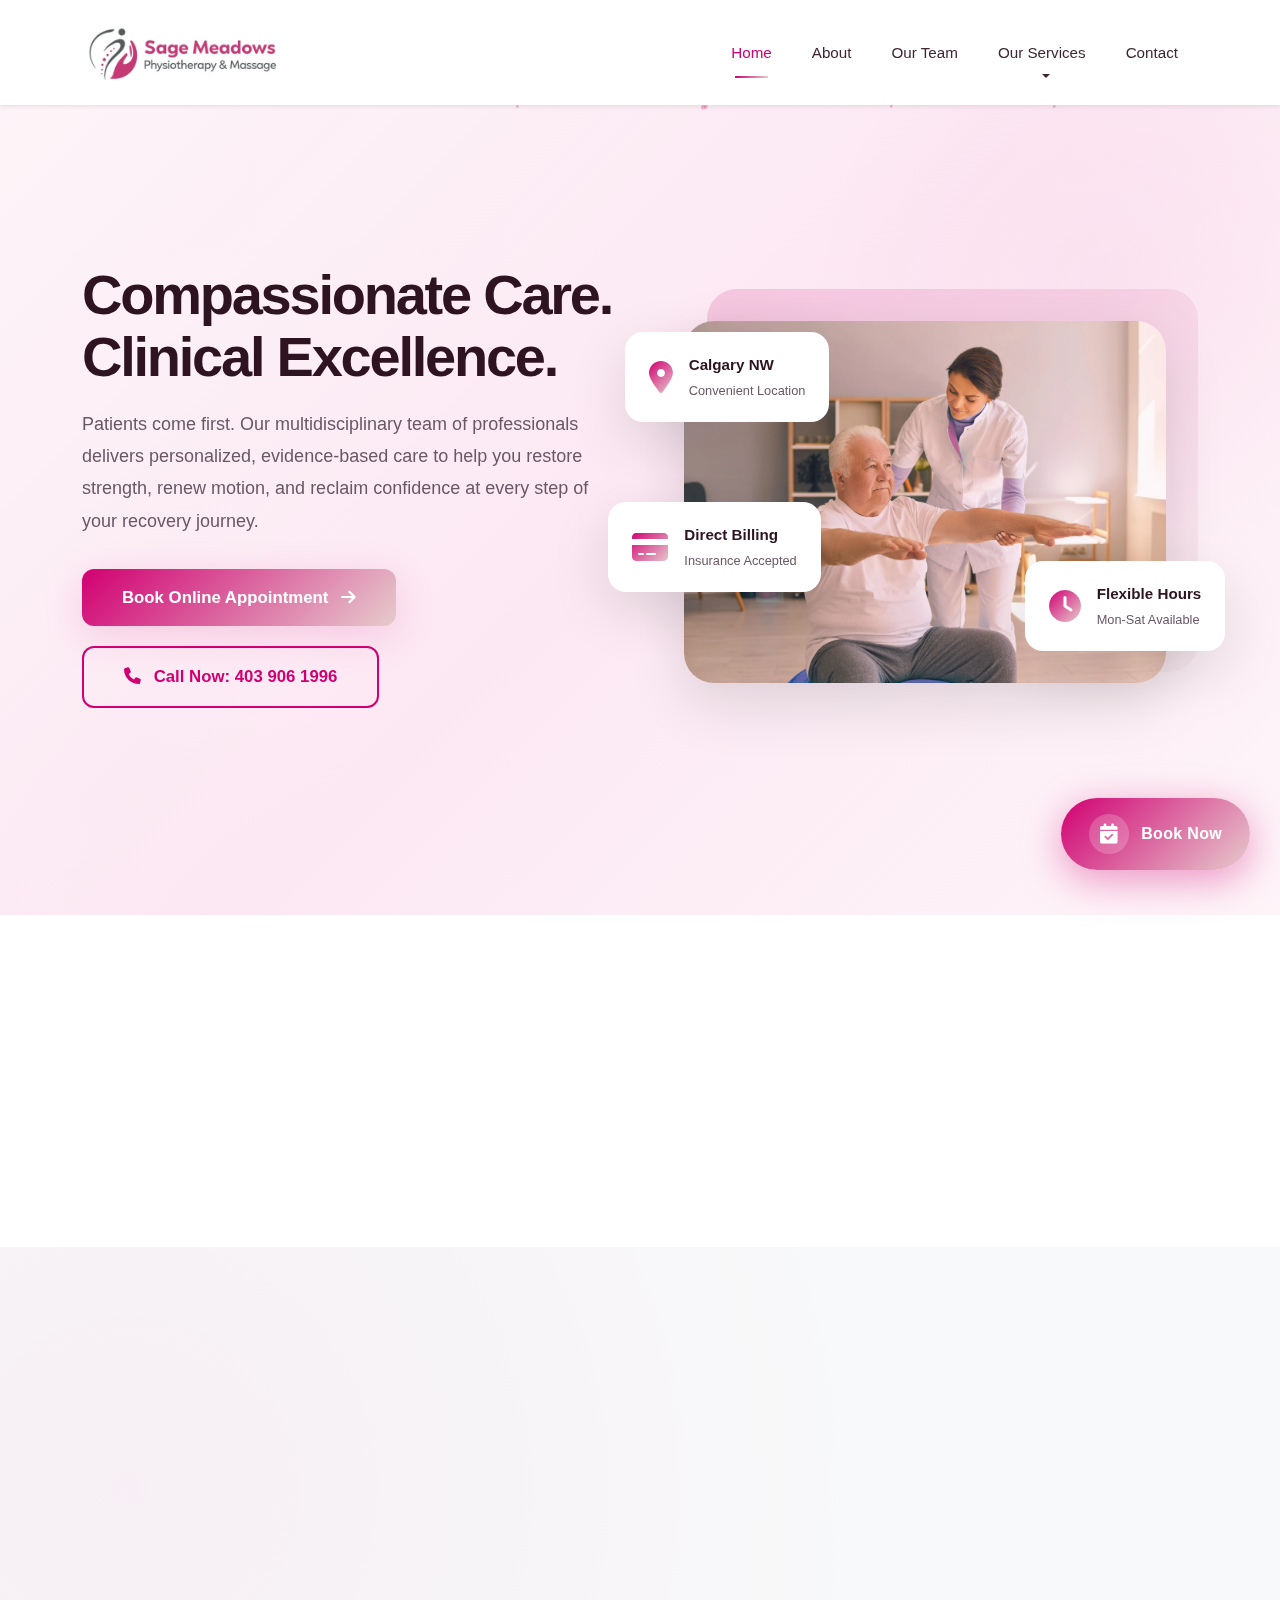
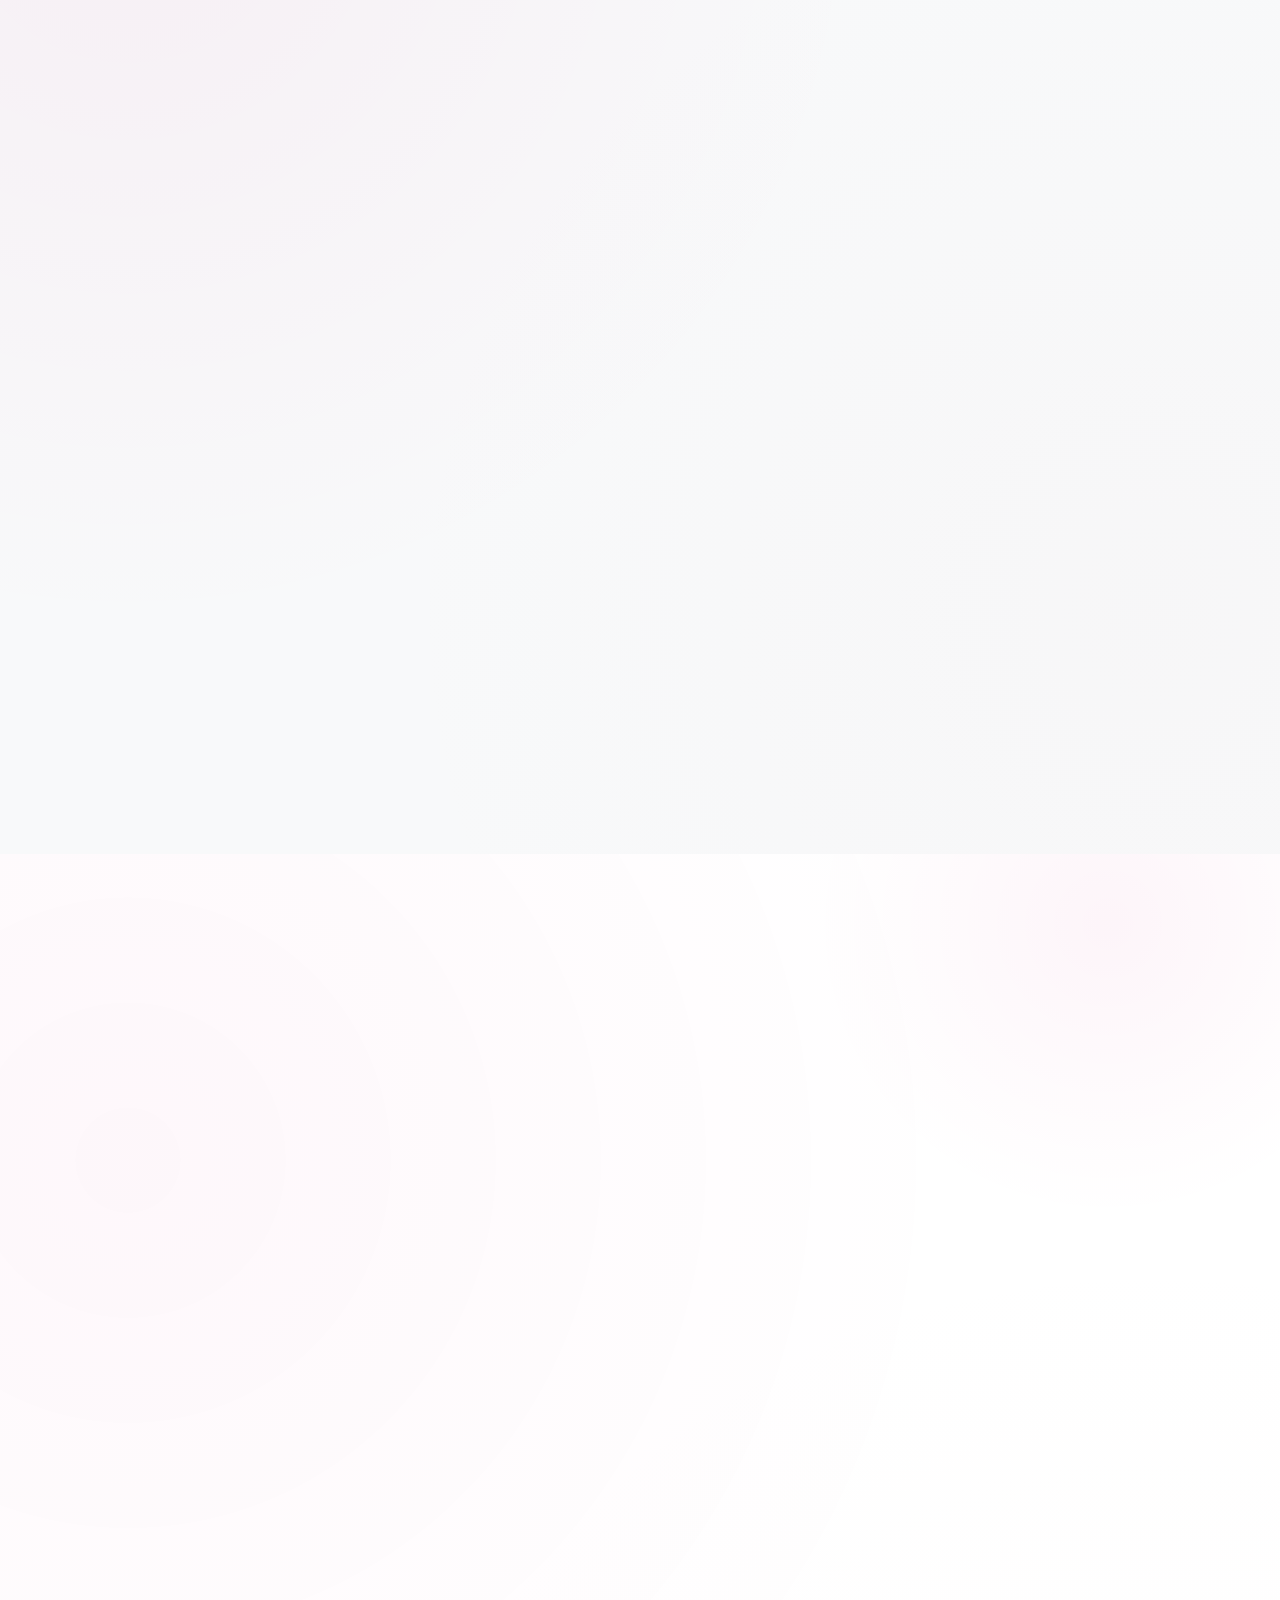
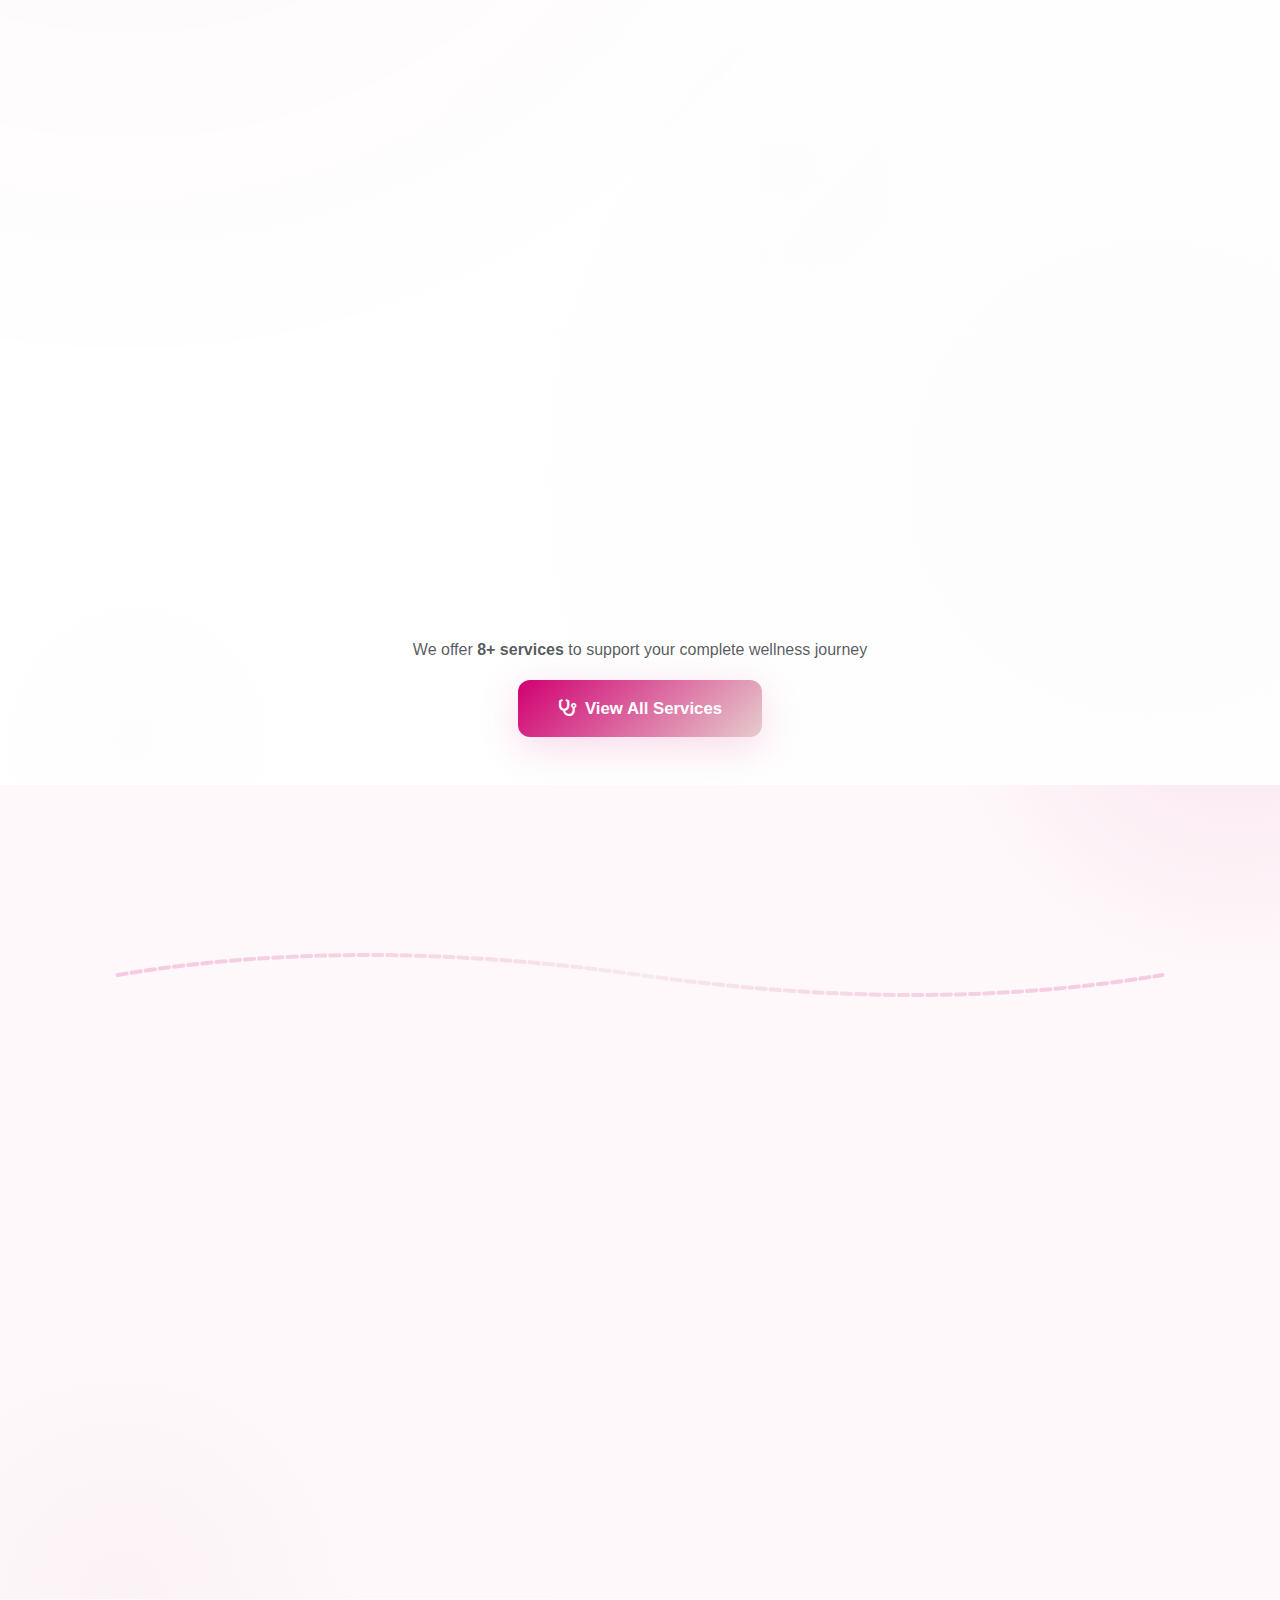
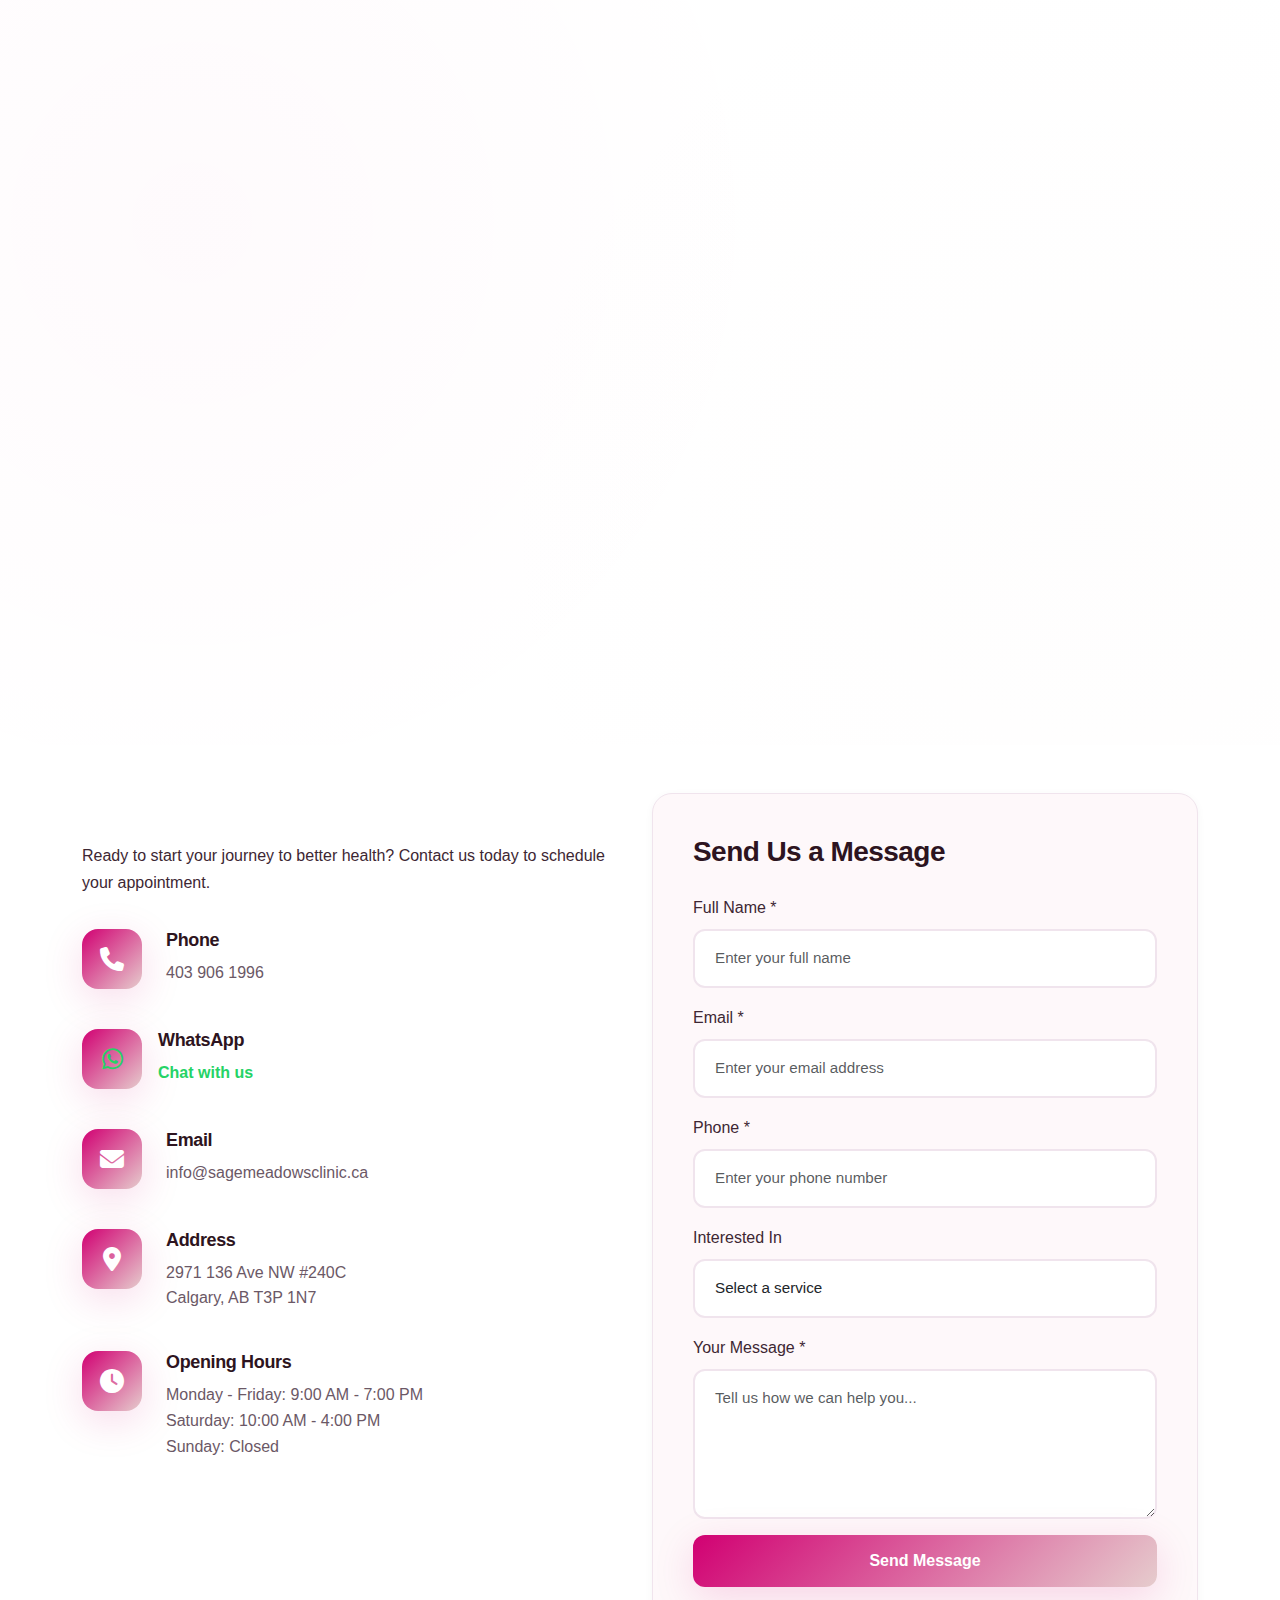
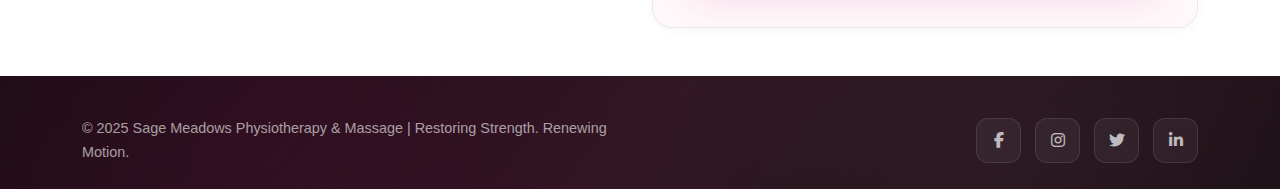
<file: index.html>
<!DOCTYPE html>
<html lang="en">
<head>
    <meta charset="UTF-8">
    <meta name="viewport" content="width=device-width, initial-scale=1.0">
    <title>Sage Meadows Physiotherapy & Massage - Calgary NW Physiotherapy</title>
    <link href="https://cdn.jsdelivr.net/npm/bootstrap@5.3.0/dist/css/bootstrap.min.css" rel="stylesheet">
    <link rel="stylesheet" href="https://cdnjs.cloudflare.com/ajax/libs/font-awesome/6.4.0/css/all.min.css">
    <link href="https://unpkg.com/aos@2.3.1/dist/aos.css" rel="stylesheet">
    <link rel="stylesheet" href="css/style.css">
    <link rel="stylesheet" href="css/appointment.css">
    <link rel="icon" href="favicon.ico" sizes="32x32" type="image/x-icon">

</head>
<body>
    <nav class="navbar navbar-expand-lg navbar-light bg-white sticky-top shadow-sm">
        <div class="container">
            <a class="navbar-brand" href="index.html">
                <img src="images/logo.png" alt="Sage Meadows Physiotherapy & Massage" class="logo-img">
            </a>
            <button class="navbar-toggler" type="button" data-bs-toggle="collapse" data-bs-target="#navbarNav">
                <span class="navbar-toggler-icon"></span>
            </button>
            <div class="collapse navbar-collapse" id="navbarNav">
                <ul class="navbar-nav ms-auto">
                    <li class="nav-item">
                        <a class="nav-link active" href="index.html">Home</a>
                    </li>
                    <li class="nav-item">
                        <a class="nav-link" href="about.html">About</a>
                    </li>
                    <li class="nav-item">
                        <a class="nav-link" href="team.html">Our Team</a>
                    </li>
                    <li class="nav-item dropdown">
                        <a class="nav-link dropdown-toggle" href="services.html" role="button" data-bs-toggle="dropdown">
                            Our Services
                        </a>
                        <ul class="dropdown-menu">
                            <li><a class="dropdown-item" href="physiotherapy.html">Physiotherapy</a></li>
                            <li><a class="dropdown-item" href="massage.html">Massage Therapy</a></li>
                            <li><a class="dropdown-item" href="chiropractic.html">Chiropractic</a></li>
                            <li><a class="dropdown-item" href="acupuncture.html">Acupuncture</a></li>
                            <li><a class="dropdown-item" href="osteopathy.html">Osteopathy</a></li>
                            <li><a class="dropdown-item" href="psychology.html">Psychology</a></li>
                            <li><a class="dropdown-item" href="dietitian.html">Dietitian</a></li>
                            <li><a class="dropdown-item" href="orthotics.html">Custom Orthotics</a></li>
                        </ul>
                    </li>
                    <li class="nav-item">
                        <a class="nav-link" href="contact.html">Contact</a>
                    </li>
                </ul>
            </div>
        </div>
    </nav>
    <section class="hero-section">
        <div class="hero-bg-shapes">
            <div class="shape shape-1"></div>
            <div class="shape shape-2"></div>
            <div class="shape shape-3"></div>
        </div>
        <div class="container">
            <div class="row align-items-center mb-5">
                <div class="col-lg-6" data-aos="fade-right">
                    <div class="hero-badge d-none">
                        <i class="fas fa-star"></i> Trusted by 5000+ Patients
                    </div>
                    <h1 class="hero-title">Compassionate Care. <span class="text-gradient">Clinical Excellence.</span></h1>
                    <p class="hero-description">Patients come first. Our multidisciplinary team of professionals delivers personalized, evidence-based care to help you restore strength, renew motion, and reclaim confidence at every step of your recovery journey.</p>
                    <div class="hero-buttons">
                        <a href="https://sagemeadowsphysiotherapy.janeapp.com/" target="_blank" rel="noopener noreferrer" class="btn btn-primary btn-lg">
                            <span>Book Online Appointment</span>
                            <i class="fas fa-arrow-right ms-2"></i>
                        </a>
                        <a href="tel:4039061996" class="btn btn-outline-primary btn-lg">
                            <i class="fas fa-phone me-2"></i>
                            <span>Call Now: 403 906 1996</span>
                        </a>
                    </div>
                    <div class="hero-stats mt-5" style="display: none;">
                        <div class="stat-item">
                            <div class="stat-icon">
                                <i class="fas fa-spa"></i>
                            </div>
                            <div>
                                <strong>Physiotherapy</strong>
                                <span>& Rehab</span>
                            </div>
                        </div>
                        <div class="stat-item">
                            <div class="stat-icon">
                                <i class="fas fa-hands"></i>
                            </div>
                            <div>
                                <strong>Massage</strong>
                                <span>& Cupping</span>
                            </div>
                        </div>
                        <div class="stat-item">
                            <div class="stat-icon">
                                <i class="fas fa-bone"></i>
                            </div>
                            <div>
                                <strong>Chiropractic</strong>
                                <span>& Joint Care</span>
                            </div>
                        </div>
                        <div class="stat-item">
                            <div class="stat-icon">
                                <i class="fas fa-syringe"></i>
                            </div>
                            <div>
                                <strong>Acupuncture</strong>
                                <span>& Dry Needling</span>
                            </div>
                        </div>
                    </div>
                </div>
                <div class="col-lg-6" data-aos="fade-left">
                    <div class="hero-image-wrapper">
                        <div class="hero-image-decoration"></div>
                        <img src="images/hero.webp" alt="Physiotherapy" class="img-fluid hero-main-image">
                        <div class="floating-card floating-card-1">
                            <i class="fas fa-map-marker-alt"></i>
                            <div>
                                <strong>Calgary NW</strong>
                                <span>Convenient Location</span>
                            </div>
                        </div>
                        <div class="floating-card floating-card-2">
                            <i class="fas fa-clock"></i>
                            <div>
                                <strong>Flexible Hours</strong>
                                <span>Mon-Sat Available</span>
                            </div>
                        </div>
                        <div class="floating-card floating-card-3">
                            <i class="fas fa-credit-card"></i>
                            <div>
                                <strong>Direct Billing</strong>
                                <span>Insurance Accepted</span>
                            </div>
                        </div>
                    </div>
                </div>
            </div>
        </div>
    </section>
    <section class="services-cards-section py-5">
        <div class="container">
            <div class="services-cards-header" data-aos="fade-up">
                <h3 class="services-cards-title">Our Complete Healthcare Services</h3>
                <p class="services-cards-subtitle">Comprehensive care across all healthcare disciplines</p>
            </div>
            <div class="row g-2 g-md-3">
                <div class="col-6 col-md-4 col-lg-3" data-aos="fade-up" data-aos-delay="50">
                    <a href="physiotherapy.html" class="hero-service-item">
                        <div class="hero-service-icon">
                            <i class="fas fa-spa"></i>
                        </div>
                        <h4 class="hero-service-name">Physiotherapy</h4>
                    </a>
                </div>
                <div class="col-6 col-md-4 col-lg-3" data-aos="fade-up" data-aos-delay="100">
                    <a href="massage.html" class="hero-service-item">
                        <div class="hero-service-icon">
                            <i class="fas fa-hands"></i>
                        </div>
                        <h4 class="hero-service-name">Massage Therapy</h4>
                    </a>
                </div>
                <div class="col-6 col-md-4 col-lg-3" data-aos="fade-up" data-aos-delay="150">
                    <a href="chiropractic.html" class="hero-service-item">
                        <div class="hero-service-icon">
                            <i class="fas fa-bone"></i>
                        </div>
                        <h4 class="hero-service-name">Chiropractic</h4>
                    </a>
                </div>
                <div class="col-6 col-md-4 col-lg-3" data-aos="fade-up" data-aos-delay="200">
                    <a href="acupuncture.html" class="hero-service-item">
                        <div class="hero-service-icon">
                            <i class="fas fa-syringe"></i>
                        </div>
                        <h4 class="hero-service-name">Acupuncture</h4>
                    </a>
                </div>
                <div class="col-6 col-md-4 col-lg-3" data-aos="fade-up" data-aos-delay="50">
                    <a href="osteopathy.html" class="hero-service-item">
                        <div class="hero-service-icon">
                            <i class="fas fa-hand-holding-medical"></i>
                        </div>
                        <h4 class="hero-service-name">Osteopathy</h4>
                    </a>
                </div>
                <div class="col-6 col-md-4 col-lg-3" data-aos="fade-up" data-aos-delay="100">
                    <a href="psychology.html" class="hero-service-item">
                        <div class="hero-service-icon">
                            <i class="fas fa-brain"></i>
                        </div>
                        <h4 class="hero-service-name">Psychology</h4>
                    </a>
                </div>
                <div class="col-6 col-md-4 col-lg-3" data-aos="fade-up" data-aos-delay="150">
                    <a href="dietitian.html" class="hero-service-item">
                        <div class="hero-service-icon">
                            <i class="fas fa-apple-alt"></i>
                        </div>
                        <h4 class="hero-service-name">Dietitian</h4>
                    </a>
                </div>
                <div class="col-6 col-md-4 col-lg-3" data-aos="fade-up" data-aos-delay="200">
                    <a href="orthotics.html" class="hero-service-item">
                        <div class="hero-service-icon">
                            <i class="fas fa-shoe-prints"></i>
                        </div>
                        <h4 class="hero-service-name">Custom Orthotics</h4>
                    </a>
                </div>
            </div>
        </div>
    </section>
    <section class="why-us-section py-5 bg-light">
        <div class="container">
            <div class="text-center mb-5" data-aos="fade-up">
                <h2 class="section-title">Why Sage Meadows Physiotherapy & Massage</h2>
                <p class="section-subtitle">Warm, heart focused care with plans that fit real life</p>
            </div>
            <div class="row g-4 mb-4">
                <div class="col-md-6 col-lg-4" data-aos="fade-up" data-aos-delay="100">
                    <div class="why-card h-100">
                        <div class="why-icon">
                            <i class="fas fa-hospital"></i>
                        </div>
                        <h4>Comprehensive Care Under One Roof</h4>
                        <p>From physiotherapy and chiropractic care to massage, acupuncture, and nutrition, our integrated team collaborates to create holistic treatment plans.</p>
                    </div>
                </div>
                <div class="col-md-6 col-lg-4" data-aos="fade-up" data-aos-delay="200">
                    <div class="why-card h-100">
                        <div class="why-icon">
                            <i class="fas fa-users"></i>
                        </div>
                        <h4>Community-Based and Family-Focused</h4>
                        <p>Proudly serving Sage Meadows and nearby communities, we provide accessible care for individuals, families, athletes, and seniors.</p>
                    </div>
                </div>
                <div class="col-md-6 col-lg-4" data-aos="fade-up" data-aos-delay="300">
                    <div class="why-card h-100">
                        <div class="why-icon">
                            <i class="fas fa-user-check"></i>
                        </div>
                        <h4>Personalized Treatment Approach</h4>
                        <p>Every patient is unique. We design individualized care plans that fit your lifestyle, history, and goals.</p>
                    </div>
                </div>
            </div>
            <div class="row g-4 justify-content-center">
                <div class="col-md-6 col-lg-4" data-aos="fade-up" data-aos-delay="400">
                    <div class="why-card h-100">
                        <div class="why-icon">
                            <i class="fas fa-globe"></i>
                        </div>
                        <h4>Multilingual Team</h4>
                        <p>Our practitioners speak English, Punjabi, Hindi, Urdu, Filipino, and Mandarin, ensuring every patient feels heard and understood.</p>
                    </div>
                </div>
                <div class="col-md-6 col-lg-4" data-aos="fade-up" data-aos-delay="500">
                    <div class="why-card h-100">
                        <div class="why-icon">
                            <i class="fas fa-heart"></i>
                        </div>
                        <h4>Caring and Experienced Professionals</h4>
                        <p>Our team is built on empathy, expertise, and trust. We listen, educate, and empower you to take charge of your well-being.</p>
                    </div>
                </div>
            </div>
            <div class="text-center mt-5" data-aos="fade-up" data-aos-delay="600">
                <p class="lead mb-0">Your path to healing begins here. Call us at <a href="tel:4039061996" class="text-primary fw-bold">403 906 1996</a> or <a href="https://sagemeadowsphysiotherapy.janeapp.com/" target="_blank" rel="noopener noreferrer" class="text-primary fw-bold">book online today</a>.</p>
            </div>
        </div>
    </section>
    <section class="services-highlight py-5" id="services">
        <div class="hero-bg-shapes">
            <div class="shape shape-1"></div>
            <div class="shape shape-2"></div>
            <div class="shape shape-3"></div>
        </div>
        <div class="container">
            <div class="text-center mb-5" data-aos="fade-up">
                <div class="services-badge">
                    <i class="fas fa-clinic-medical"></i>
                    <span>Our Expertise</span>
                </div>
                <h2 class="section-title">Comprehensive Services</h2>
                <p class="section-subtitle">Expert care across 8+ healthcare disciplines tailored to your unique needs</p>
            </div>
            <div class="row g-4">
                <div class="col-md-6 col-lg-4" data-aos="fade-up" data-aos-delay="100">
                    <div class="service-card">
                        <div class="service-img-wrapper">
                            <img src="images/services/Physiotherapy.svg" alt="Physiotherapy" class="service-img">
                            <div class="service-badge">Primary Service</div>
                            <div class="service-overlay">
                                <i class="fas fa-spa"></i>
                            </div>
                        </div>
                        <div class="service-content">
                            <h4>Physiotherapy</h4>
                            <p>Our physiotherapy services form the foundation of your rehabilitation journey. We focus on identifying root causes, restoring movement, and preventing recurrence.</p>
                            <a href="physiotherapy.html" class="service-link">Learn more <i class="fas fa-arrow-right"></i></a>
                        </div>
                    </div>
                </div>
                <div class="col-md-6 col-lg-4" data-aos="fade-up" data-aos-delay="150">
                    <div class="service-card">
                        <div class="service-img-wrapper">
                            <img src="images/services/Massage Therapy.svg" alt="Massage Therapy" class="service-img">
                            <div class="service-overlay">
                                <i class="fas fa-hands"></i>
                            </div>
                        </div>
                        <div class="service-content">
                            <h4>Massage Therapy</h4>
                            <p>Our Registered Massage Therapists (RMTs) deliver therapeutic and restorative treatments that target muscle tightness, improve circulation, and promote deep relaxation.</p>
                            <a href="massage.html" class="service-link">Learn more <i class="fas fa-arrow-right"></i></a>
                        </div>
                    </div>
                </div>
                <div class="col-md-6 col-lg-4" data-aos="fade-up" data-aos-delay="200">
                    <div class="service-card">
                        <div class="service-img-wrapper">
                            <img src="images/services/Chiropractic.svg" alt="Chiropractic" class="service-img">
                            <div class="service-overlay">
                                <i class="fas fa-bone"></i>
                            </div>
                        </div>
                        <div class="service-content">
                            <h4>Chiropractic</h4>
                            <p>Our chiropractic care focuses on restoring proper alignment, enhancing mobility, and improving the natural function of your spine and nervous system.</p>
                            <a href="chiropractic.html" class="service-link">Learn more <i class="fas fa-arrow-right"></i></a>
                        </div>
                    </div>
                </div>
                <div class="col-md-6 col-lg-4" data-aos="fade-up" data-aos-delay="100">
                    <div class="service-card">
                        <div class="service-img-wrapper">
                            <img src="images/services/Acupuncture.svg" alt="Acupuncture" class="service-img">
                            <div class="service-overlay">
                                <i class="fas fa-syringe"></i>
                            </div>
                        </div>
                        <div class="service-content">
                            <h4>Acupuncture</h4>
                            <p>Our acupuncture and needling services combine Traditional Chinese Medicine principles with modern musculoskeletal science.</p>
                            <a href="acupuncture.html" class="service-link">Learn more <i class="fas fa-arrow-right"></i></a>
                        </div>
                    </div>
                </div>
                <div class="col-md-6 col-lg-4" data-aos="fade-up" data-aos-delay="150">
                    <div class="service-card">
                        <div class="service-img-wrapper">
                            <img src="images/services/Osteopathy.svg" alt="Osteopathy" class="service-img">
                            <div class="service-overlay">
                                <i class="fas fa-hand-holding-medical"></i>
                            </div>
                        </div>
                        <div class="service-content">
                            <h4>Osteopathy</h4>
                            <p>Osteopathy is a gentle, hands-on therapy that emphasizes the interconnectedness of the body's structure and function.</p>
                            <a href="osteopathy.html" class="service-link">Learn more <i class="fas fa-arrow-right"></i></a>
                        </div>
                    </div>
                </div>
                <div class="col-md-6 col-lg-4" data-aos="fade-up" data-aos-delay="200">
                    <div class="service-card">
                        <div class="service-img-wrapper">
                            <img src="images/services/Psychology.svg" alt="Psychology" class="service-img">
                            <div class="service-overlay">
                                <i class="fas fa-brain"></i>
                            </div>
                        </div>
                        <div class="service-content">
                            <h4>Psychology</h4>
                            <p>Our Registered Psychologists offer compassionate, confidential care for individuals experiencing anxiety, depression, trauma, and adjustment challenges.</p>
                            <a href="psychology.html" class="service-link">Learn more <i class="fas fa-arrow-right"></i></a>
                        </div>
                    </div>
                </div>
            </div>
            <div class="services-highlight-footer">
                <p class="text-center text-muted mb-3">We offer <strong>8+ services</strong> to support your complete wellness journey</p>
                <div class="text-center">
                    <a href="services.html" class="btn btn-primary btn-lg btn-services-cta">
                        <i class="fas fa-stethoscope me-2"></i>View All Services
                    </a>
                </div>
            </div>
        </div>
    </section>
    <section class="steps-section py-5">
        <div class="container">
            <div class="text-center mb-5" data-aos="fade-up">
                <h2 class="section-title">Your Journey to Better Health Starts Here</h2>
                <p class="section-subtitle">We want your first visit to be seamless and comfortable</p>
            </div>
            <div class="steps-trail-wrapper">
                <svg class="steps-trail" viewBox="0 0 1200 100" preserveAspectRatio="none">
                    <path d="M 50 50 Q 300 10, 600 50 T 1150 50"
                          stroke="url(#trailGradient)"
                          stroke-width="4"
                          fill="none"
                          stroke-linecap="round"
                          stroke-dasharray="10,5"/>
                    <defs>
                        <linearGradient id="trailGradient" x1="0%" y1="0%" x2="100%" y2="0%">
                            <stop offset="0%" style="stop-color:#d10072;stop-opacity:0.3" />
                            <stop offset="50%" style="stop-color:#e6cccd;stop-opacity:0.5" />
                            <stop offset="100%" style="stop-color:#d10072;stop-opacity:0.3" />
                        </linearGradient>
                    </defs>
                </svg>
            </div>
            <div class="row g-4">
                <div class="col-lg-4" data-aos="fade-up" data-aos-delay="100">
                    <div class="step-card">
                        <div class="step-number-wrapper">
                            <div class="step-number">1</div>
                        </div>
                        <div class="step-icon">
                            <i class="fas fa-calendar-check"></i>
                        </div>
                        <h4>Book Your Appointment</h4>
                        <p>Arrive 5-10 minutes early for paperwork. We're wheelchair accessible with dedicated handicap parking directly in front.</p>
                    </div>
                </div>
                <div class="col-lg-4" data-aos="fade-up" data-aos-delay="200">
                    <div class="step-card">
                        <div class="step-number-wrapper">
                            <div class="step-number">2</div>
                        </div>
                        <div class="step-icon">
                            <i class="fas fa-user-doctor"></i>
                        </div>
                        <h4>Your First Visit</h4>
                        <p>Your clinician will take a detailed health history, perform a functional assessment, and explain findings before beginning treatment.</p>
                    </div>
                </div>
                <div class="col-lg-4" data-aos="fade-up" data-aos-delay="300">
                    <div class="step-card">
                        <div class="step-number-wrapper">
                            <div class="step-number">3</div>
                        </div>
                        <div class="step-icon">
                            <i class="fas fa-heart-pulse"></i>
                        </div>
                        <h4>Continue Your Recovery</h4>
                        <p>You'll receive a home plan with exercises and tips. Most patients notice improvement within a few sessions.</p>
                    </div>
                </div>
            </div>
            <div class="text-center mt-4" data-aos="fade-up">
                <button class="btn btn-outline-primary btn-lg" id="beforeVisitBtn">
                    <i class="fas fa-info-circle me-2"></i>
                    Learn More About Your First Visit
                </button>
            </div>
        </div>
    </section>
    <section class="testimonials-section py-5">
        <div class="container">
            <div class="text-center mb-5" data-aos="fade-up">
                <h2 class="section-title">What Our Patients Say</h2>
                <p class="section-subtitle">Real stories from real people</p>
            </div>
            <div class="row g-4">
                <div class="col-lg-4 col-md-6" data-aos="fade-up" data-aos-delay="100">
                    <div class="testimonial-card">
                        <div class="testimonial-rating">
                            <i class="fas fa-star"></i>
                            <i class="fas fa-star"></i>
                            <i class="fas fa-star"></i>
                            <i class="fas fa-star"></i>
                            <i class="fas fa-star"></i>
                        </div>
                        <p class="testimonial-text">"I had a great experience with Abiola, the physiotherapist and Nirali, the massage therapist. They are both very professional and addressed all my concerns, something I didn't get at other clinics I have been to. Great value for money spent. I highly recommend their services."</p>
                        <div class="testimonial-author">
                            <h5>Tomilola Ajayi</h5>
                            <span>Local Guide • 20 reviews</span>
                        </div>
                    </div>
                </div>
                <div class="col-lg-4 col-md-6" data-aos="fade-up" data-aos-delay="200">
                    <div class="testimonial-card">
                        <div class="testimonial-rating">
                            <i class="fas fa-star"></i>
                            <i class="fas fa-star"></i>
                            <i class="fas fa-star"></i>
                            <i class="fas fa-star"></i>
                            <i class="fas fa-star"></i>
                        </div>
                        <p class="testimonial-text">"Nirali is professional and we are comfortable with her massage service. We are also happy with Abiola for physio service, pleasant and professional! The receptionist is also very pleasant and friendly to work with. We enjoy the services provided by this clinic."</p>
                        <div class="testimonial-author">
                            <h5>Ronnie PR</h5>
                            <span>Calgary • 5 reviews</span>
                        </div>
                    </div>
                </div>
                <div class="col-lg-4 col-md-6" data-aos="fade-up" data-aos-delay="300">
                    <div class="testimonial-card">
                        <div class="testimonial-rating">
                            <i class="fas fa-star"></i>
                            <i class="fas fa-star"></i>
                            <i class="fas fa-star"></i>
                            <i class="fas fa-star"></i>
                            <i class="fas fa-star"></i>
                        </div>
                        <p class="testimonial-text">"Nirali is the best massage therapist! Always feeling relaxed after me and my wife did a series of sessions in this branch. Abiola is also great! This location is professional and easy to deal with. Highly recommended."</p>
                        <div class="testimonial-author">
                            <h5>Rhonnie Joaquin</h5>
                            <span>Local Guide • 16 reviews</span>
                        </div>
                    </div>
                </div>
            </div>
        </div>
    </section>
    <section class="contact-section py-5" id="contact">
        <div class="container">
            <div class="row g-4">
                <div class="col-lg-6">
                    <h2 class="section-title">Get In Touch</h2>
                    <p class="mb-4">Ready to start your journey to better health? Contact us today to schedule your appointment.</p>
                    <div class="contact-info">
                        <div class="contact-item">
                            <i class="fas fa-phone"></i>
                            <div>
                                <h5>Phone</h5>
                                <p>403 906 1996</p>
                            </div>
                        </div>
                        <div class="contact-item">
                            <a href="https://wa.me/14039061996" target="_blank" rel="noopener noreferrer" style="text-decoration: none; color: inherit; display: flex; align-items: flex-start; gap: 1rem;">
                                <i class="fab fa-whatsapp" style="font-size: 1.5rem; color: #25D366;"></i>
                                <div>
                                    <h5>WhatsApp</h5>
                                    <p style="color: #25D366; font-weight: 600;">Chat with us</p>
                                </div>
                            </a>
                        </div>
                        <div class="contact-item">
                            <i class="fas fa-envelope"></i>
                            <div>
                                <h5>Email</h5>
                                <p>info@sagemeadowsclinic.ca</p>
                            </div>
                        </div>
                        <div class="contact-item">
                            <i class="fas fa-map-marker-alt"></i>
                            <div>
                                <h5>Address</h5>
                                <p>2971 136 Ave NW #240C<br>Calgary, AB T3P 1N7</p>
                            </div>
                        </div>
                        <div class="contact-item">
                            <i class="fas fa-clock"></i>
                            <div>
                                <h5>Opening Hours</h5>
                                <p>Monday - Friday: 9:00 AM - 7:00 PM<br>
                                Saturday: 10:00 AM - 4:00 PM<br>
                                Sunday: Closed</p>
                            </div>
                        </div>
                    </div>
                </div>
                <div class="col-lg-6">
                    <div class="contact-form-wrapper">
                        <h3 class="mb-4">Send Us a Message</h3>
                        <form class="contact-form">
                            <div class="mb-3">
                                <label class="form-label">Full Name *</label>
                                <input type="text" class="form-control" placeholder="Enter your full name" required>
                            </div>
                            <div class="mb-3">
                                <label class="form-label">Email *</label>
                                <input type="email" class="form-control" placeholder="Enter your email address" required>
                            </div>
                            <div class="mb-3">
                                <label class="form-label">Phone *</label>
                                <input type="tel" class="form-control" placeholder="Enter your phone number" required>
                            </div>
                            <div class="mb-3">
                                <label class="form-label">Interested In</label>
                                <select class="form-control">
                                    <option value="">Select a service</option>
                                    <option value="physiotherapy">Physiotherapy</option>
                                    <option value="massage">Massage Therapy</option>
                                    <option value="chiropractic">Chiropractic</option>
                                    <option value="acupuncture">Acupuncture</option>
                                    <option value="osteopathy">Osteopathy</option>
                                    <option value="psychology">Psychology</option>
                                    <option value="dietitian">Dietitian</option>
                                <option value="orthotics">Custom Orthotics</option>
                                    <option value="general">General Inquiry</option>
                                </select>
                            </div>
                            <div class="mb-3">
                                <label class="form-label">Your Message *</label>
                                <textarea class="form-control" rows="5" placeholder="Tell us how we can help you..." required></textarea>
                            </div>
                            <button type="submit" class="btn btn-primary w-100">Send Message</button>
                        </form>
                    </div>
                </div>
            </div>
        </div>
    </section>
    <footer class="footer bg-dark text-white py-4">
        <div class="container">
            <div class="footer-bottom">
                <div class="row align-items-center g-3">
                    <div class="col-md-6 text-center text-md-start">
                        <p class="mb-0">&copy; 2025 Sage Meadows Physiotherapy & Massage | Restoring Strength. Renewing Motion.</p>
                    </div>
                    <div class="col-md-6 text-center text-md-end">
                        <div class="social-links justify-content-center justify-content-md-end">
                            <a href="#" class="social-link" aria-label="Facebook"><i class="fab fa-facebook-f"></i></a>
                            <a href="#" class="social-link" aria-label="Instagram"><i class="fab fa-instagram"></i></a>
                            <a href="#" class="social-link" aria-label="Twitter"><i class="fab fa-twitter"></i></a>
                            <a href="#" class="social-link" aria-label="LinkedIn"><i class="fab fa-linkedin-in"></i></a>
                        </div>
                    </div>
                </div>
            </div>
        </div>
    </footer>
    <a href="https://sagemeadowsphysiotherapy.janeapp.com/" target="_blank" rel="noopener noreferrer" class="floating-appointment-btn" aria-label="Schedule Appointment">
        <span class="btn-icon">
            <i class="fas fa-calendar-check"></i>
        </span>
        <span class="btn-text">Book Now</span>
    </a>
    <div class="appointment-modal" id="appointmentModal">
        <div class="appointment-modal-overlay"></div>
        <div class="appointment-modal-content">
            <button class="modal-close" id="closeModal">
                <i class="fas fa-times"></i>
            </button>
            <div class="modal-header-custom">
                <div class="modal-icon-wrapper">
                    <i class="fas fa-calendar-alt"></i>
                </div>
                <h2>Schedule Your Appointment</h2>
                <p>Choose your preferred date and time for consultation</p>
            </div>
            <form class="appointment-form" id="appointmentForm">
                <div class="row g-3">
                    <div class="col-md-6">
                        <label class="form-label">Full Name *</label>
                        <div class="input-with-icon">
                            <i class="fas fa-user"></i>
                            <input type="text" class="form-control" placeholder="John Doe" required>
                        </div>
                    </div>
                    <div class="col-md-6">
                        <label class="form-label">Phone Number *</label>
                        <div class="input-with-icon">
                            <i class="fas fa-phone"></i>
                            <input type="tel" class="form-control" placeholder="+1 403 906 1996" required>
                        </div>
                    </div>
                    <div class="col-md-6">
                        <label class="form-label">Email Address *</label>
                        <div class="input-with-icon">
                            <i class="fas fa-envelope"></i>
                            <input type="email" class="form-control" placeholder="john@example.com" required>
                        </div>
                    </div>
                    <div class="col-md-6">
                        <label class="form-label">Service Type *</label>
                        <div class="input-with-icon">
                            <i class="fas fa-briefcase-medical"></i>
                            <select class="form-control" required>
                                <option value="">Select Service</option>
                                <option value="sports">Sports Injuries</option>
                                <option value="back">Back Pain</option>
                                <option value="neck">Neck Pain</option>
                                <option value="joint">Joint Pain</option>
                                <option value="surgery">Post-Surgery Rehab</option>
                                <option value="massage">Massage Therapy</option>
                                <option value="exercise">Exercise Therapy</option>
                                <option value="womens">Women's Health</option>
                                <option value="other">Other</option>
                            </select>
                        </div>
                    </div>
                    <div class="col-md-6">
                        <label class="form-label">Preferred Date *</label>
                        <div class="input-with-icon">
                            <i class="fas fa-calendar"></i>
                            <input type="date" class="form-control" required>
                        </div>
                    </div>
                    <div class="col-md-6">
                        <label class="form-label">Preferred Time *</label>
                        <div class="input-with-icon">
                            <i class="fas fa-clock"></i>
                            <select class="form-control" required>
                                <option value="">Select Time</option>
                                <option value="08:00">08:00 AM</option>
                                <option value="09:00">09:00 AM</option>
                                <option value="10:00">10:00 AM</option>
                                <option value="11:00">11:00 AM</option>
                                <option value="12:00">12:00 PM</option>
                                <option value="13:00">01:00 PM</option>
                                <option value="14:00">02:00 PM</option>
                                <option value="15:00">03:00 PM</option>
                                <option value="16:00">04:00 PM</option>
                                <option value="17:00">05:00 PM</option>
                            </select>
                        </div>
                    </div>
                    <div class="col-12">
                        <label class="form-label">Additional Notes</label>
                        <div class="input-with-icon">
                            <i class="fas fa-comment-alt"></i>
                            <textarea class="form-control" rows="3" placeholder="Tell us about your condition or any specific concerns..."></textarea>
                        </div>
                    </div>
                </div>
                <div class="modal-actions">
                    <button type="button" class="btn btn-outline-secondary" id="cancelBtn">Cancel</button>
                    <button type="submit" class="btn btn-primary">
                        <i class="fas fa-check-circle me-2"></i>
                        Confirm Appointment
                    </button>
                </div>
            </form>
        </div>
    </div>
    <div class="appointment-modal" id="beforeVisitModal">
        <div class="appointment-modal-overlay"></div>
        <div class="appointment-modal-content" style="max-width: 900px;">
            <button class="modal-close" id="closeBeforeVisitModal">
                <i class="fas fa-times"></i>
            </button>
            <div class="modal-header-custom">
                <div class="modal-icon-wrapper">
                    <i class="fas fa-info-circle"></i>
                </div>
                <h2>Before Your Visit</h2>
                <p>What to Expect and How to Prepare</p>
            </div>
            <div class="before-visit-content" style="padding: 2rem; max-height: 60vh; overflow-y: auto;">
                <p class="lead mb-4">We want your first visit to be seamless and comfortable. Please arrive 5–10 minutes early for paperwork and enjoy a calm start to your session.</p>
                <div class="info-section mb-4">
                    <h4><i class="fas fa-map-marker-alt me-2 text-primary"></i>Parking & Directions</h4>
                    <p>We're located at <strong>2971 136 Ave NW #240C, Calgary, AB T3P 1N7</strong> in the Sage Meadows Plaza. The clinic is ground-level with two dedicated handicap-accessible parking spots directly in front of our entrance. Additional general parking is available nearby, and public transit routes serve the area.</p>
                </div>
                <div class="info-section mb-4">
                    <h4><i class="fas fa-wheelchair me-2 text-primary"></i>Accessibility</h4>
                    <p>Our clinic is wheelchair accessible with barrier-free entry, wide corridors, and supportive facilities. If you need assistance, our team will gladly help you from the car to the treatment area.</p>
                </div>
                <div class="info-section mb-4">
                    <h4><i class="fas fa-clipboard-list me-2 text-primary"></i>What to Bring</h4>
                    <ul class="ps-4">
                        <li>Loose, comfortable clothing (shorts or a t-shirt recommended)</li>
                        <li>Your Alberta Health Card and insurance information</li>
                        <li>Referral notes or medical reports if applicable</li>
                    </ul>
                </div>
                <div class="info-section mb-4">
                    <h4><i class="fas fa-user-doctor me-2 text-primary"></i>During Your First Visit</h4>
                    <p>Your clinician will take a detailed health history, perform a functional assessment, and explain findings before beginning gentle, personalized treatment. You'll receive a home plan with exercises and tips to continue your progress.</p>
                </div>
                <div class="info-section">
                    <h4><i class="fas fa-heart-pulse me-2 text-primary"></i>Aftercare</h4>
                    <p>Minor soreness is normal — like after a good workout. Stay hydrated, move gently, and follow your clinician's instructions. Most patients notice improvement within a few sessions.</p>
                </div>
            </div>
            <div class="modal-actions" style="padding: 1.5rem 2rem;">
                <button type="button" class="btn btn-primary w-100" id="closeBeforeVisitBtn">
                    <i class="fas fa-check me-2"></i>
                    Got It
                </button>
            </div>
        </div>
    </div>
    <script src="https://cdn.jsdelivr.net/npm/bootstrap@5.3.0/dist/js/bootstrap.bundle.min.js"></script>
    <script src="https://unpkg.com/aos@2.3.1/dist/aos.js"></script>
    <script>
    (function() {
        function fixMobileDropdown() {
            if (window.innerWidth < 992) {
                document.querySelectorAll('.dropdown-toggle').forEach(function(el) {
                    el.removeAttribute('data-bs-toggle');
                });
            }
        }
        if (document.readyState === 'loading') {
            document.addEventListener('DOMContentLoaded', fixMobileDropdown);
        } else {
            fixMobileDropdown();
        }
    })();
    </script>
    <script src="js/script.js"></script>
</body>
</html>
</file>
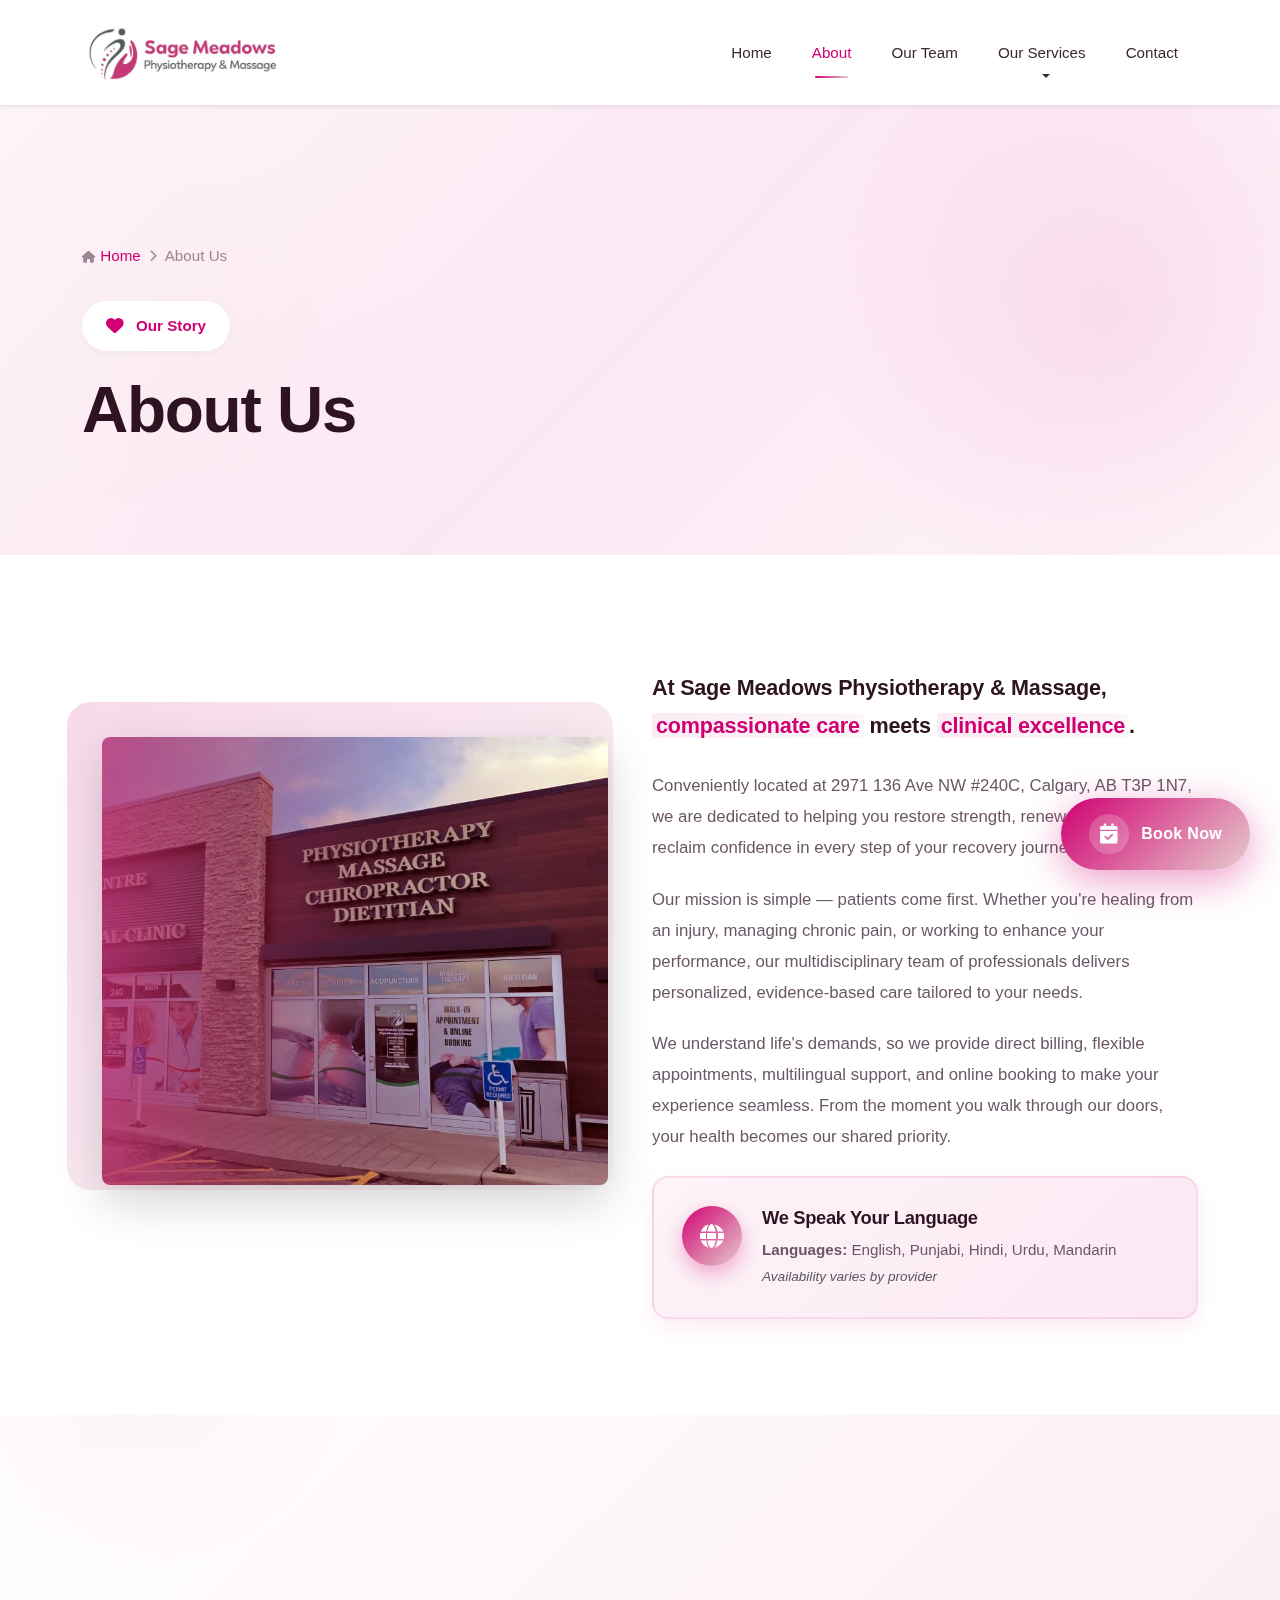
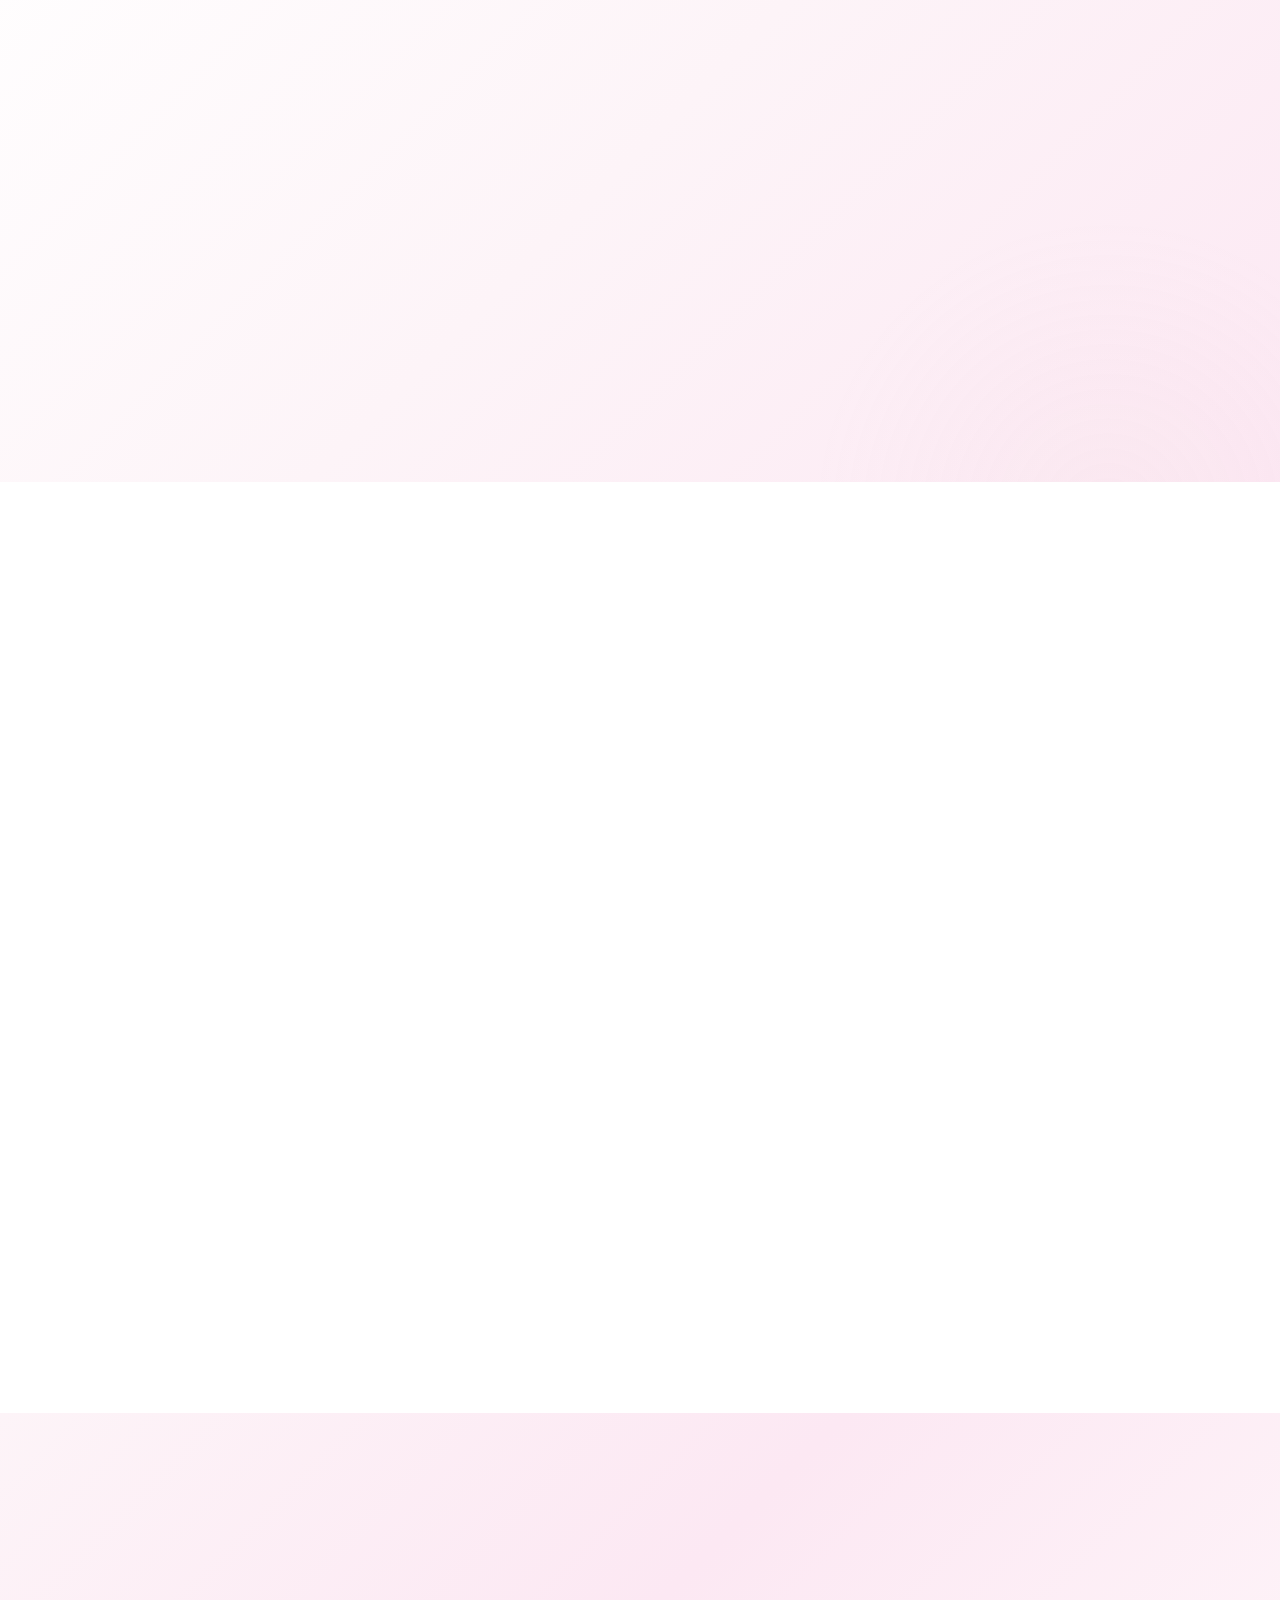
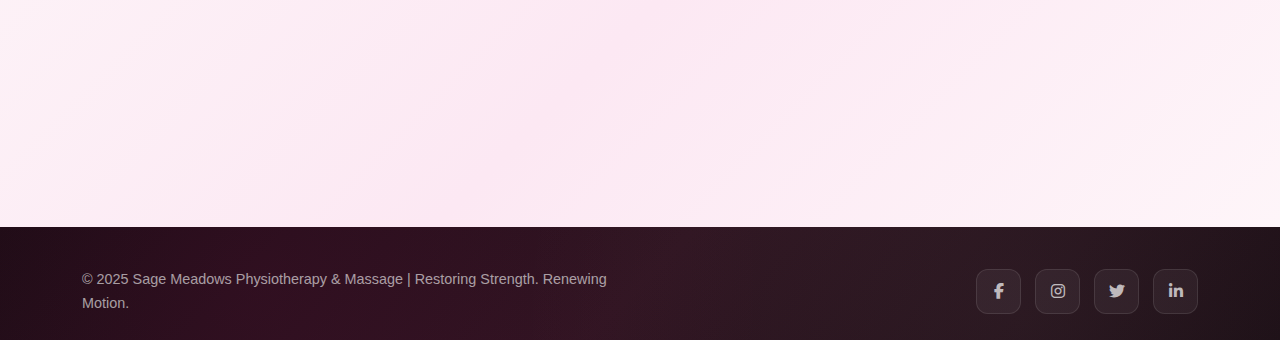
<file: about.html>
<!DOCTYPE html>
<html lang="en">
<head>
    <meta charset="UTF-8">
    <meta name="viewport" content="width=device-width, initial-scale=1.0">
    <title>About Us - Sage Meadows Physiotherapy & Massage</title>
    <link href="https://cdn.jsdelivr.net/npm/bootstrap@5.3.0/dist/css/bootstrap.min.css" rel="stylesheet">
    <link rel="stylesheet" href="https://cdnjs.cloudflare.com/ajax/libs/font-awesome/6.4.0/css/all.min.css">
    <link href="https://fonts.googleapis.com/css2?family=Montserrat:wght@300;400;500;600;700&display=swap" rel="stylesheet">
    <link href="https://unpkg.com/aos@2.3.1/dist/aos.css" rel="stylesheet">
    <link rel="stylesheet" href="css/style.css">
    <link rel="stylesheet" href="css/appointment.css">
    <link rel="icon" href="favicon.ico" sizes="32x32" type="image/x-icon">

</head>
<body>
<nav class="navbar navbar-expand-lg navbar-light bg-white sticky-top shadow-sm">
        <div class="container">
            <a class="navbar-brand" href="index.html">
                <img src="images/logo.png" alt="Sage Meadows Physiotherapy & Massage" class="logo-img">
            </a>
            <button class="navbar-toggler" type="button" data-bs-toggle="collapse" data-bs-target="#navbarNav">
                <span class="navbar-toggler-icon"></span>
            </button>
            <div class="collapse navbar-collapse" id="navbarNav">
                <ul class="navbar-nav ms-auto">
                    <li class="nav-item">
                        <a class="nav-link" href="index.html">Home</a>
                    </li>
                    <li class="nav-item">
                        <a class="nav-link active" href="about.html">About</a>
                    </li>
                    <li class="nav-item">
                        <a class="nav-link" href="team.html">Our Team</a>
                    </li>
                    <li class="nav-item dropdown">
                        <a class="nav-link dropdown-toggle" href="services.html" role="button" data-bs-toggle="dropdown">
                            Our Services
                        </a>
                        <ul class="dropdown-menu">
                            <li><a class="dropdown-item" href="physiotherapy.html">Physiotherapy</a></li>
                            <li><a class="dropdown-item" href="massage.html">Massage Therapy</a></li>
                            <li><a class="dropdown-item" href="chiropractic.html">Chiropractic</a></li>
                            <li><a class="dropdown-item" href="acupuncture.html">Acupuncture</a></li>
                            <li><a class="dropdown-item" href="osteopathy.html">Osteopathy</a></li>
                            <li><a class="dropdown-item" href="psychology.html">Psychology</a></li>
                            <li><a class="dropdown-item" href="dietitian.html">Dietitian</a></li>
                            <li><a class="dropdown-item" href="orthotics.html">Custom Orthotics</a></li>
                        </ul>
                    </li>
                    <li class="nav-item">
                        <a class="nav-link" href="contact.html">Contact</a>
                    </li>
                </ul>
            </div>
        </div>
    </nav>
    <section class="modern-page-header">
        <div class="container">
            <div class="row align-items-center">
                <div class="col-lg-8" data-aos="fade-up">
                    <nav class="breadcrumb-nav">
                        <a href="index.html"><i class="fas fa-home"></i> Home</a>
                        <i class="fas fa-chevron-right"></i>
                        <span>About Us</span>
                    </nav>
                    <div class="page-header-badge">
                        <i class="fas fa-heart"></i>
                        <span>Our Story</span>
                    </div>
                    <h1 class="page-header-title">About <span class="text-gradient">Us</span></h1>
                </div>
            </div>
        </div>
    </section>
    <section class="about-content py-5">
        <div class="container"> 
            <div class="row align-items-center mb-5">
                <div class="col-lg-6" data-aos="fade-right">
                    <div class="about-image-wrapper">
                        <img src="images/about.jpg" alt="About Sage Meadows Physiotherapy & Massage" class="img-fluid rounded-3 shadow-lg">
                        <div class="about-image-decoration"></div>
                    </div>
                </div>
                <div class="col-lg-6" data-aos="fade-left">
                    <h2 class="section-title mb-4">Our Story</h2>
                    <p class="about-lead">At Sage Meadows Physiotherapy & Massage, <span class="highlight-text">compassionate care</span> meets <span class="highlight-text">clinical excellence</span>.</p>
                    <p class="about-paragraph">Conveniently located at 2971 136 Ave NW #240C, Calgary, AB T3P 1N7, we are dedicated to helping you restore strength, renew motion, and reclaim confidence in every step of your recovery journey.</p>
                    <p class="about-paragraph">Our mission is simple — patients come first. Whether you're healing from an injury, managing chronic pain, or working to enhance your performance, our multidisciplinary team of professionals delivers personalized, evidence-based care tailored to your needs.</p>
                    <p class="about-paragraph">We understand life's demands, so we provide direct billing, flexible appointments, multilingual support, and online booking to make your experience seamless. From the moment you walk through our doors, your health becomes our shared priority.</p>
                    <div class="languages-box mt-4">
                        <div class="languages-icon">
                            <i class="fas fa-globe"></i>
                        </div>
                        <div>
                            <h5>We Speak Your Language</h5>
                            <p class="mb-0"><strong>Languages:</strong> English, Punjabi, Hindi, Urdu, Mandarin</p>
                            <small class="text-muted">Availability varies by provider</small>
                        </div>
                    </div>
                </div>
            </div>
        </div>
    </section>
    <section class="mission-vision py-5">
        <div class="container">
            <div class="text-center mb-5" data-aos="fade-up">
                <h2 class="section-title">Our Purpose</h2>
                <p class="section-subtitle">What drives us every day</p>
            </div>
            <div class="row g-5">
                <div class="col-lg-6" data-aos="fade-up" data-aos-delay="100">
                    <div class="mission-vision-card">
                        <div class="mission-vision-header">
                            <div class="mission-vision-icon mission-icon">
                                <i class="fas fa-bullseye"></i>
                            </div>
                            <h3>Our Mission</h3>
                        </div>
                        <div class="mission-vision-content">
                            <p class="mission-vision-lead">We put our patients first</p>
                            <p>Whether you're recovering from an injury, managing chronic pain, or simply striving for better health, our multidisciplinary team is here to guide you every step of the way. We believe in personalized care that respects your unique journey and empowers you with knowledge and support.</p>
                        </div>
                        <div class="mission-vision-decoration"></div>
                    </div>
                </div>
                <div class="col-lg-6" data-aos="fade-up" data-aos-delay="200">
                    <div class="mission-vision-card">
                        <div class="mission-vision-header">
                            <div class="mission-vision-icon vision-icon">
                                <i class="fas fa-eye"></i>
                            </div>
                            <h3>Our Vision</h3>
                        </div>
                        <div class="mission-vision-content">
                            <p class="mission-vision-lead">Building a healthier community</p>
                            <p>To be Calgary's most trusted allied health clinic, recognized for compassionate care, clinical excellence, and collaborative treatment. We envision a community where everyone has access to comprehensive, integrated healthcare that enhances quality of life and promotes lasting wellness.</p>
                        </div>
                        <div class="mission-vision-decoration"></div>
                    </div>
                </div>
            </div>
        </div>
    </section>
    <section class="contact-section py-5" id="contact">
        <div class="container">
            <div class="row g-4">
                <div class="col-lg-6" data-aos="fade-right">
                    <h2 class="section-title">Contact Information</h2>
                    <p class="mb-4">Ready to start your journey to better health? Contact us today to schedule your appointment.</p>
                    <div class="contact-info">
                        <div class="contact-item">
                            <i class="fas fa-phone"></i>
                            <div>
                                <h5>Phone</h5>
                                <p>403 906 1996</p>
                            </div>
                        </div>
                        <div class="contact-item">
                            <a href="https://wa.me/14039061996" target="_blank" rel="noopener noreferrer" style="text-decoration: none; color: inherit; display: flex; align-items: flex-start; gap: 1rem;">
                                <i class="fab fa-whatsapp" style="font-size: 1.5rem; color: #25D366;"></i>
                                <div>
                                    <h5>WhatsApp</h5>
                                    <p style="color: #25D366; font-weight: 600;">Chat with us</p>
                                </div>
                            </a>
                        </div>
                        <div class="contact-item">
                            <i class="fas fa-envelope"></i>
                            <div>
                                <h5>Email</h5>
                                <p>info@sagemeadowsclinic.ca</p>
                            </div>
                        </div>
                        <div class="contact-item">
                            <i class="fas fa-map-marker-alt"></i>
                            <div>
                                <h5>Address</h5>
                                <p>2971 136 Ave NW #240C<br>Calgary, AB T3P 1N7</p>
                            </div>
                        </div>
                        <div class="contact-item">
                            <i class="fas fa-clock"></i>
                            <div>
                                <h5>Opening Hours</h5>
                                <p>Monday - Friday: 8:00 AM - 6:00 PM<br>
                                Saturday: 9:00 AM - 2:00 PM<br>
                                Sunday: Closed</p>
                            </div>
                        </div>
                    </div>
                </div>
                <div class="col-lg-6" data-aos="fade-left">
                    <div class="contact-form-wrapper">
                        <h3 class="mb-4">Send Us a Message</h3>
                        <form class="contact-form">
                            <div class="mb-3">
                                <label class="form-label">Full Name *</label>
                                <input type="text" class="form-control" placeholder="Enter your full name" required>
                            </div>
                            <div class="mb-3">
                                <label class="form-label">Email *</label>
                                <input type="email" class="form-control" placeholder="Enter your email address" required>
                            </div>
                            <div class="mb-3">
                                <label class="form-label">Phone *</label>
                                <input type="tel" class="form-control" placeholder="Enter your phone number" required>
                            </div>
                            <div class="mb-3">
                                <label class="form-label">Interested In</label>
                                <select class="form-control">
                                    <option value="">Select a service</option>
                                    <option value="physiotherapy">Physiotherapy</option>
                                    <option value="massage">Massage Therapy</option>
                                    <option value="chiropractic">Chiropractic</option>
                                    <option value="acupuncture">Acupuncture</option>
                                    <option value="osteopathy">Osteopathy</option>
                                    <option value="psychology">Psychology</option>
                                    <option value="dietitian">Dietitian</option>
                                <option value="orthotics">Custom Orthotics</option>
                                    <option value="general">General Inquiry</option>
                                </select>
                            </div>
                            <div class="mb-3">
                                <label class="form-label">Your Message *</label>
                                <textarea class="form-control" rows="5" placeholder="Tell us how we can help you..." required></textarea>
                            </div>
                            <button type="submit" class="btn btn-primary w-100">Send Message</button>
                        </form>
                    </div>
                </div>
            </div>
        </div>
    </section>
    <section class="service-cta py-5">
        <div class="container">
            <div class="cta-card text-center" data-aos="zoom-in">
                <h2 class="mb-4">Ready to Start Your Journey?</h2>
                <p class="lead mb-4">Let us help you achieve your health and wellness goals with personalized care.</p>
                <a href="https://sagemeadowsphysiotherapy.janeapp.com/" target="_blank" rel="noopener noreferrer" class="btn btn-primary btn-lg">Book Appointment</a>
            </div>
        </div>
    </section>
<footer class="footer bg-dark text-white py-4">
        <div class="container">
            <div class="footer-bottom">
                <div class="row align-items-center g-3">
                    <div class="col-md-6 text-center text-md-start">
                        <p class="mb-0">&copy; 2025 Sage Meadows Physiotherapy & Massage | Restoring Strength. Renewing Motion.</p>
                    </div>
                    <div class="col-md-6 text-center text-md-end">
                        <div class="social-links justify-content-center justify-content-md-end">
                            <a href="#" class="social-link" aria-label="Facebook"><i class="fab fa-facebook-f"></i></a>
                            <a href="#" class="social-link" aria-label="Instagram"><i class="fab fa-instagram"></i></a>
                            <a href="#" class="social-link" aria-label="Twitter"><i class="fab fa-twitter"></i></a>
                            <a href="#" class="social-link" aria-label="LinkedIn"><i class="fab fa-linkedin-in"></i></a>
                        </div>
                    </div>
                </div>
            </div>
        </div>
    </footer>
    <a href="https://sagemeadowsphysiotherapy.janeapp.com/" target="_blank" rel="noopener noreferrer" class="floating-appointment-btn" aria-label="Schedule Appointment">
        <span class="btn-icon">
            <i class="fas fa-calendar-check"></i>
        </span>
        <span class="btn-text">Book Now</span>
    </a>
    <div class="appointment-modal" id="appointmentModal">
        <div class="appointment-modal-overlay"></div>
        <div class="appointment-modal-content">
            <button class="modal-close" id="closeModal">
                <i class="fas fa-times"></i>
            </button>
            <div class="modal-header-custom">
                <div class="modal-icon-wrapper">
                    <i class="fas fa-calendar-alt"></i>
                </div>
                <h2>Schedule Your Appointment</h2>
                <p>Choose your preferred date and time for consultation</p>
            </div>
            <form class="appointment-form" id="appointmentForm">
                <div class="row g-3">
                    <div class="col-md-6">
                        <label class="form-label">Full Name *</label>
                        <div class="input-with-icon">
                            <i class="fas fa-user"></i>
                            <input type="text" class="form-control" placeholder="John Doe" required>
                        </div>
                    </div>
                    <div class="col-md-6">
                        <label class="form-label">Phone Number *</label>
                        <div class="input-with-icon">
                            <i class="fas fa-phone"></i>
                            <input type="tel" class="form-control" placeholder="+1 403 906 1996" required>
                        </div>
                    </div>
                    <div class="col-md-6">
                        <label class="form-label">Email Address *</label>
                        <div class="input-with-icon">
                            <i class="fas fa-envelope"></i>
                            <input type="email" class="form-control" placeholder="john@example.com" required>
                        </div>
                    </div>
                    <div class="col-md-6">
                        <label class="form-label">Service Type *</label>
                        <div class="input-with-icon">
                            <i class="fas fa-briefcase-medical"></i>
                            <select class="form-control" required>
                                <option value="">Select Service</option>
                                <option value="sports">Sports Injuries</option>
                                <option value="back">Back Pain</option>
                                <option value="neck">Neck Pain</option>
                                <option value="joint">Joint Pain</option>
                                <option value="surgery">Post-Surgery Rehab</option>
                                <option value="massage">Massage Therapy</option>
                                <option value="exercise">Exercise Therapy</option>
                                <option value="womens">Women's Health</option>
                                <option value="other">Other</option>
                            </select>
                        </div>
                    </div>
                    <div class="col-md-6">
                        <label class="form-label">Preferred Date *</label>
                        <div class="input-with-icon">
                            <i class="fas fa-calendar"></i>
                            <input type="date" class="form-control" required>
                        </div>
                    </div>
                    <div class="col-md-6">
                        <label class="form-label">Preferred Time *</label>
                        <div class="input-with-icon">
                            <i class="fas fa-clock"></i>
                            <select class="form-control" required>
                                <option value="">Select Time</option>
                                <option value="08:00">08:00 AM</option>
                                <option value="09:00">09:00 AM</option>
                                <option value="10:00">10:00 AM</option>
                                <option value="11:00">11:00 AM</option>
                                <option value="12:00">12:00 PM</option>
                                <option value="13:00">01:00 PM</option>
                                <option value="14:00">02:00 PM</option>
                                <option value="15:00">03:00 PM</option>
                                <option value="16:00">04:00 PM</option>
                                <option value="17:00">05:00 PM</option>
                            </select>
                        </div>
                    </div>
                    <div class="col-12">
                        <label class="form-label">Additional Notes</label>
                        <div class="input-with-icon">
                            <i class="fas fa-comment-alt"></i>
                            <textarea class="form-control" rows="3" placeholder="Tell us about your condition or any specific concerns..."></textarea>
                        </div>
                    </div>
                </div>
                <div class="modal-actions">
                    <button type="button" class="btn btn-outline-secondary" id="cancelBtn">Cancel</button>
                    <button type="submit" class="btn btn-primary">
                        <i class="fas fa-check-circle me-2"></i>
                        Confirm Appointment
                    </button>
                </div>
            </form>
        </div>
    </div>
    <script src="https://cdn.jsdelivr.net/npm/bootstrap@5.3.0/dist/js/bootstrap.bundle.min.js"></script>
    <script src="https://unpkg.com/aos@2.3.1/dist/aos.js"></script>
    <script>
    (function() {
        function fixMobileDropdown() {
            if (window.innerWidth < 992) {
                document.querySelectorAll('.dropdown-toggle').forEach(function(el) {
                    el.removeAttribute('data-bs-toggle');
                });
            }
        }
        if (document.readyState === 'loading') {
            document.addEventListener('DOMContentLoaded', fixMobileDropdown);
        } else {
            fixMobileDropdown();
        }
    })();
    </script>
    <script src="js/script.js"></script>
</body>
</html>
</file>
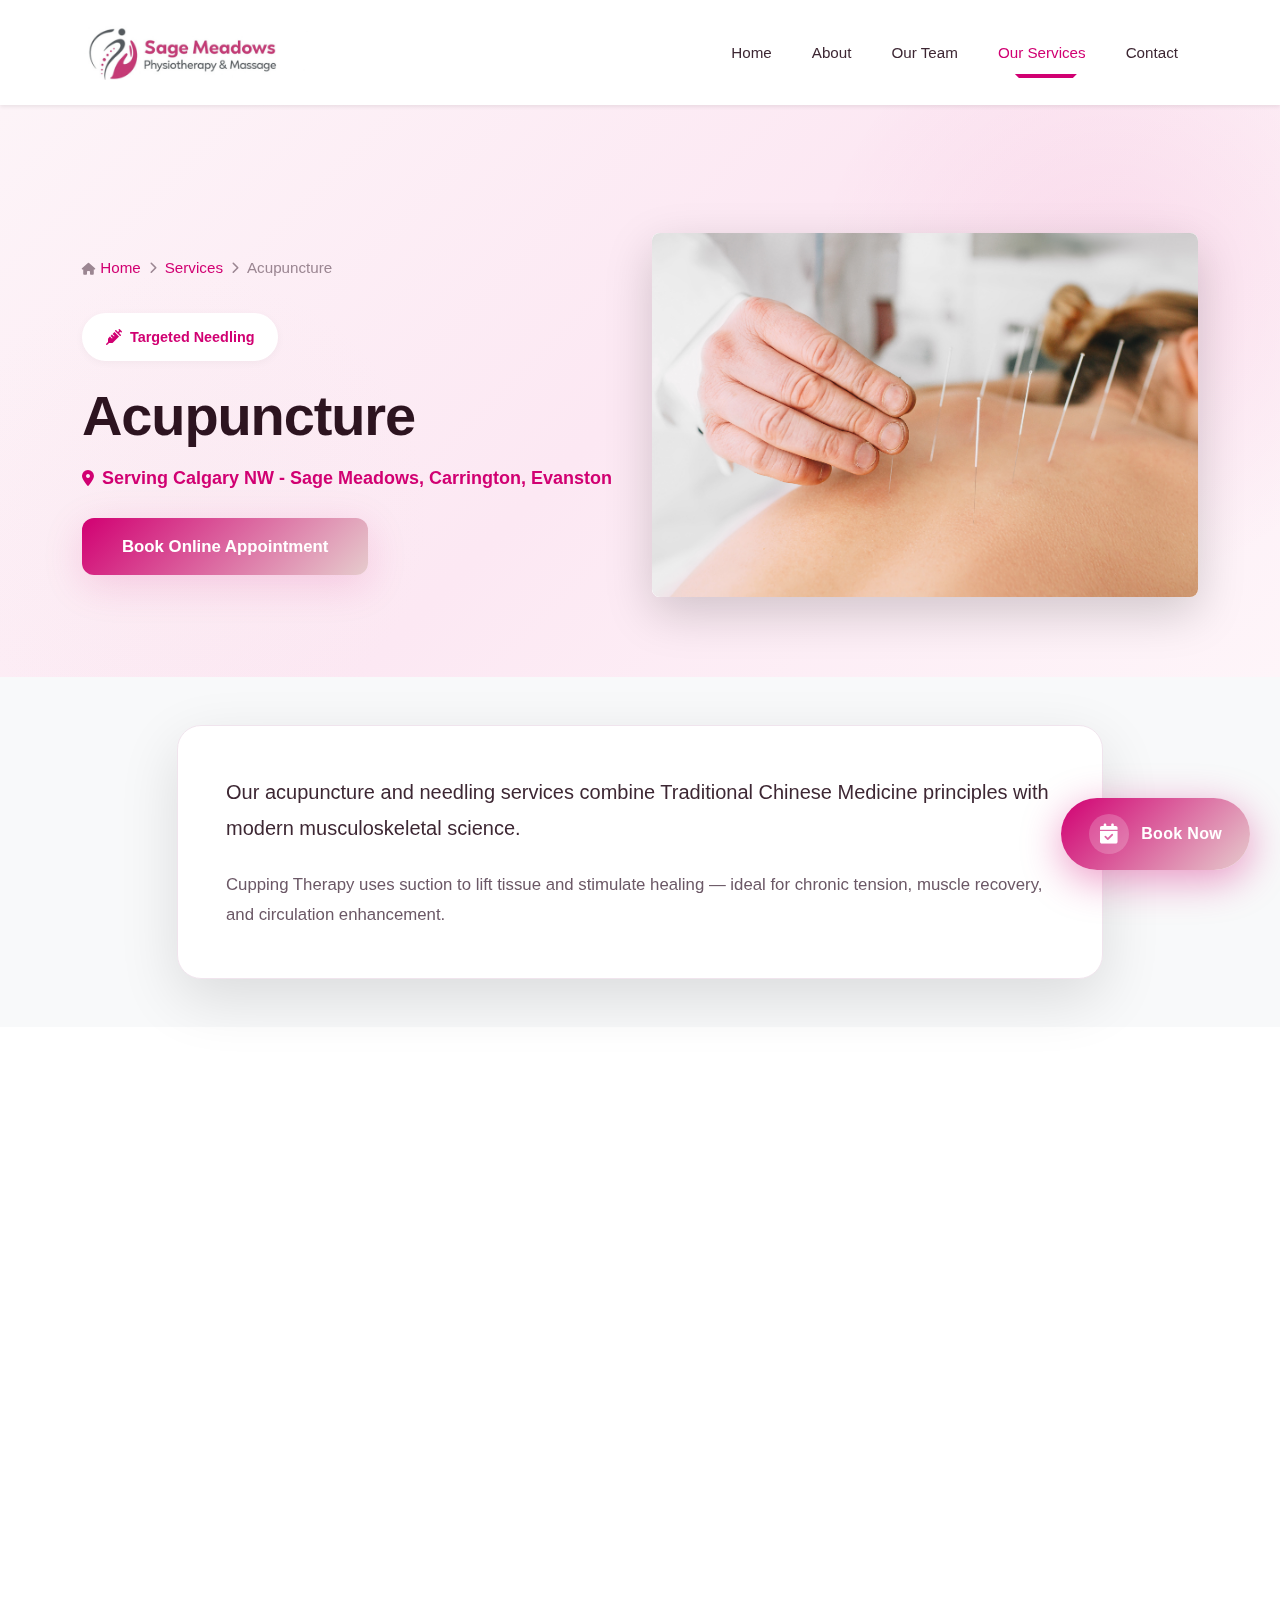
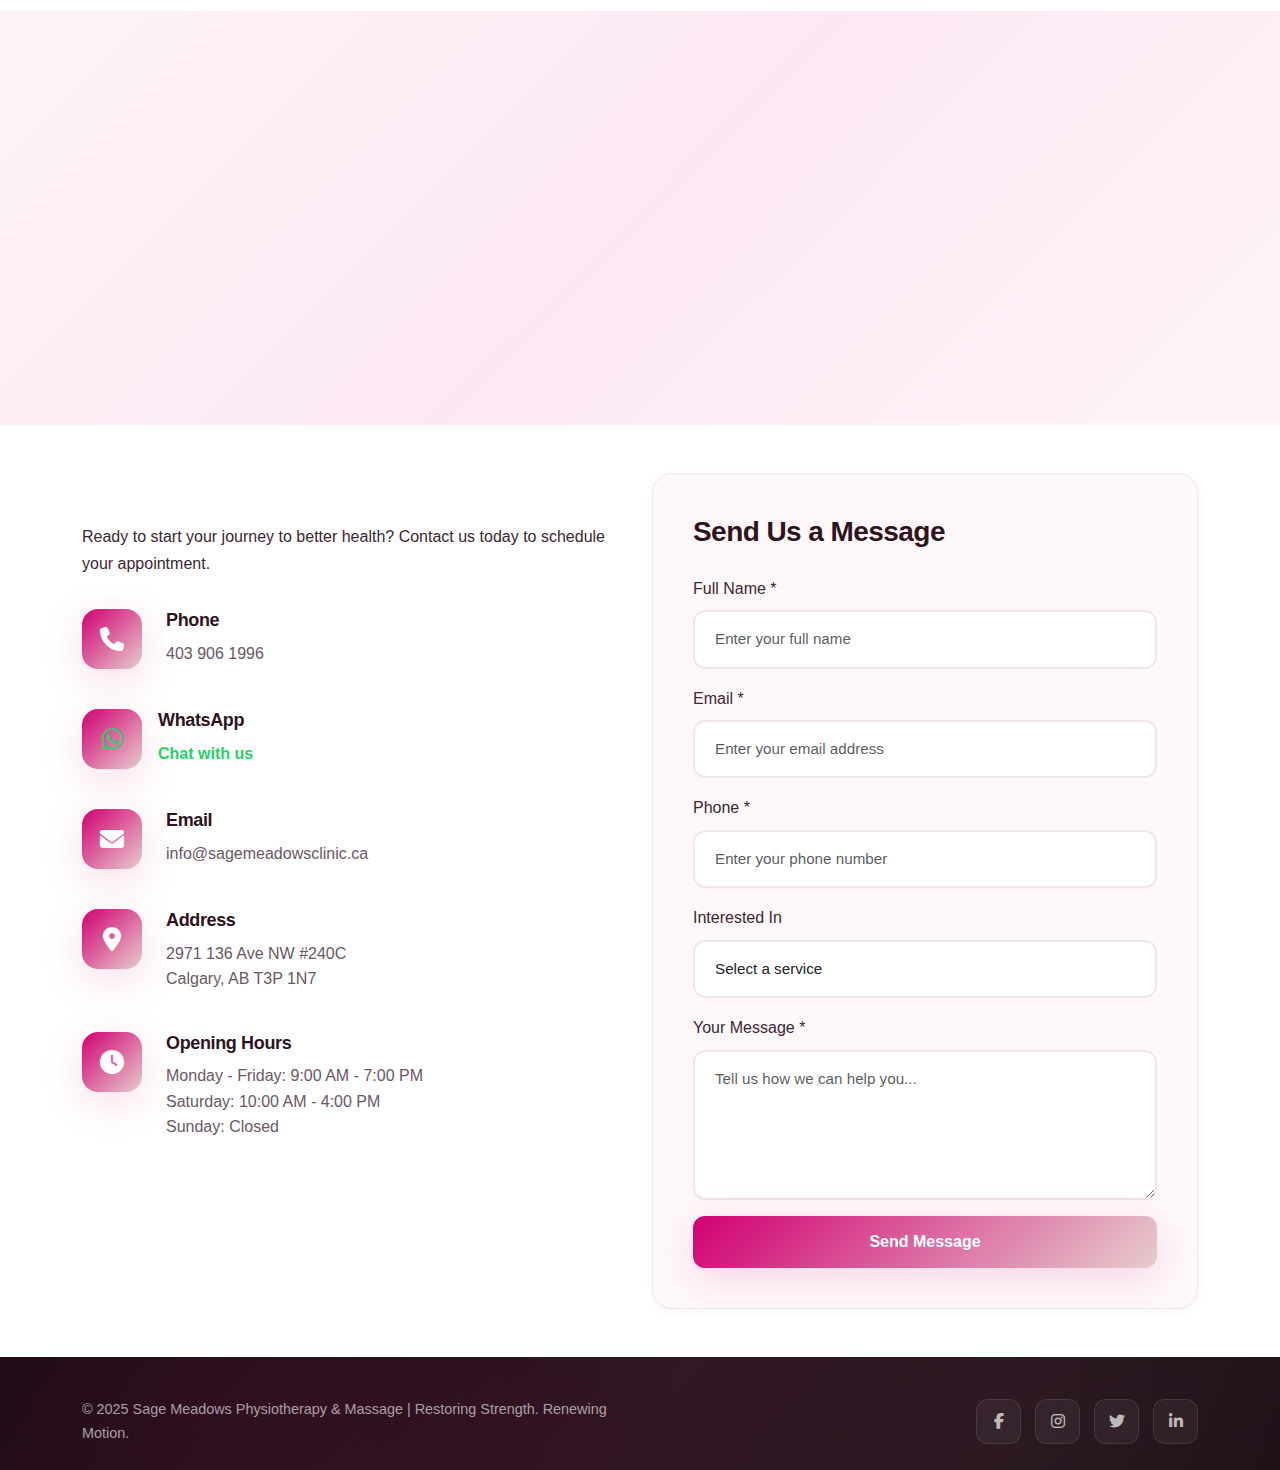
<file: acupuncture.html>
<!DOCTYPE html>
<html lang="en">
<head>
    <meta charset="UTF-8">
    <meta name="viewport" content="width=device-width, initial-scale=1.0">
    <title>Acupuncture - Sage Meadows Physiotherapy & Massage</title>
    <link href="https://cdn.jsdelivr.net/npm/bootstrap@5.3.0/dist/css/bootstrap.min.css" rel="stylesheet">
    <link rel="stylesheet" href="https://cdnjs.cloudflare.com/ajax/libs/font-awesome/6.4.0/css/all.min.css">
    <link href="https://unpkg.com/aos@2.3.1/dist/aos.css" rel="stylesheet">
    <link rel="stylesheet" href="css/style.css">
    <link rel="stylesheet" href="css/appointment.css">
    <link rel="icon" href="favicon.ico" sizes="32x32" type="image/x-icon">

</head>
<body>
   <nav class="navbar navbar-expand-lg navbar-light bg-white sticky-top shadow-sm">
        <div class="container">
            <a class="navbar-brand" href="index.html">
                <img src="images/logo.png" alt="Sage Meadows Physiotherapy & Massage" class="logo-img">
            </a>
            <button class="navbar-toggler" type="button" data-bs-toggle="collapse" data-bs-target="#navbarNav">
                <span class="navbar-toggler-icon"></span>
            </button>
            <div class="collapse navbar-collapse" id="navbarNav">
                <ul class="navbar-nav ms-auto">
                    <li class="nav-item">
                        <a class="nav-link" href="index.html">Home</a>
                    </li>
                    <li class="nav-item">
                        <a class="nav-link" href="about.html">About</a>
                    </li>
                    <li class="nav-item">
                        <a class="nav-link" href="team.html">Our Team</a>
                    </li>
                    <li class="nav-item dropdown">
                        <a class="nav-link dropdown-toggle  active" href="services.html" role="button" data-bs-toggle="dropdown">
                            Our Services
                        </a>
                        <ul class="dropdown-menu">
                            <li><a class="dropdown-item" href="physiotherapy.html">Physiotherapy</a></li>
                            <li><a class="dropdown-item" href="massage.html">Massage Therapy</a></li>
                            <li><a class="dropdown-item" href="chiropractic.html">Chiropractic</a></li>
                            <li><a class="dropdown-item" href="acupuncture.html">Acupuncture</a></li>
                            <li><a class="dropdown-item" href="osteopathy.html">Osteopathy</a></li>
                            <li><a class="dropdown-item" href="psychology.html">Psychology</a></li>
                            <li><a class="dropdown-item" href="dietitian.html">Dietitian</a></li>
                            <li><a class="dropdown-item" href="orthotics.html">Custom Orthotics</a></li>
                        </ul>
                    </li>
                    <li class="nav-item">
                        <a class="nav-link" href="contact.html">Contact</a>
                    </li>
                </ul>
            </div>
        </div>
    </nav>
    <section class="service-hero">
        <div class="container">
            <div class="row align-items-center">
                <div class="col-lg-6" data-aos="fade-right">
                    <nav class="breadcrumb-nav">
                        <a href="index.html"><i class="fas fa-home"></i> Home</a>
                        <i class="fas fa-chevron-right"></i>
                        <a href="services.html">Services</a>
                        <i class="fas fa-chevron-right"></i>
                        <span>Acupuncture</span>
                    </nav>
                    <div class="service-hero-badge">
                        <i class="fas fa-syringe"></i> Targeted Needling
                    </div>
                    <h1 class="service-hero-title">Acupuncture</h1>
                    <p class="service-hero-location">
                        <i class="fas fa-map-marker-alt"></i>
                        Serving Calgary NW - Sage Meadows, Carrington, Evanston
                    </p>
                    <a href="https://sagemeadowsphysiotherapy.janeapp.com/" target="_blank" rel="noopener noreferrer" class="btn btn-primary btn-lg">Book Online Appointment</a>
                </div>
                <div class="col-lg-6" data-aos="fade-left">
                    <img src="images/services/Acupuncture.svg" alt="Acupuncture" class="img-fluid rounded-3 shadow-lg">
                </div>
            </div>
        </div>
    </section>
    <section class="service-overview py-5 bg-light">
        <div class="container">
            <div class="row justify-content-center">
                <div class="col-lg-10">
                    <div class="overview-card" data-aos="fade-up">
                        <p class="lead">Our acupuncture and needling services combine Traditional Chinese Medicine principles with modern musculoskeletal science.</p>
                        <p>Cupping Therapy uses suction to lift tissue and stimulate healing — ideal for chronic tension, muscle recovery, and circulation enhancement.</p>
                    </div>
                </div>
            </div>
        </div>
    </section>
    <section class="conditions-section py-5">
        <div class="container">
            <div class="row">
                <div class="col-lg-6 mb-4 mb-lg-0" data-aos="fade-right">
                    <h2 class="section-title mb-4">Benefits</h2>
                    <div class="specialties-detailed">
                        <div class="specialty-item-detailed mb-4">
                            <h5><i class="fas fa-fire-alt me-2"></i>Reduces inflammation and muscle pain</h5>
                            <p>Targeted needling helps reduce inflammation in affected areas and provides natural pain relief.</p>
                        </div>
                        <div class="specialty-item-detailed mb-4">
                            <h5><i class="fas fa-heartbeat me-2"></i>Improves blood flow and tissue healing</h5>
                            <p>Stimulates circulation to promote faster healing and tissue regeneration.</p>
                        </div>
                        <div class="specialty-item-detailed mb-4">
                            <h5><i class="fas fa-bullseye me-2"></i>Releases deep trigger points</h5>
                            <p>Precise needle placement releases muscle knots and trigger points for lasting relief.</p>
                        </div>
                        <div class="specialty-item-detailed mb-4">
                            <h5><i class="fas fa-spa me-2"></i>Promotes stress relief and emotional balance</h5>
                            <p>Balances the body's energy systems to reduce stress and enhance overall well-being.</p>
                        </div>
                    </div>
                </div>
                <div class="col-lg-6" data-aos="fade-left">
                    <h2 class="section-title mb-4">What to Expect</h2>
                    <div class="expectation-list">
                        <div class="expectation-item">
                            <div class="expectation-number">1</div>
                            <div>
                                <h5>Clear assessment and goal setting</h5>
                                <p>We take time to understand your condition and what you want to achieve.</p>
                            </div>
                        </div>
                        <div class="expectation-item">
                            <div class="expectation-number">2</div>
                            <div>
                                <h5>Personalized plan with exercises and education</h5>
                                <p>Your treatment plan is tailored to your specific needs and lifestyle.</p>
                            </div>
                        </div>
                        <div class="expectation-item">
                            <div class="expectation-number">3</div>
                            <div>
                                <h5>Progress reviews to keep you moving forward</h5>
                                <p>Regular check-ins ensure you're on track to reach your goals.</p>
                            </div>
                        </div>
                    </div>
                </div>
            </div>
        </div>
    </section>
    <section class="service-cta py-5">
        <div class="container">
            <div class="cta-card text-center" data-aos="zoom-in">
                <h2 class="mb-4">Ready to Try Acupuncture?</h2>
                <p class="lead mb-4">Book your acupuncture session today and discover natural pain relief.</p>
                <a href="https://sagemeadowsphysiotherapy.janeapp.com/" target="_blank" rel="noopener noreferrer" class="btn btn-primary btn-lg">Book Online Appointment</a>
            </div>
        </div>
    </section>
    <section class="contact-section py-5" id="contact">
        <div class="container">
            <div class="row g-4">
                <div class="col-lg-6">
                    <h2 class="section-title">Get In Touch</h2>
                    <p class="mb-4">Ready to start your journey to better health? Contact us today to schedule your appointment.</p>
                    <div class="contact-info">
                        <div class="contact-item">
                            <i class="fas fa-phone"></i>
                            <div>
                                <h5>Phone</h5>
                                <p>403 906 1996</p>
                            </div>
                        </div>
                        <div class="contact-item">
                            <a href="https://wa.me/14039061996" target="_blank" rel="noopener noreferrer" style="text-decoration: none; color: inherit; display: flex; align-items: flex-start; gap: 1rem;">
                                <i class="fab fa-whatsapp" style="font-size: 1.5rem; color: #25D366;"></i>
                                <div>
                                    <h5>WhatsApp</h5>
                                    <p style="color: #25D366; font-weight: 600;">Chat with us</p>
                                </div>
                            </a>
                        </div>
                        <div class="contact-item">
                            <i class="fas fa-envelope"></i>
                            <div>
                                <h5>Email</h5>
                                <p>info@sagemeadowsclinic.ca</p>
                            </div>
                        </div>
                        <div class="contact-item">
                            <i class="fas fa-map-marker-alt"></i>
                            <div>
                                <h5>Address</h5>
                                <p>2971 136 Ave NW #240C<br>Calgary, AB T3P 1N7</p>
                            </div>
                        </div>
                        <div class="contact-item">
                            <i class="fas fa-clock"></i>
                            <div>
                                <h5>Opening Hours</h5>
                                <p>Monday - Friday: 9:00 AM - 7:00 PM<br>
                                Saturday: 10:00 AM - 4:00 PM<br>
                                Sunday: Closed</p>
                            </div>
                        </div>
                    </div>
                </div>
                <div class="col-lg-6">
                    <div class="contact-form-wrapper">
                        <h3 class="mb-4">Send Us a Message</h3>
                        <form class="contact-form">
                            <div class="mb-3">
                                <label class="form-label">Full Name *</label>
                                <input type="text" class="form-control" placeholder="Enter your full name" required>
                            </div>
                            <div class="mb-3">
                                <label class="form-label">Email *</label>
                                <input type="email" class="form-control" placeholder="Enter your email address" required>
                            </div>
                            <div class="mb-3">
                                <label class="form-label">Phone *</label>
                                <input type="tel" class="form-control" placeholder="Enter your phone number" required>
                            </div>
                            <div class="mb-3">
                                <label class="form-label">Interested In</label>
                                <select class="form-control">
                                    <option value="">Select a service</option>
                                    <option value="physiotherapy">Physiotherapy</option>
                                    <option value="massage">Massage Therapy</option>
                                    <option value="chiropractic">Chiropractic</option>
                                    <option value="acupuncture">Acupuncture</option>
                                    <option value="osteopathy">Osteopathy</option>
                                    <option value="psychology">Psychology</option>
                                    <option value="dietitian">Dietitian</option>
                                <option value="orthotics">Custom Orthotics</option>
                                    <option value="general">General Inquiry</option>
                                </select>
                            </div>
                            <div class="mb-3">
                                <label class="form-label">Your Message *</label>
                                <textarea class="form-control" rows="5" placeholder="Tell us how we can help you..." required></textarea>
                            </div>
                            <button type="submit" class="btn btn-primary w-100">Send Message</a>
                        </form>
                    </div>
                </div>
            </div>
        </div>
    </section>
<footer class="footer bg-dark text-white py-4">
        <div class="container">
            <div class="footer-bottom">
                <div class="row align-items-center g-3">
                    <div class="col-md-6 text-center text-md-start">
                        <p class="mb-0">&copy; 2025 Sage Meadows Physiotherapy & Massage | Restoring Strength. Renewing Motion.</p>
                    </div>
                    <div class="col-md-6 text-center text-md-end">
                        <div class="social-links justify-content-center justify-content-md-end">
                            <a href="#" class="social-link" aria-label="Facebook"><i class="fab fa-facebook-f"></i></a>
                            <a href="#" class="social-link" aria-label="Instagram"><i class="fab fa-instagram"></i></a>
                            <a href="#" class="social-link" aria-label="Twitter"><i class="fab fa-twitter"></i></a>
                            <a href="#" class="social-link" aria-label="LinkedIn"><i class="fab fa-linkedin-in"></i></a>
                        </div>
                    </div>
                </div>
            </div>
        </div>
    </footer>
    <a href="https://sagemeadowsphysiotherapy.janeapp.com/" target="_blank" rel="noopener noreferrer" class="floating-appointment-btn" aria-label="Schedule Appointment">
        <span class="btn-icon">
            <i class="fas fa-calendar-check"></i>
        </span>
        <span class="btn-text">Book Now</span>
    </a>
    <div class="appointment-modal" id="appointmentModal">
        <div class="appointment-modal-overlay"></div>
        <div class="appointment-modal-content">
            <button class="modal-close" id="closeModal">
                <i class="fas fa-times"></i>
            </a>
            <div class="modal-header-custom">
                <div class="modal-icon-wrapper">
                    <i class="fas fa-calendar-alt"></i>
                </div>
                <h2>Schedule Your Appointment</h2>
                <p>Choose your preferred date and time for consultation</p>
            </div>
            <form class="appointment-form" id="appointmentForm">
                <div class="row g-3">
                    <div class="col-md-6">
                        <label class="form-label">Full Name *</label>
                        <div class="input-with-icon">
                            <i class="fas fa-user"></i>
                            <input type="text" class="form-control" placeholder="John Doe" required>
                        </div>
                    </div>
                    <div class="col-md-6">
                        <label class="form-label">Phone Number *</label>
                        <div class="input-with-icon">
                            <i class="fas fa-phone"></i>
                            <input type="tel" class="form-control" placeholder="+1 403 906 1996" required>
                        </div>
                    </div>
                    <div class="col-md-6">
                        <label class="form-label">Email Address *</label>
                        <div class="input-with-icon">
                            <i class="fas fa-envelope"></i>
                            <input type="email" class="form-control" placeholder="john@example.com" required>
                        </div>
                    </div>
                    <div class="col-md-6">
                        <label class="form-label">Service Type *</label>
                        <div class="input-with-icon">
                            <i class="fas fa-briefcase-medical"></i>
                            <select class="form-control" required>
                                <option value="">Select Service</option>
                                <option value="physiotherapy">Physiotherapy</option>
                                <option value="acupuncture" selected>Acupuncture</option>
                                <option value="chiropractic">Chiropractic</option>
                                <option value="acupuncture">Acupuncture</option>
                                <option value="osteopathy">Osteopathy</option>
                                <option value="psychology">Psychology</option>
                                <option value="dietitian">Dietitian</option>
                                <option value="orthotics">Custom Orthotics</option>
                            </select>
                        </div>
                    </div>
                    <div class="col-md-6">
                        <label class="form-label">Preferred Date *</label>
                        <div class="input-with-icon">
                            <i class="fas fa-calendar"></i>
                            <input type="date" class="form-control" required>
                        </div>
                    </div>
                    <div class="col-md-6">
                        <label class="form-label">Preferred Time *</label>
                        <div class="input-with-icon">
                            <i class="fas fa-clock"></i>
                            <select class="form-control" required>
                                <option value="">Select Time</option>
                                <option value="08:00">08:00 AM</option>
                                <option value="09:00">09:00 AM</option>
                                <option value="10:00">10:00 AM</option>
                                <option value="11:00">11:00 AM</option>
                                <option value="12:00">12:00 PM</option>
                                <option value="13:00">01:00 PM</option>
                                <option value="14:00">02:00 PM</option>
                                <option value="15:00">03:00 PM</option>
                                <option value="16:00">04:00 PM</option>
                                <option value="17:00">05:00 PM</option>
                            </select>
                        </div>
                    </div>
                    <div class="col-12">
                        <label class="form-label">Additional Notes</label>
                        <div class="input-with-icon">
                            <i class="fas fa-comment-alt"></i>
                            <textarea class="form-control" rows="3" placeholder="Tell us about your condition or any specific concerns..."></textarea>
                        </div>
                    </div>
                </div>
                <div class="modal-actions">
                    <button type="button" class="btn btn-outline-secondary" id="cancelBtn">Cancel</a>
                    <button type="submit" class="btn btn-primary">
                        <i class="fas fa-check-circle me-2"></i>
                        Confirm Appointment
                    </a>
                </div>
            </form>
        </div>
    </div>
    <script src="https://cdn.jsdelivr.net/npm/bootstrap@5.3.0/dist/js/bootstrap.bundle.min.js"></script>
    <script src="https://unpkg.com/aos@2.3.1/dist/aos.js"></script>
    <script>
    (function() {
        function fixMobileDropdown() {
            if (window.innerWidth < 992) {
                document.querySelectorAll('.dropdown-toggle').forEach(function(el) {
                    el.removeAttribute('data-bs-toggle');
                });
            }
        }
        if (document.readyState === 'loading') {
            document.addEventListener('DOMContentLoaded', fixMobileDropdown);
        } else {
            fixMobileDropdown();
        }
    })();
    </script>
    <script src="js/script.js"></script>
</body>
</html>
</file>
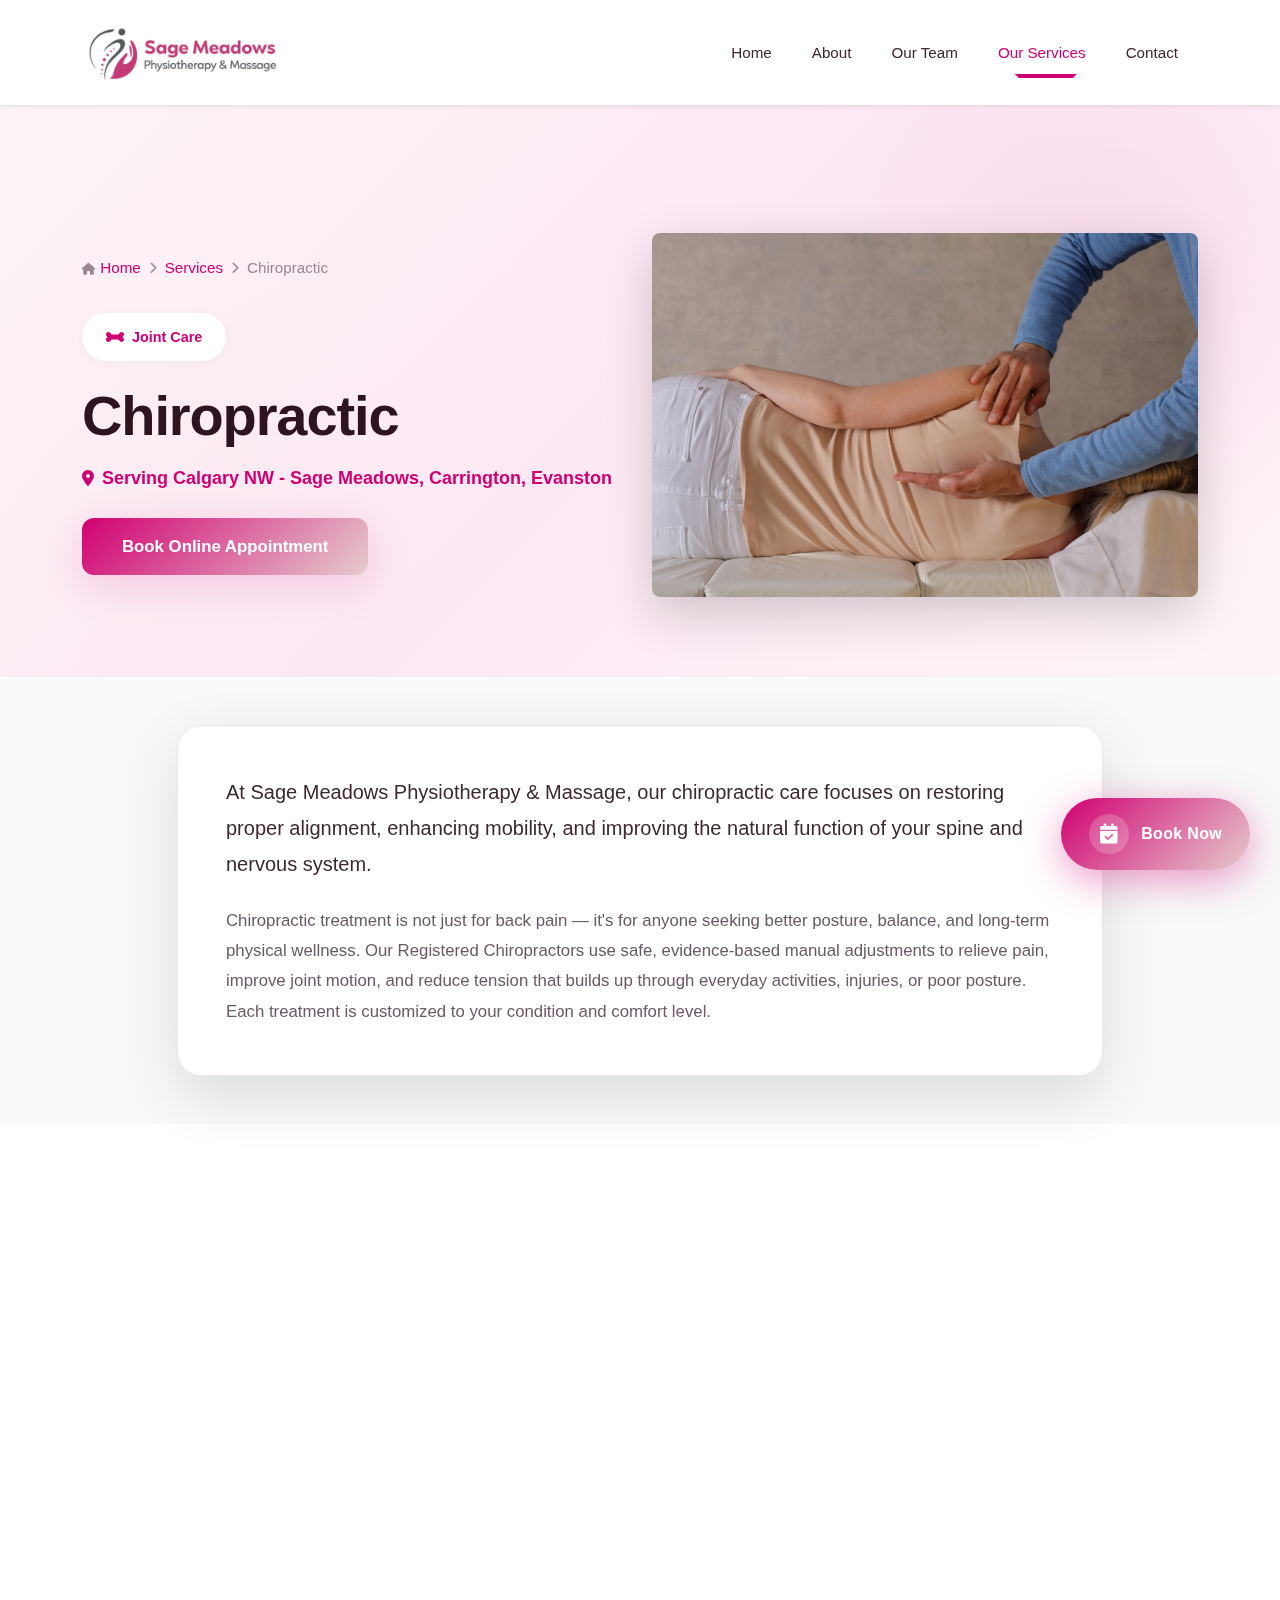
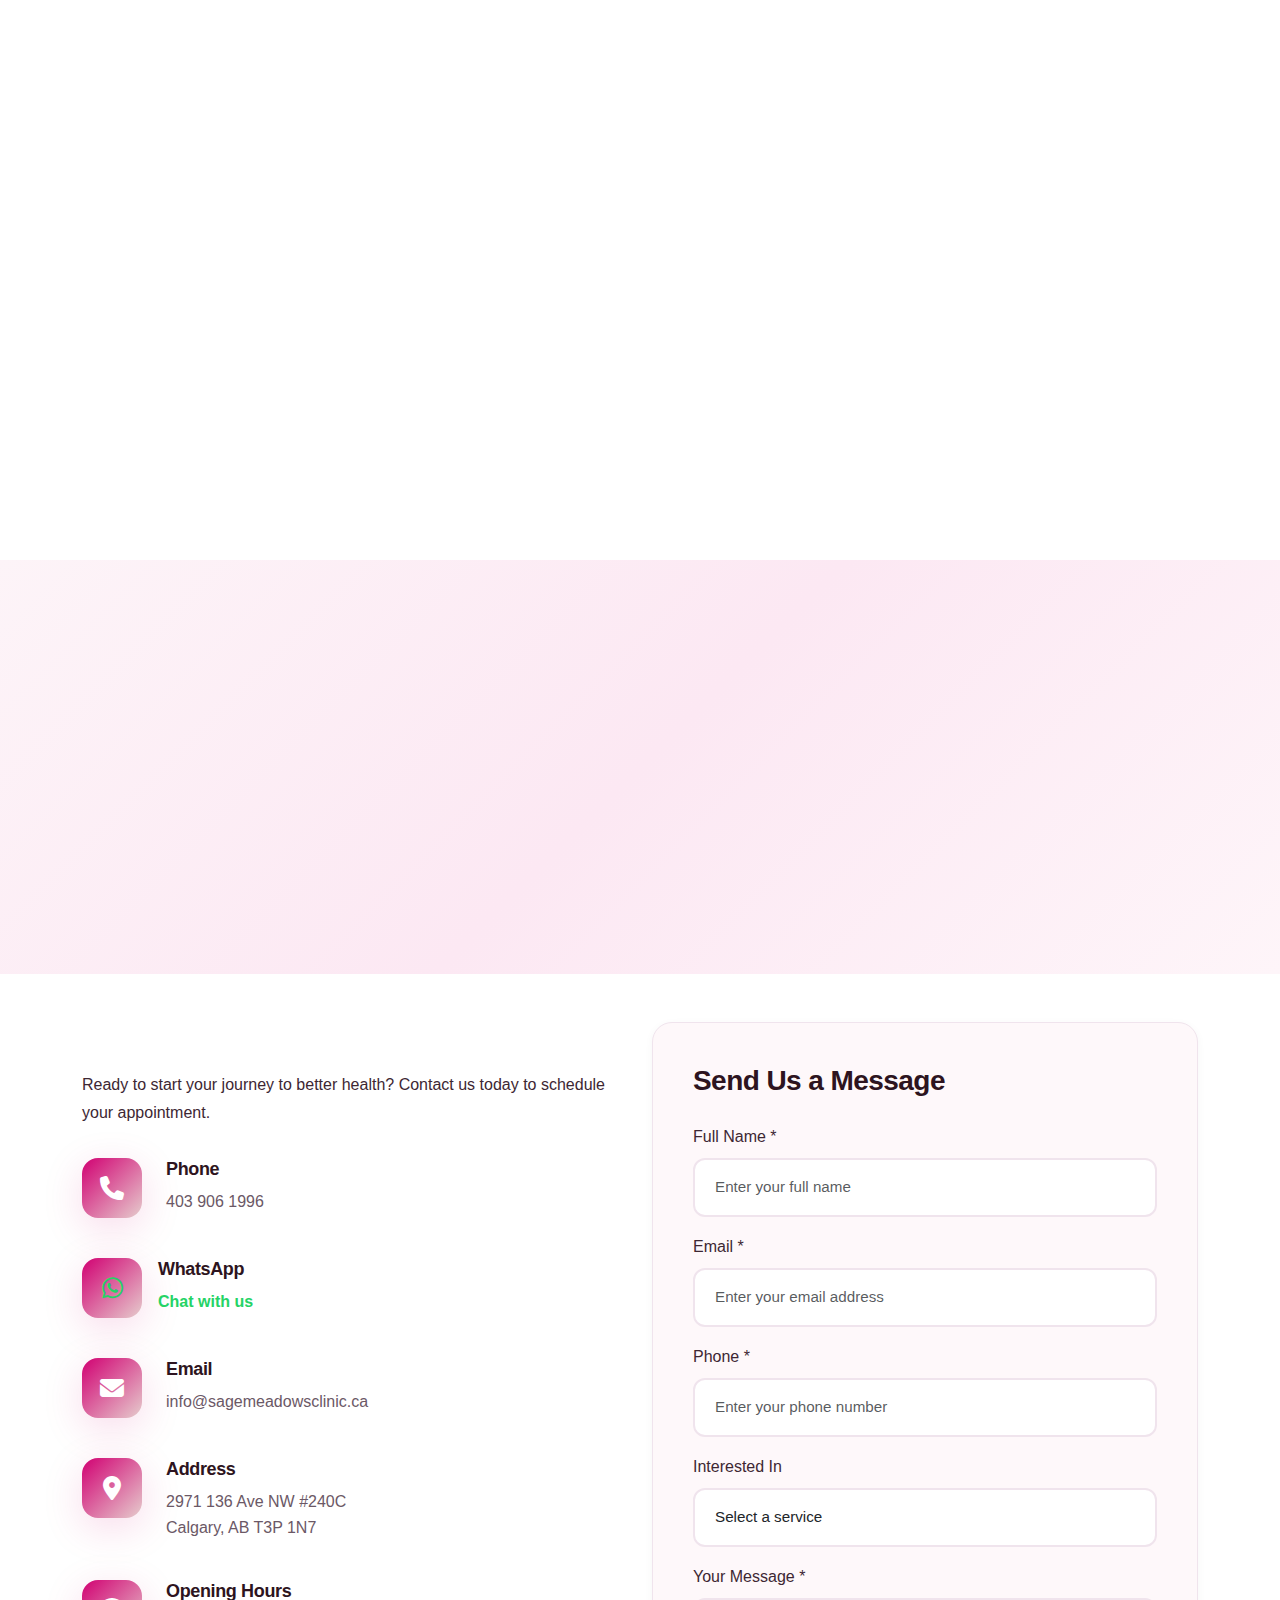
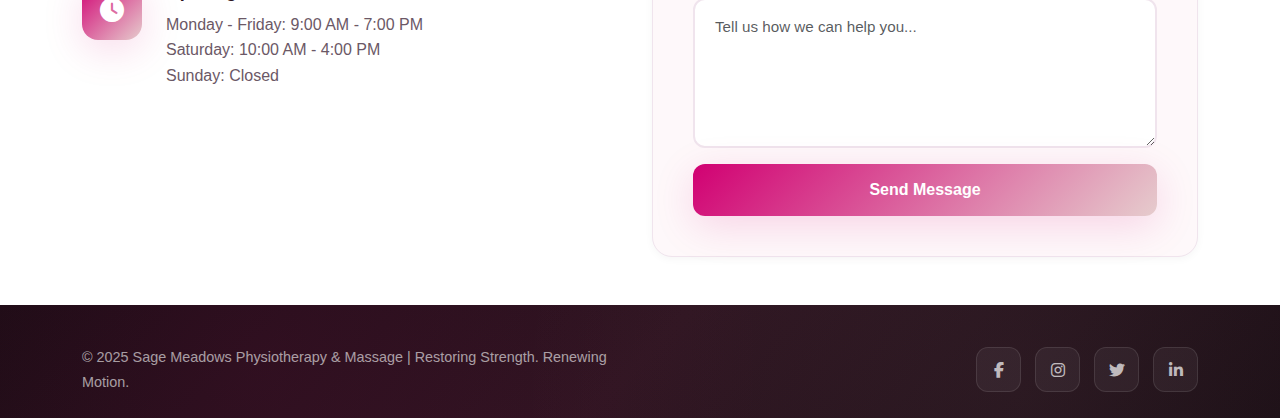
<file: chiropractic.html>
<!DOCTYPE html>
<html lang="en">
<head>
    <meta charset="UTF-8">
    <meta name="viewport" content="width=device-width, initial-scale=1.0">
    <title>Chiropractic - Sage Meadows Physiotherapy & Massage</title>
    <link href="https://cdn.jsdelivr.net/npm/bootstrap@5.3.0/dist/css/bootstrap.min.css" rel="stylesheet">
    <link rel="stylesheet" href="https://cdnjs.cloudflare.com/ajax/libs/font-awesome/6.4.0/css/all.min.css">
    <link href="https://unpkg.com/aos@2.3.1/dist/aos.css" rel="stylesheet">
    <link rel="stylesheet" href="css/style.css">
    <link rel="stylesheet" href="css/appointment.css">
    <link rel="icon" href="favicon.ico" sizes="32x32" type="image/x-icon">

</head>
<body>
       <nav class="navbar navbar-expand-lg navbar-light bg-white sticky-top shadow-sm">
        <div class="container">
            <a class="navbar-brand" href="index.html">
                <img src="images/logo.png" alt="Sage Meadows Physiotherapy & Massage" class="logo-img">
            </a>
            <button class="navbar-toggler" type="button" data-bs-toggle="collapse" data-bs-target="#navbarNav">
                <span class="navbar-toggler-icon"></span>
            </button>
            <div class="collapse navbar-collapse" id="navbarNav">
                <ul class="navbar-nav ms-auto">
                    <li class="nav-item">
                        <a class="nav-link" href="index.html">Home</a>
                    </li>
                    <li class="nav-item">
                        <a class="nav-link" href="about.html">About</a>
                    </li>
                    <li class="nav-item">
                        <a class="nav-link" href="team.html">Our Team</a>
                    </li>
                    <li class="nav-item dropdown">
                        <a class="nav-link dropdown-toggle  active" href="services.html" role="button" data-bs-toggle="dropdown">
                            Our Services
                        </a>
                        <ul class="dropdown-menu">
                            <li><a class="dropdown-item" href="physiotherapy.html">Physiotherapy</a></li>
                            <li><a class="dropdown-item" href="massage.html">Massage Therapy</a></li>
                            <li><a class="dropdown-item" href="chiropractic.html">Chiropractic</a></li>
                            <li><a class="dropdown-item" href="acupuncture.html">Acupuncture</a></li>
                            <li><a class="dropdown-item" href="osteopathy.html">Osteopathy</a></li>
                            <li><a class="dropdown-item" href="psychology.html">Psychology</a></li>
                            <li><a class="dropdown-item" href="dietitian.html">Dietitian</a></li>
                            <li><a class="dropdown-item" href="orthotics.html">Custom Orthotics</a></li>
                        </ul>
                    </li>
                    <li class="nav-item">
                        <a class="nav-link" href="contact.html">Contact</a>
                    </li>
                </ul>
            </div>
        </div>
    </nav>
    <section class="service-hero">
        <div class="container">
            <div class="row align-items-center">
                <div class="col-lg-6" data-aos="fade-right">
                    <nav class="breadcrumb-nav">
                        <a href="index.html"><i class="fas fa-home"></i> Home</a>
                        <i class="fas fa-chevron-right"></i>
                        <a href="services.html">Services</a>
                        <i class="fas fa-chevron-right"></i>
                        <span>Chiropractic</span>
                    </nav>
                    <div class="service-hero-badge">
                        <i class="fas fa-bone"></i> Joint Care
                    </div>
                    <h1 class="service-hero-title">Chiropractic</h1>
                    <p class="service-hero-location">
                        <i class="fas fa-map-marker-alt"></i>
                        Serving Calgary NW - Sage Meadows, Carrington, Evanston
                    </p>
                    <a href="https://sagemeadowsphysiotherapy.janeapp.com/" target="_blank" rel="noopener noreferrer" class="btn btn-primary btn-lg">Book Online Appointment</a>
                </div>
                <div class="col-lg-6" data-aos="fade-left">
                    <img src="images/services/Chiropractic.svg" alt="Chiropractic" class="img-fluid rounded-3 shadow-lg">
                </div>
            </div>
        </div>
    </section>
    <section class="service-overview py-5 bg-light">
        <div class="container">
            <div class="row justify-content-center">
                <div class="col-lg-10">
                    <div class="overview-card" data-aos="fade-up">
                        <p class="lead">At Sage Meadows Physiotherapy & Massage, our chiropractic care focuses on restoring proper alignment, enhancing mobility, and improving the natural function of your spine and nervous system.</p>
                        <p>Chiropractic treatment is not just for back pain — it's for anyone seeking better posture, balance, and long-term physical wellness. Our Registered Chiropractors use safe, evidence-based manual adjustments to relieve pain, improve joint motion, and reduce tension that builds up through everyday activities, injuries, or poor posture.</p>
                        <p>Each treatment is customized to your condition and comfort level.</p>
                    </div>
                </div>
            </div>
        </div>
    </section>
    <section class="conditions-section py-5">
        <div class="container">
            <div class="row">
                <div class="col-lg-6 mb-4 mb-lg-0" data-aos="fade-right">
                    <h2 class="section-title mb-4">Chiropractic Care Can Help With</h2>
                    <div class="conditions-grid">
                        <div class="condition-item">
                            <i class="fas fa-check-circle"></i>
                            <span>Neck, shoulder, and back pain</span>
                        </div>
                        <div class="condition-item">
                            <i class="fas fa-check-circle"></i>
                            <span>Sciatica and nerve irritation</span>
                        </div>
                        <div class="condition-item">
                            <i class="fas fa-check-circle"></i>
                            <span>Headaches and migraines related to neck tension</span>
                        </div>
                        <div class="condition-item">
                            <i class="fas fa-check-circle"></i>
                            <span>Whiplash and other motor vehicle accident injuries</span>
                        </div>
                        <div class="condition-item">
                            <i class="fas fa-check-circle"></i>
                            <span>Sports injuries and repetitive strain</span>
                        </div>
                        <div class="condition-item">
                            <i class="fas fa-check-circle"></i>
                            <span>Postural imbalance and scoliosis</span>
                        </div>
                        <div class="condition-item">
                            <i class="fas fa-check-circle"></i>
                            <span>Pregnancy-related back pain</span>
                        </div>
                    </div>
                </div>
                <div class="col-lg-6" data-aos="fade-left">
                    <h2 class="section-title mb-4">Treatment Techniques May Include</h2>
                    <div class="specialties-detailed">
                        <div class="specialty-item-detailed mb-4">
                            <h5><i class="fas fa-hand-paper me-2"></i>Manual Adjustments</h5>
                            <p>Gentle spinal or joint manipulations to restore alignment and function.</p>
                        </div>
                        <div class="specialty-item-detailed mb-4">
                            <h5><i class="fas fa-hands me-2"></i>Soft Tissue Therapy</h5>
                            <p>Muscle release and stretching to reduce tension and improve circulation.</p>
                        </div>
                        <div class="specialty-item-detailed mb-4">
                            <h5><i class="fas fa-atom me-2"></i>Mobilizations and Activator Techniques</h5>
                            <p>Low-force options suitable for seniors or patients preferring gentle methods.</p>
                        </div>
                        <div class="specialty-item-detailed mb-4">
                            <h5><i class="fas fa-user-check me-2"></i>Postural and Ergonomic Coaching</h5>
                            <p>Corrective strategies for desk work, driving, or physical labor.</p>
                        </div>
                        <div class="specialty-item-detailed mb-4">
                            <h5><i class="fas fa-dumbbell me-2"></i>Rehabilitation Exercises</h5>
                            <p>Targeted movement training to build strength and prevent recurrence.</p>
                        </div>
                    </div>
                </div>
            </div>
            <div class="row justify-content-center mt-5">
                <div class="col-lg-10">
                    <div class="overview-card" data-aos="fade-up">
                        <p class="mb-0">Whether you're managing chronic pain, recovering from an injury, or simply want to move more freely, chiropractic care complements physiotherapy and massage therapy beautifully. Our chiropractors collaborate closely with the rest of our team to deliver truly integrated care for your body's optimal performance.</p>
                    </div>
                </div>
            </div>
        </div>
    </section>
    <section class="service-cta py-5">
        <div class="container">
            <div class="cta-card text-center" data-aos="zoom-in">
                <h2 class="mb-4">Ready to Move Better?</h2>
                <p class="lead mb-4">Book your chiropractic appointment today and experience improved mobility.</p>
                <a href="https://sagemeadowsphysiotherapy.janeapp.com/" target="_blank" rel="noopener noreferrer" class="btn btn-primary btn-lg">Book Online Appointment</a>
            </div>
        </div>
    </section>
    <section class="contact-section py-5" id="contact">
        <div class="container">
            <div class="row g-4">
                <div class="col-lg-6">
                    <h2 class="section-title">Get In Touch</h2>
                    <p class="mb-4">Ready to start your journey to better health? Contact us today to schedule your appointment.</p>
                    <div class="contact-info">
                        <div class="contact-item">
                            <i class="fas fa-phone"></i>
                            <div>
                                <h5>Phone</h5>
                                <p>403 906 1996</p>
                            </div>
                        </div>
                        <div class="contact-item">
                            <a href="https://wa.me/14039061996" target="_blank" rel="noopener noreferrer" style="text-decoration: none; color: inherit; display: flex; align-items: flex-start; gap: 1rem;">
                                <i class="fab fa-whatsapp" style="font-size: 1.5rem; color: #25D366;"></i>
                                <div>
                                    <h5>WhatsApp</h5>
                                    <p style="color: #25D366; font-weight: 600;">Chat with us</p>
                                </div>
                            </a>
                        </div>
                        <div class="contact-item">
                            <i class="fas fa-envelope"></i>
                            <div>
                                <h5>Email</h5>
                                <p>info@sagemeadowsclinic.ca</p>
                            </div>
                        </div>
                        <div class="contact-item">
                            <i class="fas fa-map-marker-alt"></i>
                            <div>
                                <h5>Address</h5>
                                <p>2971 136 Ave NW #240C<br>Calgary, AB T3P 1N7</p>
                            </div>
                        </div>
                        <div class="contact-item">
                            <i class="fas fa-clock"></i>
                            <div>
                                <h5>Opening Hours</h5>
                                <p>Monday - Friday: 9:00 AM - 7:00 PM<br>
                                Saturday: 10:00 AM - 4:00 PM<br>
                                Sunday: Closed</p>
                            </div>
                        </div>
                    </div>
                </div>
                <div class="col-lg-6">
                    <div class="contact-form-wrapper">
                        <h3 class="mb-4">Send Us a Message</h3>
                        <form class="contact-form">
                            <div class="mb-3">
                                <label class="form-label">Full Name *</label>
                                <input type="text" class="form-control" placeholder="Enter your full name" required>
                            </div>
                            <div class="mb-3">
                                <label class="form-label">Email *</label>
                                <input type="email" class="form-control" placeholder="Enter your email address" required>
                            </div>
                            <div class="mb-3">
                                <label class="form-label">Phone *</label>
                                <input type="tel" class="form-control" placeholder="Enter your phone number" required>
                            </div>
                            <div class="mb-3">
                                <label class="form-label">Interested In</label>
                                <select class="form-control">
                                    <option value="">Select a service</option>
                                    <option value="physiotherapy">Physiotherapy</option>
                                    <option value="massage">Massage Therapy</option>
                                    <option value="chiropractic">Chiropractic</option>
                                    <option value="acupuncture">Acupuncture</option>
                                    <option value="osteopathy">Osteopathy</option>
                                    <option value="psychology">Psychology</option>
                                    <option value="dietitian">Dietitian</option>
                                <option value="orthotics">Custom Orthotics</option>
                                    <option value="general">General Inquiry</option>
                                </select>
                            </div>
                            <div class="mb-3">
                                <label class="form-label">Your Message *</label>
                                <textarea class="form-control" rows="5" placeholder="Tell us how we can help you..." required></textarea>
                            </div>
                            <button type="submit" class="btn btn-primary w-100">Send Message</a>
                        </form>
                    </div>
                </div>
            </div>
        </div>
    </section>
<footer class="footer bg-dark text-white py-4">
        <div class="container">
            <div class="footer-bottom">
                <div class="row align-items-center g-3">
                    <div class="col-md-6 text-center text-md-start">
                        <p class="mb-0">&copy; 2025 Sage Meadows Physiotherapy & Massage | Restoring Strength. Renewing Motion.</p>
                    </div>
                    <div class="col-md-6 text-center text-md-end">
                        <div class="social-links justify-content-center justify-content-md-end">
                            <a href="#" class="social-link" aria-label="Facebook"><i class="fab fa-facebook-f"></i></a>
                            <a href="#" class="social-link" aria-label="Instagram"><i class="fab fa-instagram"></i></a>
                            <a href="#" class="social-link" aria-label="Twitter"><i class="fab fa-twitter"></i></a>
                            <a href="#" class="social-link" aria-label="LinkedIn"><i class="fab fa-linkedin-in"></i></a>
                        </div>
                    </div>
                </div>
            </div>
        </div>
    </footer>
    <a href="https://sagemeadowsphysiotherapy.janeapp.com/" target="_blank" rel="noopener noreferrer" class="floating-appointment-btn" aria-label="Schedule Appointment">
        <span class="btn-icon">
            <i class="fas fa-calendar-check"></i>
        </span>
        <span class="btn-text">Book Now</span>
    </a>
    <div class="appointment-modal" id="appointmentModal">
        <div class="appointment-modal-overlay"></div>
        <div class="appointment-modal-content">
            <button class="modal-close" id="closeModal">
                <i class="fas fa-times"></i>
            </a>
            <div class="modal-header-custom">
                <div class="modal-icon-wrapper">
                    <i class="fas fa-calendar-alt"></i>
                </div>
                <h2>Schedule Your Appointment</h2>
                <p>Choose your preferred date and time for consultation</p>
            </div>
            <form class="appointment-form" id="appointmentForm">
                <div class="row g-3">
                    <div class="col-md-6">
                        <label class="form-label">Full Name *</label>
                        <div class="input-with-icon">
                            <i class="fas fa-user"></i>
                            <input type="text" class="form-control" placeholder="John Doe" required>
                        </div>
                    </div>
                    <div class="col-md-6">
                        <label class="form-label">Phone Number *</label>
                        <div class="input-with-icon">
                            <i class="fas fa-phone"></i>
                            <input type="tel" class="form-control" placeholder="+1 403 906 1996" required>
                        </div>
                    </div>
                    <div class="col-md-6">
                        <label class="form-label">Email Address *</label>
                        <div class="input-with-icon">
                            <i class="fas fa-envelope"></i>
                            <input type="email" class="form-control" placeholder="john@example.com" required>
                        </div>
                    </div>
                    <div class="col-md-6">
                        <label class="form-label">Service Type *</label>
                        <div class="input-with-icon">
                            <i class="fas fa-briefcase-medical"></i>
                            <select class="form-control" required>
                                <option value="">Select Service</option>
                                <option value="physiotherapy">Physiotherapy</option>
                                <option value="chiropractic" selected>Massage Therapy</option>
                                <option value="chiropractic">Chiropractic</option>
                                <option value="acupuncture">Acupuncture</option>
                                <option value="osteopathy">Osteopathy</option>
                                <option value="psychology">Psychology</option>
                                <option value="dietitian">Dietitian</option>
                                <option value="orthotics">Custom Orthotics</option>
                            </select>
                        </div>
                    </div>
                    <div class="col-md-6">
                        <label class="form-label">Preferred Date *</label>
                        <div class="input-with-icon">
                            <i class="fas fa-calendar"></i>
                            <input type="date" class="form-control" required>
                        </div>
                    </div>
                    <div class="col-md-6">
                        <label class="form-label">Preferred Time *</label>
                        <div class="input-with-icon">
                            <i class="fas fa-clock"></i>
                            <select class="form-control" required>
                                <option value="">Select Time</option>
                                <option value="08:00">08:00 AM</option>
                                <option value="09:00">09:00 AM</option>
                                <option value="10:00">10:00 AM</option>
                                <option value="11:00">11:00 AM</option>
                                <option value="12:00">12:00 PM</option>
                                <option value="13:00">01:00 PM</option>
                                <option value="14:00">02:00 PM</option>
                                <option value="15:00">03:00 PM</option>
                                <option value="16:00">04:00 PM</option>
                                <option value="17:00">05:00 PM</option>
                            </select>
                        </div>
                    </div>
                    <div class="col-12">
                        <label class="form-label">Additional Notes</label>
                        <div class="input-with-icon">
                            <i class="fas fa-comment-alt"></i>
                            <textarea class="form-control" rows="3" placeholder="Tell us about your condition or any specific concerns..."></textarea>
                        </div>
                    </div>
                </div>
                <div class="modal-actions">
                    <button type="button" class="btn btn-outline-secondary" id="cancelBtn">Cancel</a>
                    <button type="submit" class="btn btn-primary">
                        <i class="fas fa-check-circle me-2"></i>
                        Confirm Appointment
                    </a>
                </div>
            </form>
        </div>
    </div>
    <script src="https://cdn.jsdelivr.net/npm/bootstrap@5.3.0/dist/js/bootstrap.bundle.min.js"></script>
    <script src="https://unpkg.com/aos@2.3.1/dist/aos.js"></script>
    <script>
    (function() {
        function fixMobileDropdown() {
            if (window.innerWidth < 992) {
                document.querySelectorAll('.dropdown-toggle').forEach(function(el) {
                    el.removeAttribute('data-bs-toggle');
                });
            }
        }
        if (document.readyState === 'loading') {
            document.addEventListener('DOMContentLoaded', fixMobileDropdown);
        } else {
            fixMobileDropdown();
        }
    })();
    </script>
    <script src="js/script.js"></script>
</body>
</html>
</file>
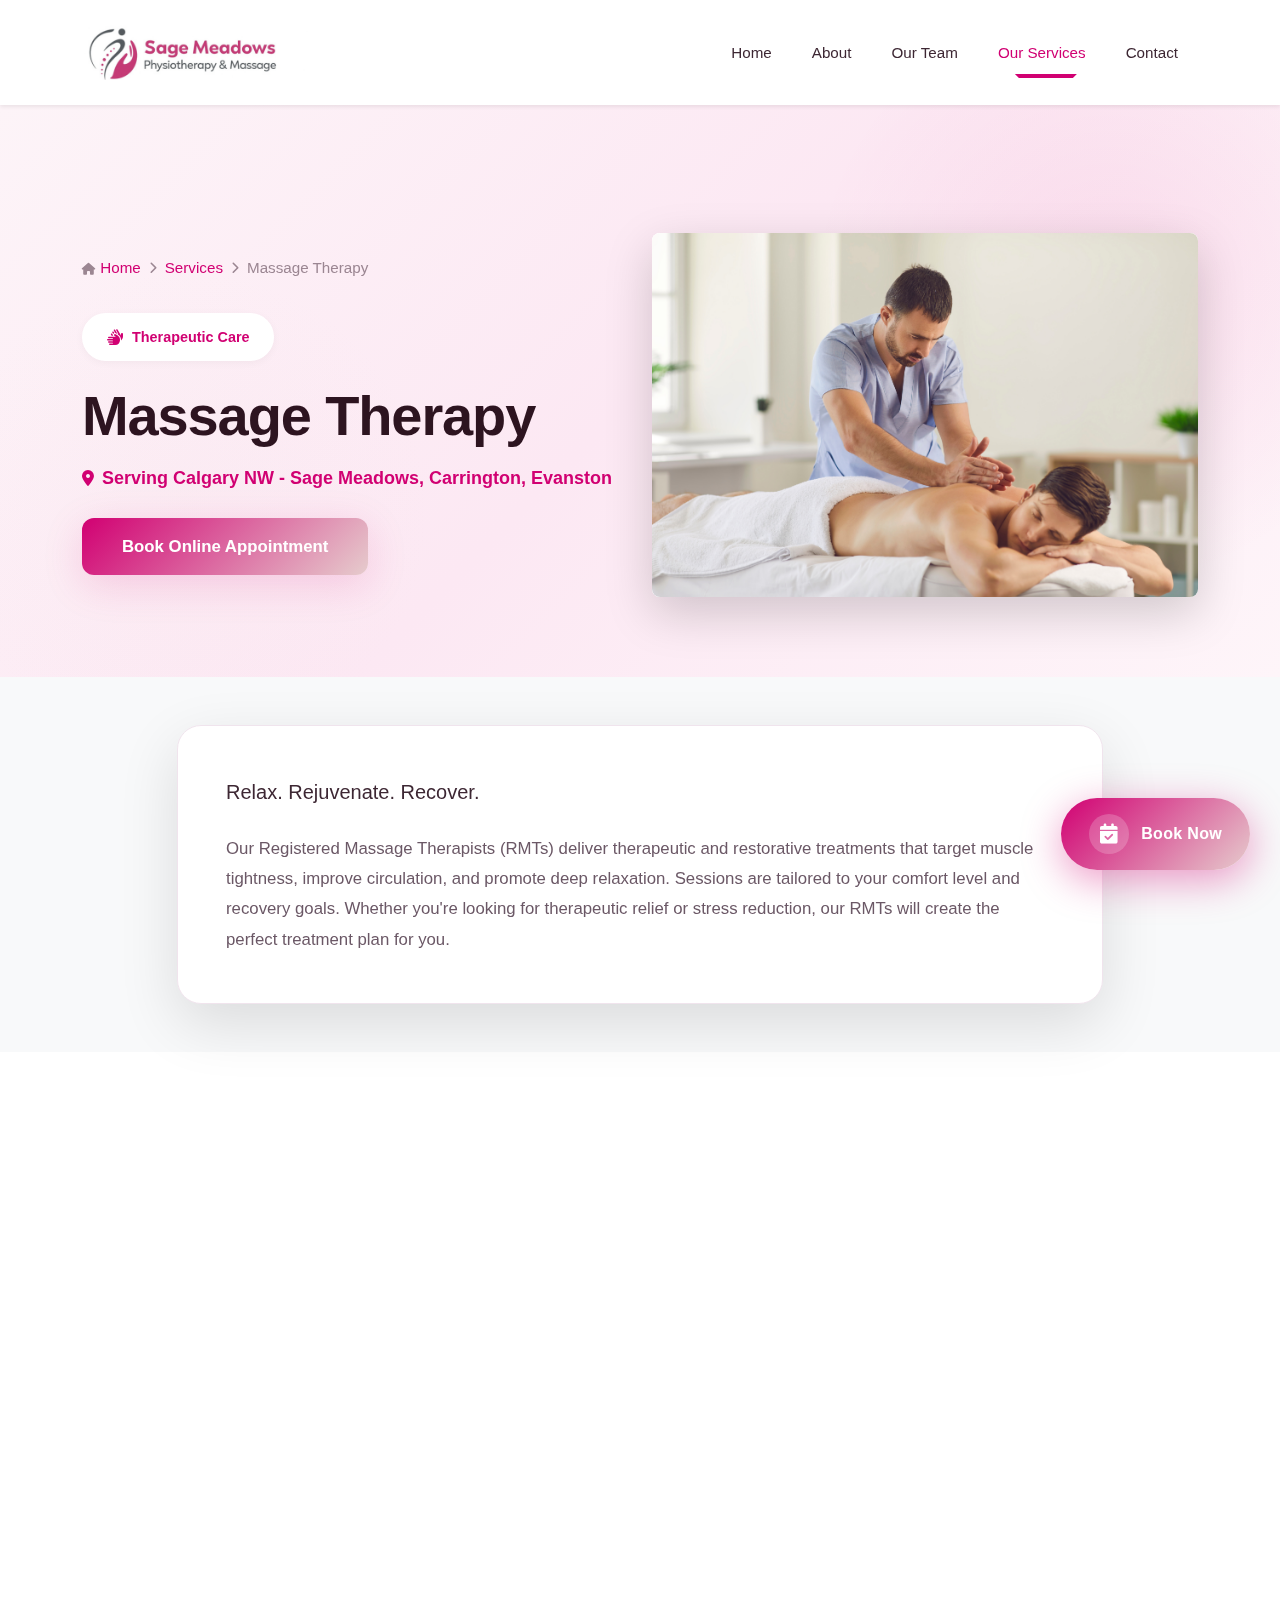
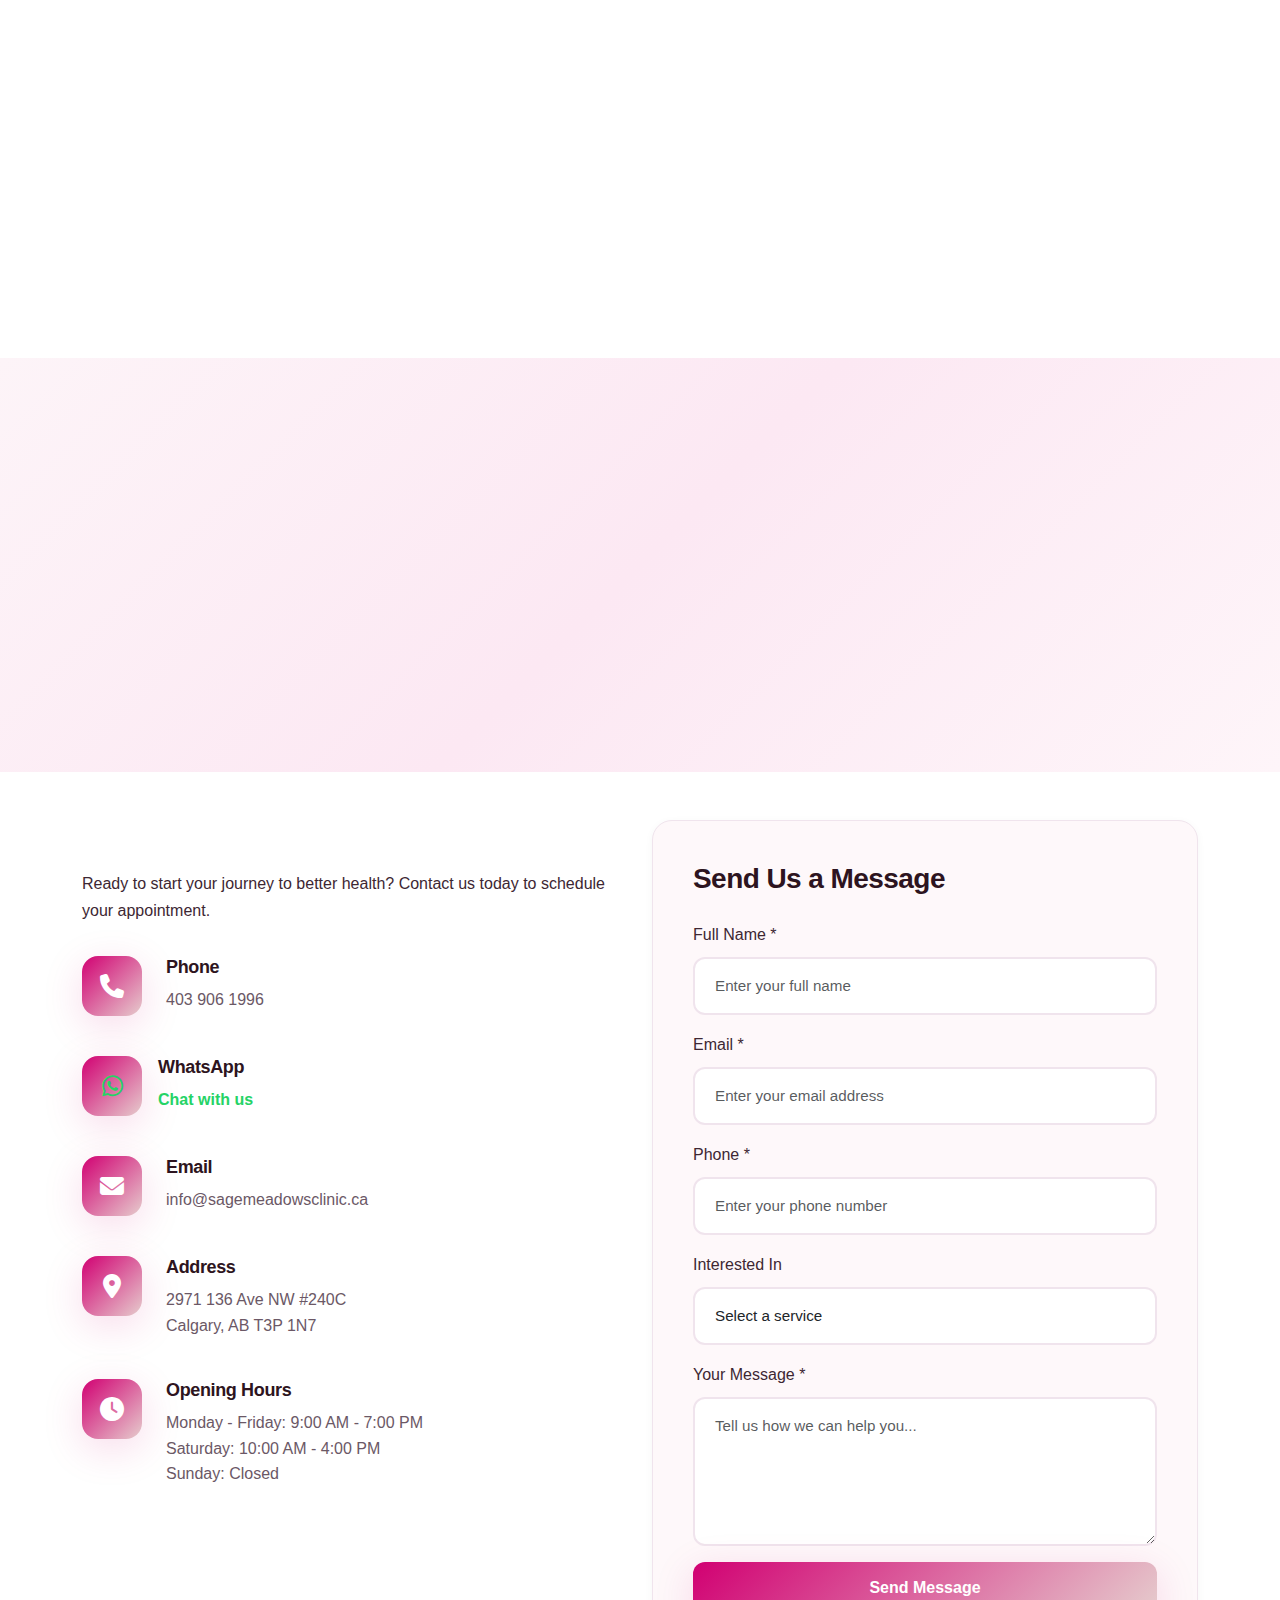
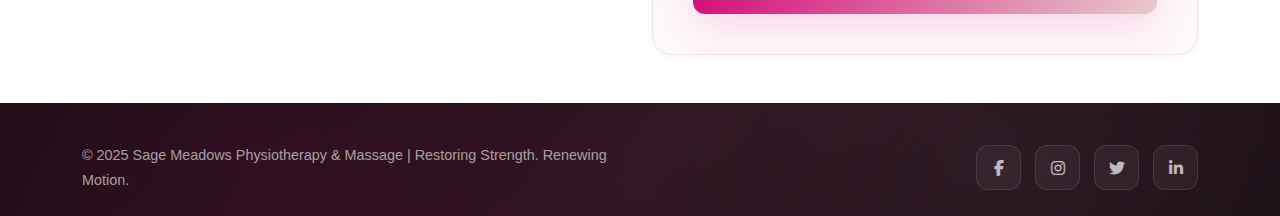
<file: massage.html>
<!DOCTYPE html>
<html lang="en">
<head>
    <meta charset="UTF-8">
    <meta name="viewport" content="width=device-width, initial-scale=1.0">
    <title>Massage Therapy - Sage Meadows Physiotherapy & Massage</title>
    <link href="https://cdn.jsdelivr.net/npm/bootstrap@5.3.0/dist/css/bootstrap.min.css" rel="stylesheet">
    <link rel="stylesheet" href="https://cdnjs.cloudflare.com/ajax/libs/font-awesome/6.4.0/css/all.min.css">
    <link href="https://unpkg.com/aos@2.3.1/dist/aos.css" rel="stylesheet">
    <link rel="stylesheet" href="css/style.css">
    <link rel="stylesheet" href="css/appointment.css">
    <link rel="icon" href="favicon.ico" sizes="32x32" type="image/x-icon">

</head>
<body>
   <nav class="navbar navbar-expand-lg navbar-light bg-white sticky-top shadow-sm">
        <div class="container">
            <a class="navbar-brand" href="index.html">
                <img src="images/logo.png" alt="Sage Meadows Physiotherapy & Massage" class="logo-img">
            </a>
            <button class="navbar-toggler" type="button" data-bs-toggle="collapse" data-bs-target="#navbarNav">
                <span class="navbar-toggler-icon"></span>
            </button>
            <div class="collapse navbar-collapse" id="navbarNav">
                <ul class="navbar-nav ms-auto">
                    <li class="nav-item">
                        <a class="nav-link" href="index.html">Home</a>
                    </li>
                    <li class="nav-item">
                        <a class="nav-link" href="about.html">About</a>
                    </li>
                    <li class="nav-item">
                        <a class="nav-link" href="team.html">Our Team</a>
                    </li>
                    <li class="nav-item dropdown">
                        <a class="nav-link dropdown-toggle  active" href="services.html" role="button" data-bs-toggle="dropdown">
                            Our Services
                        </a>
                        <ul class="dropdown-menu">
                            <li><a class="dropdown-item" href="physiotherapy.html">Physiotherapy</a></li>
                            <li><a class="dropdown-item" href="massage.html">Massage Therapy</a></li>
                            <li><a class="dropdown-item" href="chiropractic.html">Chiropractic</a></li>
                            <li><a class="dropdown-item" href="acupuncture.html">Acupuncture</a></li>
                            <li><a class="dropdown-item" href="osteopathy.html">Osteopathy</a></li>
                            <li><a class="dropdown-item" href="psychology.html">Psychology</a></li>
                            <li><a class="dropdown-item" href="dietitian.html">Dietitian</a></li>
                            <li><a class="dropdown-item" href="orthotics.html">Custom Orthotics</a></li>
                        </ul>
                    </li>
                    <li class="nav-item">
                        <a class="nav-link" href="contact.html">Contact</a>
                    </li>
                </ul>
            </div>
        </div>
    </nav>
    <section class="service-hero">
        <div class="container">
            <div class="row align-items-center">
                <div class="col-lg-6" data-aos="fade-right">
                    <nav class="breadcrumb-nav">
                        <a href="index.html"><i class="fas fa-home"></i> Home</a>
                        <i class="fas fa-chevron-right"></i>
                        <a href="services.html">Services</a>
                        <i class="fas fa-chevron-right"></i>
                        <span>Massage Therapy</span>
                    </nav>
                    <div class="service-hero-badge">
                        <i class="fas fa-hands"></i> Therapeutic Care
                    </div>
                    <h1 class="service-hero-title">Massage Therapy</h1>
                    <p class="service-hero-location">
                        <i class="fas fa-map-marker-alt"></i>
                        Serving Calgary NW - Sage Meadows, Carrington, Evanston
                    </p>
                    <a href="https://sagemeadowsphysiotherapy.janeapp.com/" target="_blank" rel="noopener noreferrer" class="btn btn-primary btn-lg">Book Online Appointment</a>
                </div>
                <div class="col-lg-6" data-aos="fade-left">
                    <img src="images/services/Massage Therapy.svg" alt="Massage Therapy" class="img-fluid rounded-3 shadow-lg">
                </div>
            </div>
        </div>
    </section>
    <section class="service-overview py-5 bg-light">
        <div class="container">
            <div class="row justify-content-center">
                <div class="col-lg-10">
                    <div class="overview-card" data-aos="fade-up">
                        <p class="lead">Relax. Rejuvenate. Recover.</p>
                        <p>Our Registered Massage Therapists (RMTs) deliver therapeutic and restorative treatments that target muscle tightness, improve circulation, and promote deep relaxation. Sessions are tailored to your comfort level and recovery goals. Whether you're looking for therapeutic relief or stress reduction, our RMTs will create the perfect treatment plan for you.</p>
                    </div>
                </div>
            </div>
        </div>
    </section>
    <section class="conditions-section py-5">
        <div class="container">
            <div class="row">
                <div class="col-lg-6 mb-4 mb-lg-0" data-aos="fade-right">
                    <h2 class="section-title mb-4">Massage Options</h2>
                    <div class="specialties-detailed">
                        <div class="specialty-item-detailed mb-4">
                            <h5><i class="fas fa-hand-rock me-2"></i>Deep Tissue Massage</h5>
                            <p>Reduces chronic pain and muscle adhesions.</p>
                        </div>
                        <div class="specialty-item-detailed mb-4">
                            <h5><i class="fas fa-fire me-2"></i>Hot Stone Massage</h5>
                            <p>Stimulates circulation and eases deep tension.</p>
                        </div>
                        <div class="specialty-item-detailed mb-4">
                            <h5><i class="fas fa-baby me-2"></i>Prenatal & Maternal Massage</h5>
                            <p>Safe, comfortable relief during pregnancy (male or female therapist available).</p>
                        </div>
                        <div class="specialty-item-detailed mb-4">
                            <h5><i class="fas fa-running me-2"></i>Sports Massage</h5>
                            <p>Ideal for athletes to enhance flexibility and recovery.</p>
                        </div>
                        <div class="specialty-item-detailed mb-4">
                            <h5><i class="fas fa-water me-2"></i>Lymphatic Drainage Massage</h5>
                            <p>Gentle technique to reduce swelling and support detoxification.</p>
                        </div>
                        <div class="specialty-item-detailed mb-4">
                            <h5><i class="fas fa-spa me-2"></i>Relaxation Massage</h5>
                            <p>Relieves stress, improves sleep, and enhances mood.</p>
                        </div>
                    </div>
                </div>
                <div class="col-lg-6" data-aos="fade-left">
                    <h2 class="section-title mb-4">What to Expect</h2>
                    <div class="expectation-list">
                        <div class="expectation-item">
                            <div class="expectation-number">1</div>
                            <div>
                                <h5>Clear assessment and goal setting</h5>
                                <p>We take time to understand your condition and what you want to achieve.</p>
                            </div>
                        </div>
                        <div class="expectation-item">
                            <div class="expectation-number">2</div>
                            <div>
                                <h5>Personalized plan with exercises and education</h5>
                                <p>Your treatment plan is tailored to your specific needs and lifestyle.</p>
                            </div>
                        </div>
                        <div class="expectation-item">
                            <div class="expectation-number">3</div>
                            <div>
                                <h5>Progress reviews to keep you moving forward</h5>
                                <p>Regular check-ins ensure you're on track to reach your goals.</p>
                            </div>
                        </div>
                    </div>
                </div>
            </div>
            <div class="row justify-content-center mt-5">
                <div class="col-lg-10">
                    <div class="overview-card" data-aos="fade-up">
                        <p class="mb-0">Massage therapy complements physiotherapy and chiropractic treatments to accelerate recovery and restore balance.</p>
                    </div>
                </div>
            </div>
        </div>
    </section>
    <section class="service-cta py-5">
        <div class="container">
            <div class="cta-card text-center" data-aos="zoom-in">
                <h2 class="mb-4">Ready to Experience Relief?</h2>
                <p class="lead mb-4">Book your massage therapy session today and feel the difference.</p>
                <a href="https://sagemeadowsphysiotherapy.janeapp.com/" target="_blank" rel="noopener noreferrer" class="btn btn-primary btn-lg">Book Online Appointment</a>
            </div>
        </div>
    </section>
    <section class="contact-section py-5" id="contact">
        <div class="container">
            <div class="row g-4">
                <div class="col-lg-6">
                    <h2 class="section-title">Get In Touch</h2>
                    <p class="mb-4">Ready to start your journey to better health? Contact us today to schedule your appointment.</p>
                    <div class="contact-info">
                        <div class="contact-item">
                            <i class="fas fa-phone"></i>
                            <div>
                                <h5>Phone</h5>
                                <p>403 906 1996</p>
                            </div>
                        </div>
                        <div class="contact-item">
                            <a href="https://wa.me/14039061996" target="_blank" rel="noopener noreferrer" style="text-decoration: none; color: inherit; display: flex; align-items: flex-start; gap: 1rem;">
                                <i class="fab fa-whatsapp" style="font-size: 1.5rem; color: #25D366;"></i>
                                <div>
                                    <h5>WhatsApp</h5>
                                    <p style="color: #25D366; font-weight: 600;">Chat with us</p>
                                </div>
                            </a>
                        </div>
                        <div class="contact-item">
                            <i class="fas fa-envelope"></i>
                            <div>
                                <h5>Email</h5>
                                <p>info@sagemeadowsclinic.ca</p>
                            </div>
                        </div>
                        <div class="contact-item">
                            <i class="fas fa-map-marker-alt"></i>
                            <div>
                                <h5>Address</h5>
                                <p>2971 136 Ave NW #240C<br>Calgary, AB T3P 1N7</p>
                            </div>
                        </div>
                        <div class="contact-item">
                            <i class="fas fa-clock"></i>
                            <div>
                                <h5>Opening Hours</h5>
                                <p>Monday - Friday: 9:00 AM - 7:00 PM<br>
                                Saturday: 10:00 AM - 4:00 PM<br>
                                Sunday: Closed</p>
                            </div>
                        </div>
                    </div>
                </div>
                <div class="col-lg-6">
                    <div class="contact-form-wrapper">
                        <h3 class="mb-4">Send Us a Message</h3>
                        <form class="contact-form">
                            <div class="mb-3">
                                <label class="form-label">Full Name *</label>
                                <input type="text" class="form-control" placeholder="Enter your full name" required>
                            </div>
                            <div class="mb-3">
                                <label class="form-label">Email *</label>
                                <input type="email" class="form-control" placeholder="Enter your email address" required>
                            </div>
                            <div class="mb-3">
                                <label class="form-label">Phone *</label>
                                <input type="tel" class="form-control" placeholder="Enter your phone number" required>
                            </div>
                            <div class="mb-3">
                                <label class="form-label">Interested In</label>
                                <select class="form-control">
                                    <option value="">Select a service</option>
                                    <option value="physiotherapy">Physiotherapy</option>
                                    <option value="massage">Massage Therapy</option>
                                    <option value="chiropractic">Chiropractic</option>
                                    <option value="acupuncture">Acupuncture</option>
                                    <option value="osteopathy">Osteopathy</option>
                                    <option value="psychology">Psychology</option>
                                    <option value="dietitian">Dietitian</option>
                                <option value="orthotics">Custom Orthotics</option>
                                    <option value="general">General Inquiry</option>
                                </select>
                            </div>
                            <div class="mb-3">
                                <label class="form-label">Your Message *</label>
                                <textarea class="form-control" rows="5" placeholder="Tell us how we can help you..." required></textarea>
                            </div>
                            <button type="submit" class="btn btn-primary w-100">Send Message</a>
                        </form>
                    </div>
                </div>
            </div>
        </div>
    </section>
<footer class="footer bg-dark text-white py-4">
        <div class="container">
            <div class="footer-bottom">
                <div class="row align-items-center g-3">
                    <div class="col-md-6 text-center text-md-start">
                        <p class="mb-0">&copy; 2025 Sage Meadows Physiotherapy & Massage | Restoring Strength. Renewing Motion.</p>
                    </div>
                    <div class="col-md-6 text-center text-md-end">
                        <div class="social-links justify-content-center justify-content-md-end">
                            <a href="#" class="social-link" aria-label="Facebook"><i class="fab fa-facebook-f"></i></a>
                            <a href="#" class="social-link" aria-label="Instagram"><i class="fab fa-instagram"></i></a>
                            <a href="#" class="social-link" aria-label="Twitter"><i class="fab fa-twitter"></i></a>
                            <a href="#" class="social-link" aria-label="LinkedIn"><i class="fab fa-linkedin-in"></i></a>
                        </div>
                    </div>
                </div>
            </div>
        </div>
    </footer>
    <a href="https://sagemeadowsphysiotherapy.janeapp.com/" target="_blank" rel="noopener noreferrer" class="floating-appointment-btn" aria-label="Schedule Appointment">
        <span class="btn-icon">
            <i class="fas fa-calendar-check"></i>
        </span>
        <span class="btn-text">Book Now</span>
    </a>
    <div class="appointment-modal" id="appointmentModal">
        <div class="appointment-modal-overlay"></div>
        <div class="appointment-modal-content">
            <button class="modal-close" id="closeModal">
                <i class="fas fa-times"></i>
            </a>
            <div class="modal-header-custom">
                <div class="modal-icon-wrapper">
                    <i class="fas fa-calendar-alt"></i>
                </div>
                <h2>Schedule Your Appointment</h2>
                <p>Choose your preferred date and time for consultation</p>
            </div>
            <form class="appointment-form" id="appointmentForm">
                <div class="row g-3">
                    <div class="col-md-6">
                        <label class="form-label">Full Name *</label>
                        <div class="input-with-icon">
                            <i class="fas fa-user"></i>
                            <input type="text" class="form-control" placeholder="John Doe" required>
                        </div>
                    </div>
                    <div class="col-md-6">
                        <label class="form-label">Phone Number *</label>
                        <div class="input-with-icon">
                            <i class="fas fa-phone"></i>
                            <input type="tel" class="form-control" placeholder="+1 403 906 1996" required>
                        </div>
                    </div>
                    <div class="col-md-6">
                        <label class="form-label">Email Address *</label>
                        <div class="input-with-icon">
                            <i class="fas fa-envelope"></i>
                            <input type="email" class="form-control" placeholder="john@example.com" required>
                        </div>
                    </div>
                    <div class="col-md-6">
                        <label class="form-label">Service Type *</label>
                        <div class="input-with-icon">
                            <i class="fas fa-briefcase-medical"></i>
                            <select class="form-control" required>
                                <option value="">Select Service</option>
                                <option value="physiotherapy">Physiotherapy</option>
                                <option value="massage" selected>Massage Therapy</option>
                                <option value="chiropractic">Chiropractic</option>
                                <option value="acupuncture">Acupuncture</option>
                                <option value="osteopathy">Osteopathy</option>
                                <option value="psychology">Psychology</option>
                                <option value="dietitian">Dietitian</option>
                                <option value="orthotics">Custom Orthotics</option>
                            </select>
                        </div>
                    </div>
                    <div class="col-md-6">
                        <label class="form-label">Preferred Date *</label>
                        <div class="input-with-icon">
                            <i class="fas fa-calendar"></i>
                            <input type="date" class="form-control" required>
                        </div>
                    </div>
                    <div class="col-md-6">
                        <label class="form-label">Preferred Time *</label>
                        <div class="input-with-icon">
                            <i class="fas fa-clock"></i>
                            <select class="form-control" required>
                                <option value="">Select Time</option>
                                <option value="08:00">08:00 AM</option>
                                <option value="09:00">09:00 AM</option>
                                <option value="10:00">10:00 AM</option>
                                <option value="11:00">11:00 AM</option>
                                <option value="12:00">12:00 PM</option>
                                <option value="13:00">01:00 PM</option>
                                <option value="14:00">02:00 PM</option>
                                <option value="15:00">03:00 PM</option>
                                <option value="16:00">04:00 PM</option>
                                <option value="17:00">05:00 PM</option>
                            </select>
                        </div>
                    </div>
                    <div class="col-12">
                        <label class="form-label">Additional Notes</label>
                        <div class="input-with-icon">
                            <i class="fas fa-comment-alt"></i>
                            <textarea class="form-control" rows="3" placeholder="Tell us about your condition or any specific concerns..."></textarea>
                        </div>
                    </div>
                </div>
                <div class="modal-actions">
                    <button type="button" class="btn btn-outline-secondary" id="cancelBtn">Cancel</a>
                    <button type="submit" class="btn btn-primary">
                        <i class="fas fa-check-circle me-2"></i>
                        Confirm Appointment
                    </a>
                </div>
            </form>
        </div>
    </div>
    <script src="https://cdn.jsdelivr.net/npm/bootstrap@5.3.0/dist/js/bootstrap.bundle.min.js"></script>
    <script src="https://unpkg.com/aos@2.3.1/dist/aos.js"></script>
    <script>
    (function() {
        function fixMobileDropdown() {
            if (window.innerWidth < 992) {
                document.querySelectorAll('.dropdown-toggle').forEach(function(el) {
                    el.removeAttribute('data-bs-toggle');
                });
            }
        }
        if (document.readyState === 'loading') {
            document.addEventListener('DOMContentLoaded', fixMobileDropdown);
        } else {
            fixMobileDropdown();
        }
    })();
    </script>
    <script src="js/script.js"></script>
</body>
</html>
</file>
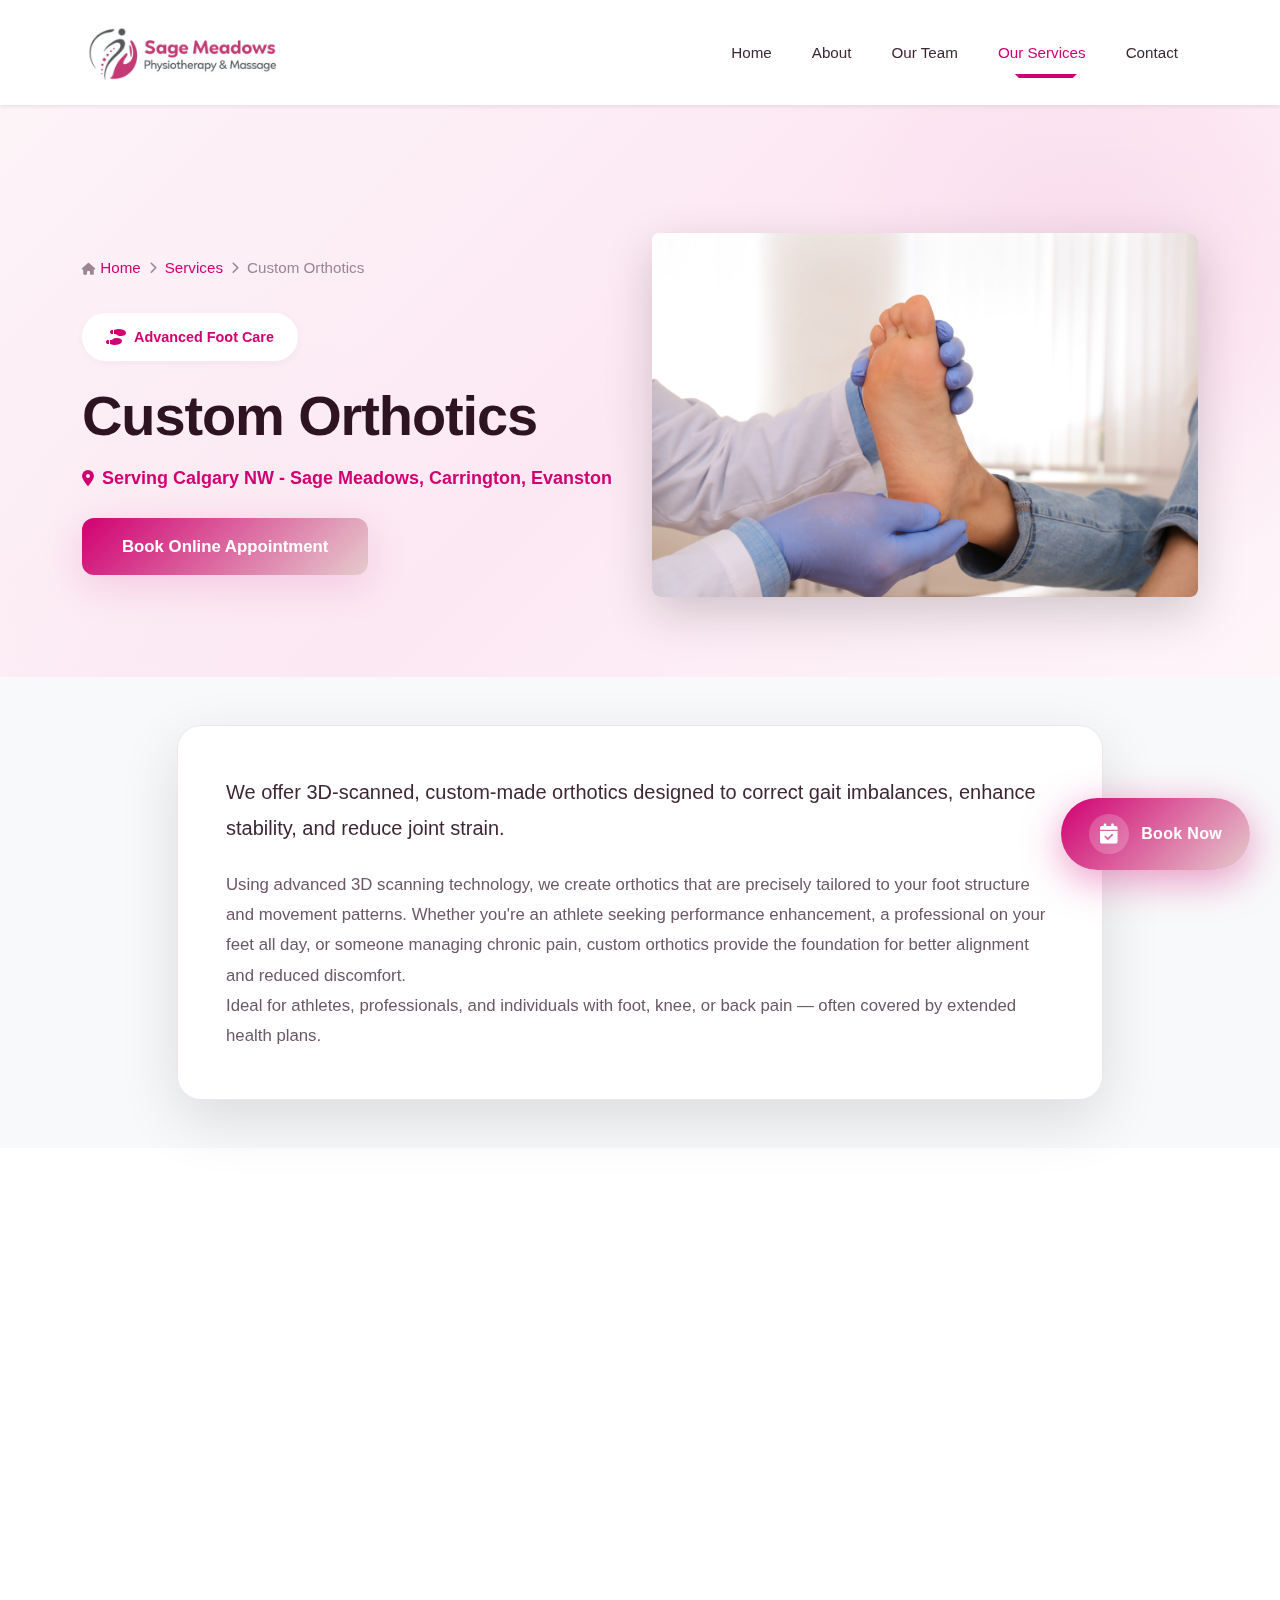
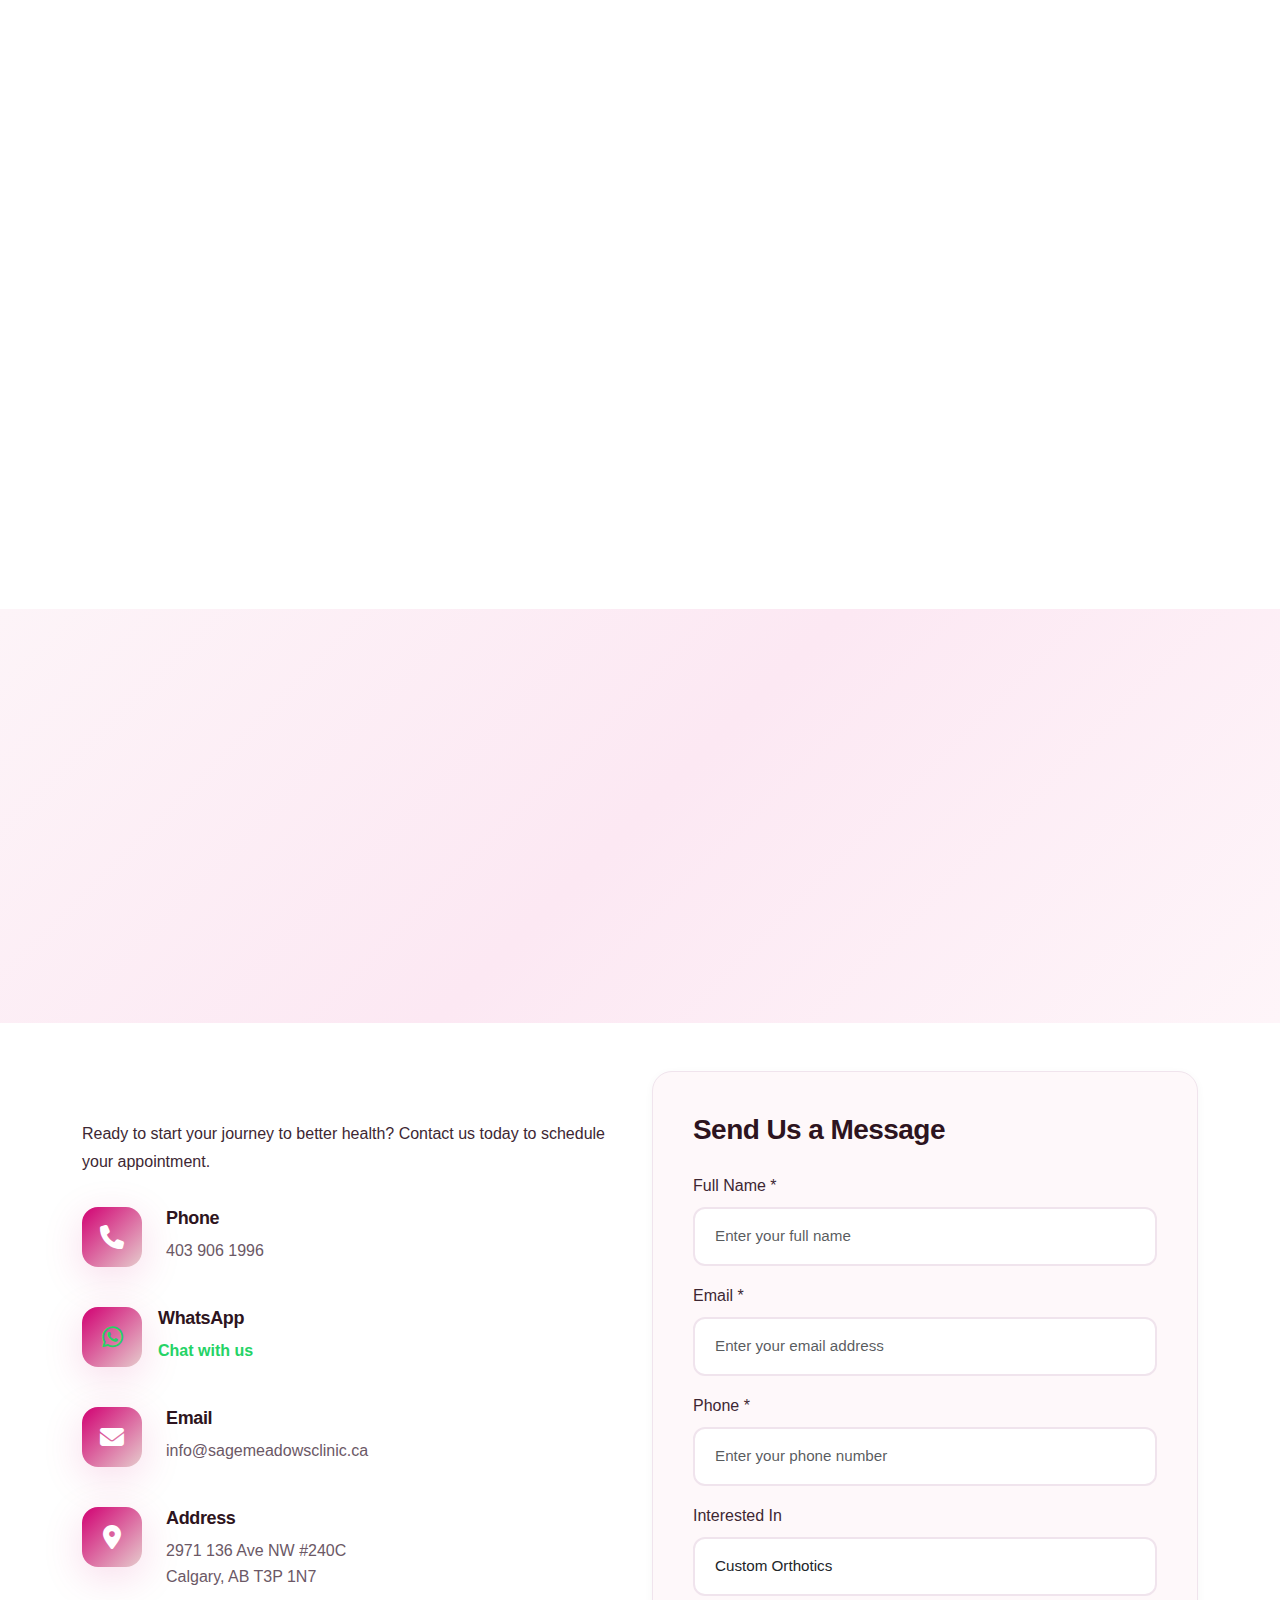
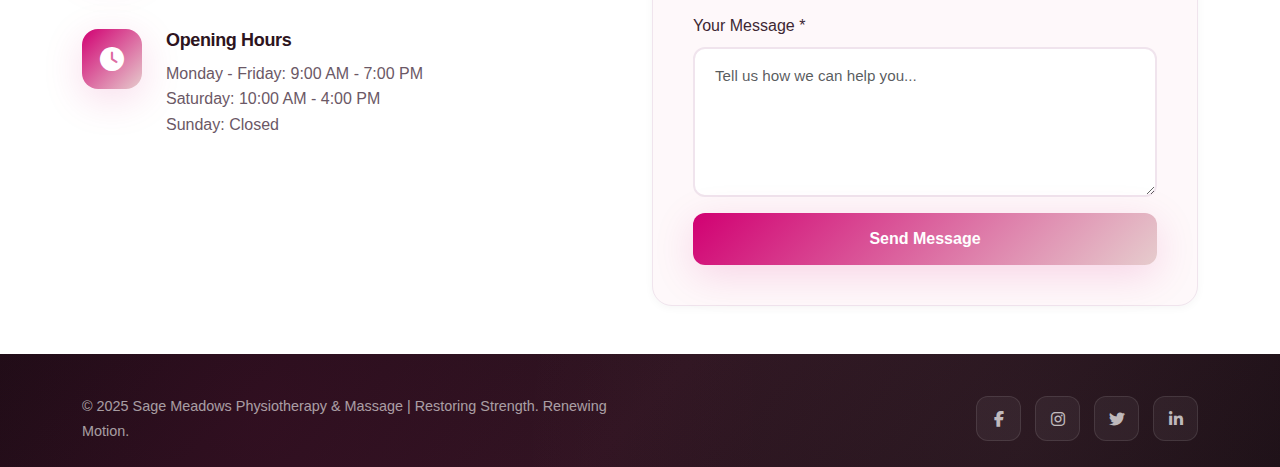
<file: orthotics.html>
<!DOCTYPE html>
<html lang="en">
<head>
    <meta charset="UTF-8">
    <meta name="viewport" content="width=device-width, initial-scale=1.0">
    <title>Custom Orthotics - Sage Meadows Physiotherapy & Massage</title>
    <link href="https://cdn.jsdelivr.net/npm/bootstrap@5.3.0/dist/css/bootstrap.min.css" rel="stylesheet">
    <link rel="stylesheet" href="https://cdnjs.cloudflare.com/ajax/libs/font-awesome/6.4.0/css/all.min.css">
    <link href="https://unpkg.com/aos@2.3.1/dist/aos.css" rel="stylesheet">
    <link rel="stylesheet" href="css/style.css">
    <link rel="stylesheet" href="css/appointment.css">
    <link rel="icon" href="favicon.ico" sizes="32x32" type="image/x-icon">

</head>
<body>
   <nav class="navbar navbar-expand-lg navbar-light bg-white sticky-top shadow-sm">
        <div class="container">
            <a class="navbar-brand" href="index.html">
                <img src="images/logo.png" alt="Sage Meadows Physiotherapy & Massage" class="logo-img">
            </a>
            <button class="navbar-toggler" type="button" data-bs-toggle="collapse" data-bs-target="#navbarNav">
                <span class="navbar-toggler-icon"></span>
            </button>
            <div class="collapse navbar-collapse" id="navbarNav">
                <ul class="navbar-nav ms-auto">
                    <li class="nav-item">
                        <a class="nav-link" href="index.html">Home</a>
                    </li>
                    <li class="nav-item">
                        <a class="nav-link" href="about.html">About</a>
                    </li>
                    <li class="nav-item">
                        <a class="nav-link" href="team.html">Our Team</a>
                    </li>
                    <li class="nav-item dropdown">
                        <a class="nav-link dropdown-toggle  active" href="services.html" role="button" data-bs-toggle="dropdown">
                            Our Services
                        </a>
                        <ul class="dropdown-menu">
                            <li><a class="dropdown-item" href="physiotherapy.html">Physiotherapy</a></li>
                            <li><a class="dropdown-item" href="massage.html">Massage Therapy</a></li>
                            <li><a class="dropdown-item" href="chiropractic.html">Chiropractic</a></li>
                            <li><a class="dropdown-item" href="acupuncture.html">Acupuncture</a></li>
                            <li><a class="dropdown-item" href="osteopathy.html">Osteopathy</a></li>
                            <li><a class="dropdown-item" href="psychology.html">Psychology</a></li>
                            <li><a class="dropdown-item" href="dietitian.html">Dietitian</a></li>
                            <li><a class="dropdown-item" href="orthotics.html">Custom Orthotics</a></li>
                        </ul>
                    </li>
                    <li class="nav-item">
                        <a class="nav-link" href="contact.html">Contact</a>
                    </li>
                </ul>
            </div>
        </div>
    </nav>
    <section class="service-hero">
        <div class="container">
            <div class="row align-items-center">
                <div class="col-lg-6" data-aos="fade-right">
                    <nav class="breadcrumb-nav">
                        <a href="index.html"><i class="fas fa-home"></i> Home</a>
                        <i class="fas fa-chevron-right"></i>
                        <a href="services.html">Services</a>
                        <i class="fas fa-chevron-right"></i>
                        <span>Custom Orthotics</span>
                    </nav>
                    <div class="service-hero-badge">
                        <i class="fas fa-shoe-prints"></i> Advanced Foot Care
                    </div>
                    <h1 class="service-hero-title">Custom Orthotics</h1>
                    <p class="service-hero-location">
                        <i class="fas fa-map-marker-alt"></i>
                        Serving Calgary NW - Sage Meadows, Carrington, Evanston
                    </p>
                    <a href="https://sagemeadowsphysiotherapy.janeapp.com/" target="_blank" rel="noopener noreferrer" class="btn btn-primary btn-lg">Book Online Appointment</a>
                </div>
                <div class="col-lg-6" data-aos="fade-left">
                    <img src="images/services/Custom-orthotics.svg" alt="Custom Orthotics" class="img-fluid rounded-3 shadow-lg">
                </div>
            </div>
        </div>
    </section>
    <section class="service-overview py-5 bg-light">
        <div class="container">
            <div class="row justify-content-center">
                <div class="col-lg-10">
                    <div class="overview-card" data-aos="fade-up">
                        <p class="lead">We offer 3D-scanned, custom-made orthotics designed to correct gait imbalances, enhance stability, and reduce joint strain.</p>
                        <p>Using advanced 3D scanning technology, we create orthotics that are precisely tailored to your foot structure and movement patterns. Whether you're an athlete seeking performance enhancement, a professional on your feet all day, or someone managing chronic pain, custom orthotics provide the foundation for better alignment and reduced discomfort.</p>
                        <p>Ideal for athletes, professionals, and individuals with foot, knee, or back pain — often covered by extended health plans.</p>
                    </div>
                </div>
            </div>
        </div>
    </section>
    <section class="conditions-section py-5">
        <div class="container">
            <div class="row">
                <div class="col-lg-6 mb-4 mb-lg-0" data-aos="fade-right">
                    <h2 class="section-title mb-4">Custom Orthotics Can Help With</h2>
                    <div class="specialties-detailed">
                        <div class="specialty-item-detailed mb-4">
                            <h5><i class="fas fa-foot me-2"></i>Plantar fasciitis and heel pain</h5>
                            <p>Custom arch support and cushioning reduce strain on the plantar fascia and provide targeted relief for heel pain.</p>
                        </div>
                        <div class="specialty-item-detailed mb-4">
                            <h5><i class="fas fa-shoe-prints me-2"></i>Flat feet or high arches</h5>
                            <p>Corrective support restores proper foot alignment and distributes pressure evenly across the foot structure.</p>
                        </div>
                        <div class="specialty-item-detailed mb-4">
                            <h5><i class="fas fa-walking me-2"></i>Knee, hip, or lower back pain</h5>
                            <p>Proper foot alignment improves biomechanics throughout the kinetic chain, reducing compensatory pain in joints above.</p>
                        </div>
                        <div class="specialty-item-detailed mb-4">
                            <h5><i class="fas fa-bandage me-2"></i>Bunions and hammertoes</h5>
                            <p>Strategic padding and support reduce pressure on deformities and prevent progression of structural issues.</p>
                        </div>
                        <div class="specialty-item-detailed mb-4">
                            <h5><i class="fas fa-running me-2"></i>Shin splints and overuse injuries</h5>
                            <p>Shock absorption and gait correction reduce repetitive stress on muscles, tendons, and bones during activity.</p>
                        </div>
                        <div class="specialty-item-detailed mb-4">
                            <h5><i class="fas fa-medkit me-2"></i>Diabetic foot conditions</h5>
                            <p>Pressure redistribution and protective padding help prevent ulcers and complications in high-risk diabetic feet.</p>
                        </div>
                        <div class="specialty-item-detailed mb-4">
                            <h5><i class="fas fa-trophy me-2"></i>Sports performance optimization</h5>
                            <p>Enhanced stability and energy return improve athletic efficiency and reduce injury risk during training and competition.</p>
                        </div>
                        <div class="specialty-item-detailed mb-4">
                            <h5><i class="fas fa-briefcase me-2"></i>Workplace fatigue and posture issues</h5>
                            <p>All-day comfort and postural support reduce fatigue for those who spend long hours standing or walking at work.</p>
                        </div>
                    </div>
                </div>
                <div class="col-lg-6" data-aos="fade-left">
                    <h2 class="section-title mb-4">What to Expect</h2>
                    <div class="expectation-list">
                        <div class="expectation-item">
                            <div class="expectation-number">1</div>
                            <div>
                                <h5>Comprehensive assessment and 3D scanning</h5>
                                <p>We analyze your gait, foot structure, and movement patterns using advanced 3D scanning technology.</p>
                            </div>
                        </div>
                        <div class="expectation-item">
                            <div class="expectation-number">2</div>
                            <div>
                                <h5>Custom design and fabrication</h5>
                                <p>Your orthotics are precision-crafted to address your specific biomechanical needs and lifestyle demands.</p>
                            </div>
                        </div>
                        <div class="expectation-item">
                            <div class="expectation-number">3</div>
                            <div>
                                <h5>Fitting and follow-up care</h5>
                                <p>We ensure proper fit and comfort, with adjustments as needed to optimize your results.</p>
                            </div>
                        </div>
                    </div>
                </div>
            </div>
        </div>
    </section>
    <section class="service-cta py-5">
        <div class="container">
            <div class="cta-card text-center" data-aos="zoom-in">
                <h2 class="mb-4">Ready to Improve Your Foundation?</h2>
                <p class="lead mb-4">Book your custom orthotics assessment today and experience the difference proper support can make.</p>
                <a href="https://sagemeadowsphysiotherapy.janeapp.com/" target="_blank" rel="noopener noreferrer" class="btn btn-primary btn-lg">Book Online Appointment</a>
            </div>
        </div>
    </section>
    <section class="contact-section py-5" id="contact">
        <div class="container">
            <div class="row g-4">
                <div class="col-lg-6">
                    <h2 class="section-title">Get In Touch</h2>
                    <p class="mb-4">Ready to start your journey to better health? Contact us today to schedule your appointment.</p>
                    <div class="contact-info">
                        <div class="contact-item">
                            <i class="fas fa-phone"></i>
                            <div>
                                <h5>Phone</h5>
                                <p>403 906 1996</p>
                            </div>
                        </div>
                        <div class="contact-item">
                            <a href="https://wa.me/14039061996" target="_blank" rel="noopener noreferrer" style="text-decoration: none; color: inherit; display: flex; align-items: flex-start; gap: 1rem;">
                                <i class="fab fa-whatsapp" style="font-size: 1.5rem; color: #25D366;"></i>
                                <div>
                                    <h5>WhatsApp</h5>
                                    <p style="color: #25D366; font-weight: 600;">Chat with us</p>
                                </div>
                            </a>
                        </div>
                        <div class="contact-item">
                            <i class="fas fa-envelope"></i>
                            <div>
                                <h5>Email</h5>
                                <p>info@sagemeadowsclinic.ca</p>
                            </div>
                        </div>
                        <div class="contact-item">
                            <i class="fas fa-map-marker-alt"></i>
                            <div>
                                <h5>Address</h5>
                                <p>2971 136 Ave NW #240C<br>Calgary, AB T3P 1N7</p>
                            </div>
                        </div>
                        <div class="contact-item">
                            <i class="fas fa-clock"></i>
                            <div>
                                <h5>Opening Hours</h5>
                                <p>Monday - Friday: 9:00 AM - 7:00 PM<br>
                                Saturday: 10:00 AM - 4:00 PM<br>
                                Sunday: Closed</p>
                            </div>
                        </div>
                    </div>
                </div>
                <div class="col-lg-6">
                    <div class="contact-form-wrapper">
                        <h3 class="mb-4">Send Us a Message</h3>
                        <form class="contact-form">
                            <div class="mb-3">
                                <label class="form-label">Full Name *</label>
                                <input type="text" class="form-control" placeholder="Enter your full name" required>
                            </div>
                            <div class="mb-3">
                                <label class="form-label">Email *</label>
                                <input type="email" class="form-control" placeholder="Enter your email address" required>
                            </div>
                            <div class="mb-3">
                                <label class="form-label">Phone *</label>
                                <input type="tel" class="form-control" placeholder="Enter your phone number" required>
                            </div>
                            <div class="mb-3">
                                <label class="form-label">Interested In</label>
                                <select class="form-control">
                                    <option value="">Select a service</option>
                                    <option value="physiotherapy">Physiotherapy</option>
                                    <option value="massage">Massage Therapy</option>
                                    <option value="chiropractic">Chiropractic</option>
                                    <option value="acupuncture">Acupuncture</option>
                                    <option value="osteopathy">Osteopathy</option>
                                    <option value="psychology">Psychology</option>
                                    <option value="dietitian">Dietitian</option>
                                    <option value="orthotics" selected>Custom Orthotics</option>
                                    <option value="general">General Inquiry</option>
                                </select>
                            </div>
                            <div class="mb-3">
                                <label class="form-label">Your Message *</label>
                                <textarea class="form-control" rows="5" placeholder="Tell us how we can help you..." required></textarea>
                            </div>
                            <button type="submit" class="btn btn-primary w-100">Send Message</a>
                        </form>
                    </div>
                </div>
            </div>
        </div>
    </section>
<footer class="footer bg-dark text-white py-4">
        <div class="container">
            <div class="footer-bottom">
                <div class="row align-items-center g-3">
                    <div class="col-md-6 text-center text-md-start">
                        <p class="mb-0">&copy; 2025 Sage Meadows Physiotherapy & Massage | Restoring Strength. Renewing Motion.</p>
                    </div>
                    <div class="col-md-6 text-center text-md-end">
                        <div class="social-links justify-content-center justify-content-md-end">
                            <a href="#" class="social-link" aria-label="Facebook"><i class="fab fa-facebook-f"></i></a>
                            <a href="#" class="social-link" aria-label="Instagram"><i class="fab fa-instagram"></i></a>
                            <a href="#" class="social-link" aria-label="Twitter"><i class="fab fa-twitter"></i></a>
                            <a href="#" class="social-link" aria-label="LinkedIn"><i class="fab fa-linkedin-in"></i></a>
                        </div>
                    </div>
                </div>
            </div>
        </div>
    </footer>
    <a href="https://sagemeadowsphysiotherapy.janeapp.com/" target="_blank" rel="noopener noreferrer" class="floating-appointment-btn" aria-label="Schedule Appointment">
        <span class="btn-icon">
            <i class="fas fa-calendar-check"></i>
        </span>
        <span class="btn-text">Book Now</span>
    </a>
    <div class="appointment-modal" id="appointmentModal">
        <div class="appointment-modal-overlay"></div>
        <div class="appointment-modal-content">
            <button class="modal-close" id="closeModal">
                <i class="fas fa-times"></i>
            </a>
            <div class="modal-header-custom">
                <div class="modal-icon-wrapper">
                    <i class="fas fa-calendar-alt"></i>
                </div>
                <h2>Schedule Your Appointment</h2>
                <p>Choose your preferred date and time for consultation</p>
            </div>
            <form class="appointment-form" id="appointmentForm">
                <div class="row g-3">
                    <div class="col-md-6">
                        <label class="form-label">Full Name *</label>
                        <div class="input-with-icon">
                            <i class="fas fa-user"></i>
                            <input type="text" class="form-control" placeholder="John Doe" required>
                        </div>
                    </div>
                    <div class="col-md-6">
                        <label class="form-label">Phone Number *</label>
                        <div class="input-with-icon">
                            <i class="fas fa-phone"></i>
                            <input type="tel" class="form-control" placeholder="+1 403 906 1996" required>
                        </div>
                    </div>
                    <div class="col-md-6">
                        <label class="form-label">Email Address *</label>
                        <div class="input-with-icon">
                            <i class="fas fa-envelope"></i>
                            <input type="email" class="form-control" placeholder="john@example.com" required>
                        </div>
                    </div>
                    <div class="col-md-6">
                        <label class="form-label">Service Type *</label>
                        <div class="input-with-icon">
                            <i class="fas fa-briefcase-medical"></i>
                            <select class="form-control" required>
                                <option value="">Select Service</option>
                                <option value="physiotherapy">Physiotherapy</option>
                                <option value="massage">Massage Therapy</option>
                                <option value="chiropractic">Chiropractic</option>
                                <option value="acupuncture">Acupuncture</option>
                                <option value="osteopathy">Osteopathy</option>
                                <option value="psychology">Psychology</option>
                                <option value="dietitian">Dietitian</option>
                                <option value="orthotics" selected>Custom Orthotics</option>
                            </select>
                        </div>
                    </div>
                    <div class="col-md-6">
                        <label class="form-label">Preferred Date *</label>
                        <div class="input-with-icon">
                            <i class="fas fa-calendar"></i>
                            <input type="date" class="form-control" required>
                        </div>
                    </div>
                    <div class="col-md-6">
                        <label class="form-label">Preferred Time *</label>
                        <div class="input-with-icon">
                            <i class="fas fa-clock"></i>
                            <select class="form-control" required>
                                <option value="">Select Time</option>
                                <option value="08:00">08:00 AM</option>
                                <option value="09:00">09:00 AM</option>
                                <option value="10:00">10:00 AM</option>
                                <option value="11:00">11:00 AM</option>
                                <option value="12:00">12:00 PM</option>
                                <option value="13:00">01:00 PM</option>
                                <option value="14:00">02:00 PM</option>
                                <option value="15:00">03:00 PM</option>
                                <option value="16:00">04:00 PM</option>
                                <option value="17:00">05:00 PM</option>
                            </select>
                        </div>
                    </div>
                    <div class="col-12">
                        <label class="form-label">Additional Notes</label>
                        <div class="input-with-icon">
                            <i class="fas fa-comment-alt"></i>
                            <textarea class="form-control" rows="3" placeholder="Tell us about your condition or any specific concerns..."></textarea>
                        </div>
                    </div>
                </div>
                <div class="modal-actions">
                    <button type="button" class="btn btn-outline-secondary" id="cancelBtn">Cancel</a>
                    <button type="submit" class="btn btn-primary">
                        <i class="fas fa-check-circle me-2"></i>
                        Confirm Appointment
                    </a>
                </div>
            </form>
        </div>
    </div>
    <script src="https://cdn.jsdelivr.net/npm/bootstrap@5.3.0/dist/js/bootstrap.bundle.min.js"></script>
    <script src="https://unpkg.com/aos@2.3.1/dist/aos.js"></script>
    <script>
    (function() {
        function fixMobileDropdown() {
            if (window.innerWidth < 992) {
                document.querySelectorAll('.dropdown-toggle').forEach(function(el) {
                    el.removeAttribute('data-bs-toggle');
                });
            }
        }
        if (document.readyState === 'loading') {
            document.addEventListener('DOMContentLoaded', fixMobileDropdown);
        } else {
            fixMobileDropdown();
        }
    })();
    </script>
    <script src="js/script.js"></script>
</body>
</html>
</file>
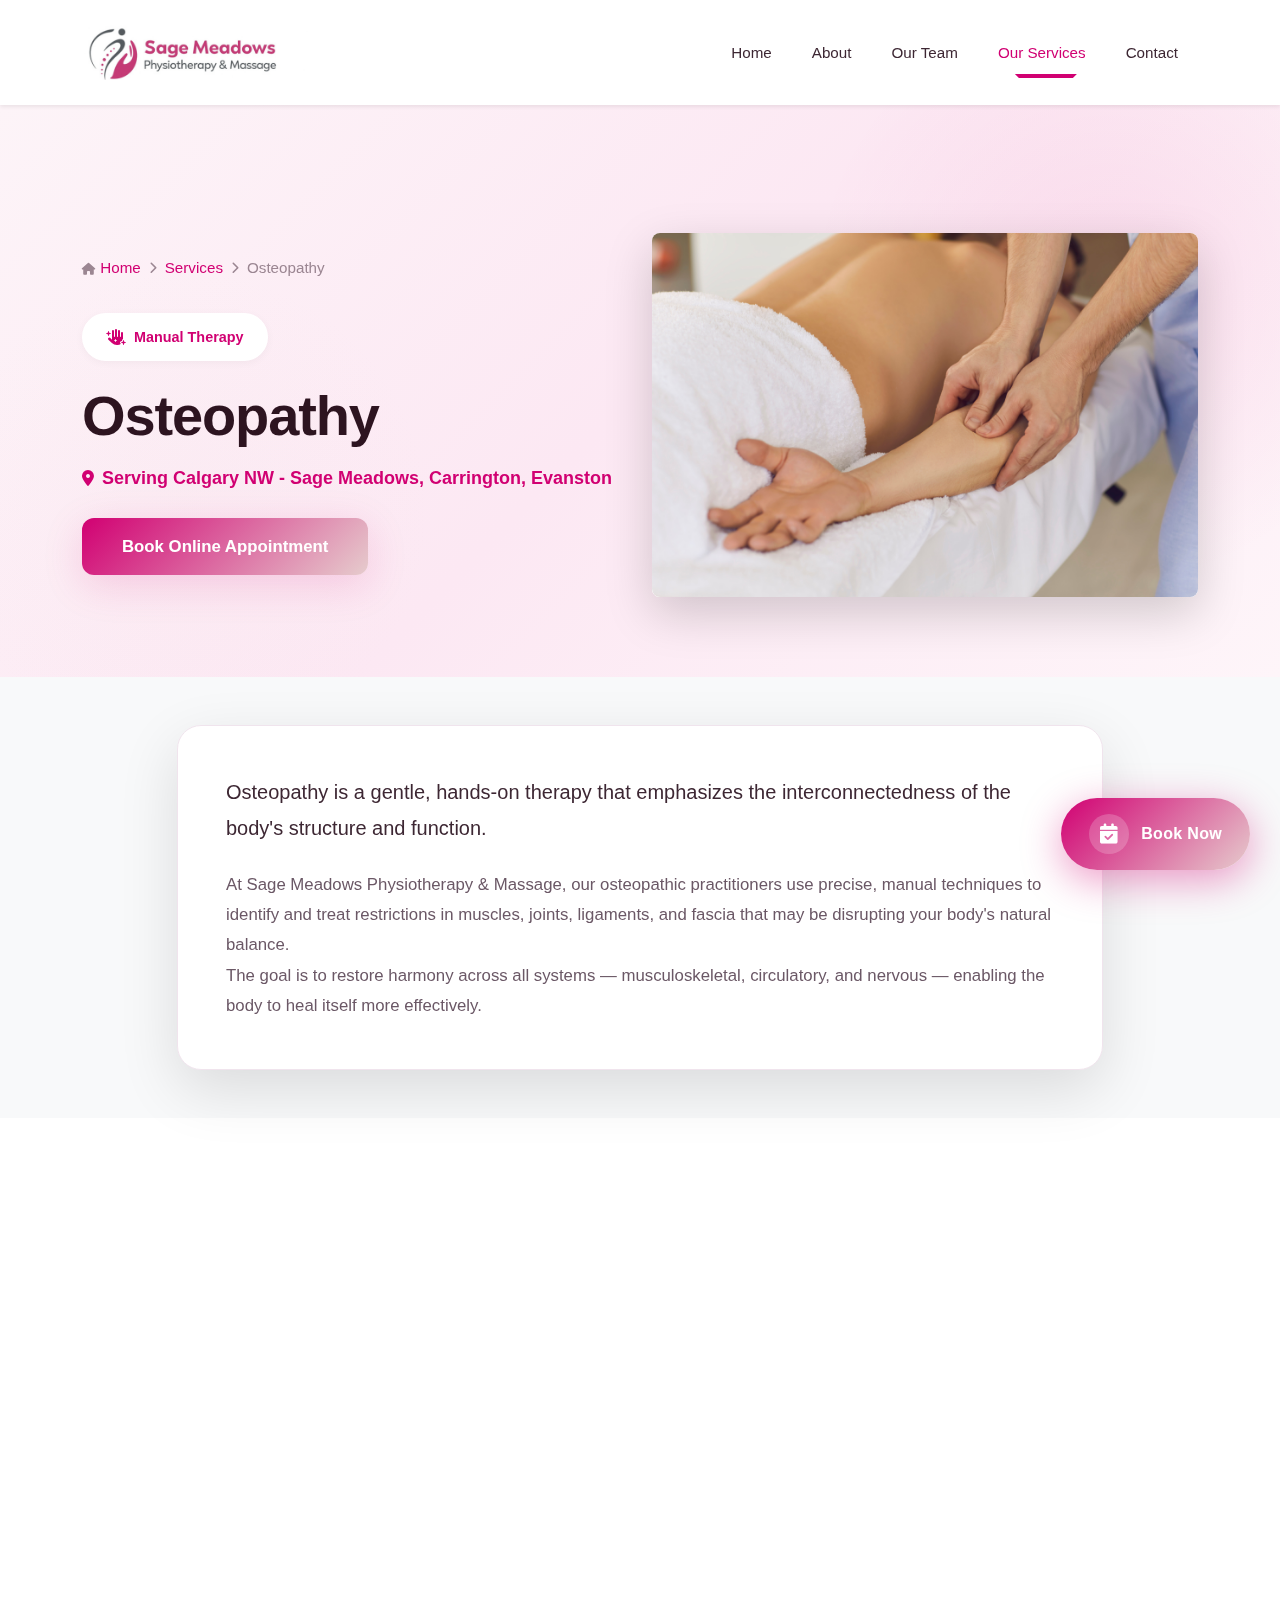
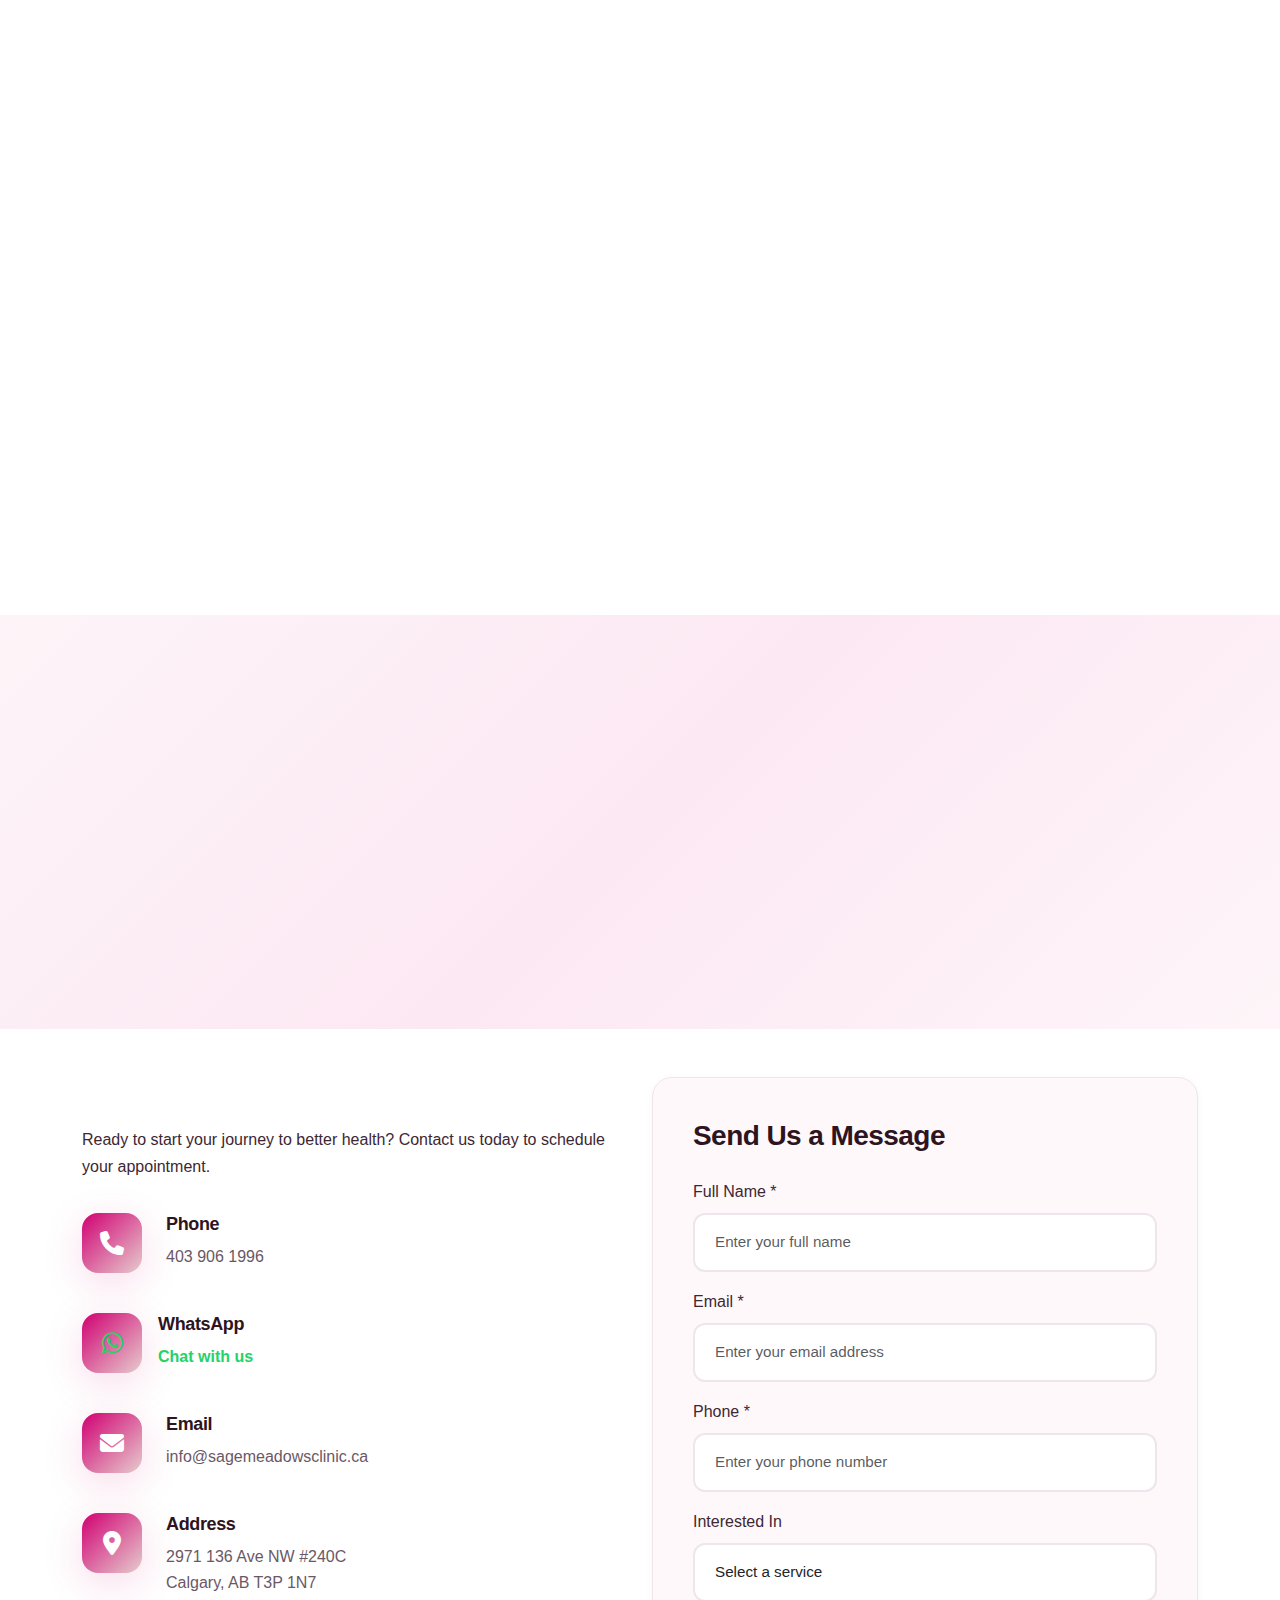
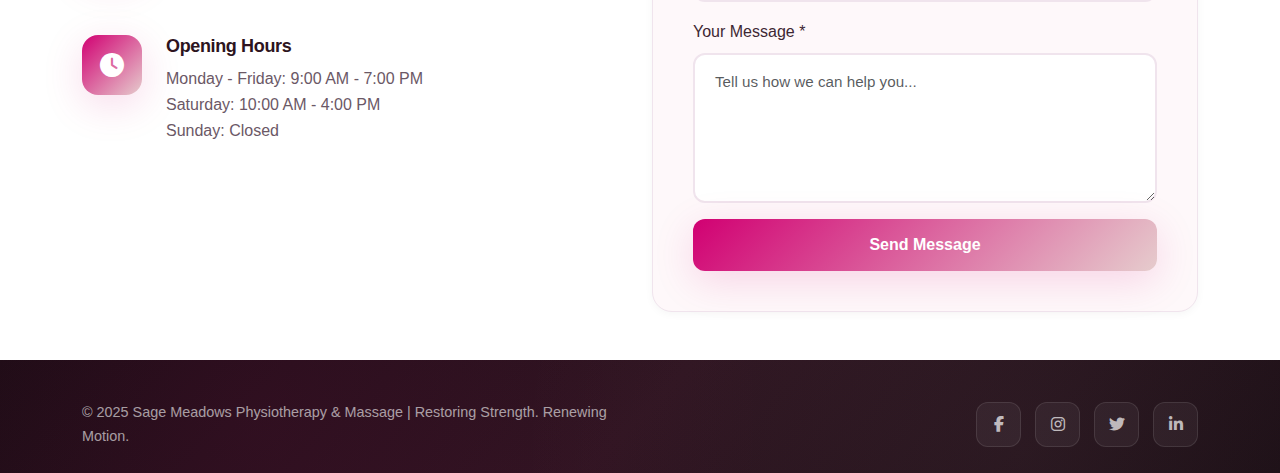
<file: osteopathy.html>
<!DOCTYPE html>
<html lang="en">
<head>
    <meta charset="UTF-8">
    <meta name="viewport" content="width=device-width, initial-scale=1.0">
    <title>Osteopathy - Sage Meadows Physiotherapy & Massage</title>
    <link href="https://cdn.jsdelivr.net/npm/bootstrap@5.3.0/dist/css/bootstrap.min.css" rel="stylesheet">
    <link rel="stylesheet" href="https://cdnjs.cloudflare.com/ajax/libs/font-awesome/6.4.0/css/all.min.css">
    <link href="https://unpkg.com/aos@2.3.1/dist/aos.css" rel="stylesheet">
    <link rel="stylesheet" href="css/style.css">
    <link rel="stylesheet" href="css/appointment.css">
    <link rel="icon" href="favicon.ico" sizes="32x32" type="image/x-icon">

</head>
<body>
       <nav class="navbar navbar-expand-lg navbar-light bg-white sticky-top shadow-sm">
        <div class="container">
            <a class="navbar-brand" href="index.html">
                <img src="images/logo.png" alt="Sage Meadows Physiotherapy & Massage" class="logo-img">
            </a>
            <button class="navbar-toggler" type="button" data-bs-toggle="collapse" data-bs-target="#navbarNav">
                <span class="navbar-toggler-icon"></span>
            </button>
            <div class="collapse navbar-collapse" id="navbarNav">
                <ul class="navbar-nav ms-auto">
                    <li class="nav-item">
                        <a class="nav-link" href="index.html">Home</a>
                    </li>
                    <li class="nav-item">
                        <a class="nav-link" href="about.html">About</a>
                    </li>
                    <li class="nav-item">
                        <a class="nav-link" href="team.html">Our Team</a>
                    </li>
                    <li class="nav-item dropdown">
                        <a class="nav-link dropdown-toggle  active" href="services.html" role="button" data-bs-toggle="dropdown">
                            Our Services
                        </a>
                        <ul class="dropdown-menu">
                            <li><a class="dropdown-item" href="physiotherapy.html">Physiotherapy</a></li>
                            <li><a class="dropdown-item" href="massage.html">Massage Therapy</a></li>
                            <li><a class="dropdown-item" href="chiropractic.html">Chiropractic</a></li>
                            <li><a class="dropdown-item" href="acupuncture.html">Acupuncture</a></li>
                            <li><a class="dropdown-item" href="osteopathy.html">Osteopathy</a></li>
                            <li><a class="dropdown-item" href="psychology.html">Psychology</a></li>
                            <li><a class="dropdown-item" href="dietitian.html">Dietitian</a></li>
                            <li><a class="dropdown-item" href="orthotics.html">Custom Orthotics</a></li>
                        </ul>
                    </li>
                    <li class="nav-item">
                        <a class="nav-link" href="contact.html">Contact</a>
                    </li>
                </ul>
            </div>
        </div>
    </nav>
    <section class="service-hero">
        <div class="container">
            <div class="row align-items-center">
                <div class="col-lg-6" data-aos="fade-right">
                    <nav class="breadcrumb-nav">
                        <a href="index.html"><i class="fas fa-home"></i> Home</a>
                        <i class="fas fa-chevron-right"></i>
                        <a href="services.html">Services</a>
                        <i class="fas fa-chevron-right"></i>
                        <span>Osteopathy</span>
                    </nav>
                    <div class="service-hero-badge">
                        <i class="fas fa-hand-sparkles"></i> Manual Therapy
                    </div>
                    <h1 class="service-hero-title">Osteopathy</h1>
                    <p class="service-hero-location">
                        <i class="fas fa-map-marker-alt"></i>
                        Serving Calgary NW - Sage Meadows, Carrington, Evanston
                    </p>
                    <a href="https://sagemeadowsphysiotherapy.janeapp.com/" target="_blank" rel="noopener noreferrer" class="btn btn-primary btn-lg">Book Online Appointment</a>
                </div>
                <div class="col-lg-6" data-aos="fade-left">
                    <img src="images/services/Osteopathy.svg" alt="Osteopathy" class="img-fluid rounded-3 shadow-lg">
                </div>
            </div>
        </div>
    </section>
    <section class="service-overview py-5 bg-light">
        <div class="container">
            <div class="row justify-content-center">
                <div class="col-lg-10">
                    <div class="overview-card" data-aos="fade-up">
                        <p class="lead">Osteopathy is a gentle, hands-on therapy that emphasizes the interconnectedness of the body's structure and function.</p>
                        <p>At Sage Meadows Physiotherapy & Massage, our osteopathic practitioners use precise, manual techniques to identify and treat restrictions in muscles, joints, ligaments, and fascia that may be disrupting your body's natural balance.</p>
                        <p>The goal is to restore harmony across all systems — musculoskeletal, circulatory, and nervous — enabling the body to heal itself more effectively.</p>
                    </div>
                </div>
            </div>
        </div>
    </section>
    <section class="conditions-section py-5">
        <div class="container">
            <div class="row">
                <div class="col-lg-6 mb-4 mb-lg-0" data-aos="fade-right">
                    <h2 class="section-title mb-4">Osteopathy May Help With</h2>
                    <div class="conditions-grid">
                        <div class="condition-item">
                            <i class="fas fa-check-circle"></i>
                            <span>Chronic neck, back, and shoulder pain</span>
                        </div>
                        <div class="condition-item">
                            <i class="fas fa-check-circle"></i>
                            <span>Postural and alignment issues</span>
                        </div>
                        <div class="condition-item">
                            <i class="fas fa-check-circle"></i>
                            <span>Headaches and jaw (TMJ) discomfort</span>
                        </div>
                        <div class="condition-item">
                            <i class="fas fa-check-circle"></i>
                            <span>Digestive or respiratory tension</span>
                        </div>
                        <div class="condition-item">
                            <i class="fas fa-check-circle"></i>
                            <span>Pregnancy-related discomfort and postpartum recovery</span>
                        </div>
                        <div class="condition-item">
                            <i class="fas fa-check-circle"></i>
                            <span>Recurrent musculoskeletal strain or fatigue</span>
                        </div>
                        <div class="condition-item">
                            <i class="fas fa-check-circle"></i>
                            <span>Restricted movement after surgery or trauma</span>
                        </div>
                    </div>
                </div>
                <div class="col-lg-6" data-aos="fade-left">
                    <h2 class="section-title mb-4">Our Approach Includes</h2>
                    <div class="specialties-detailed">
                        <div class="specialty-item-detailed mb-4">
                            <h5><i class="fas fa-hands me-2"></i>Soft Tissue Manipulation</h5>
                            <p>Gentle stretching and pressure to release tension in muscles and connective tissue.</p>
                        </div>
                        <div class="specialty-item-detailed mb-4">
                            <h5><i class="fas fa-hand-holding-medical me-2"></i>Joint Mobilization</h5>
                            <p>Subtle movements that enhance joint flexibility and alignment.</p>
                        </div>
                        <div class="specialty-item-detailed mb-4">
                            <h5><i class="fas fa-brain me-2"></i>Cranial Osteopathy</h5>
                            <p>Light touch techniques to relieve stress and promote relaxation, especially effective for headaches and nervous tension.</p>
                        </div>
                        <div class="specialty-item-detailed mb-4">
                            <h5><i class="fas fa-user-check me-2"></i>Visceral Manipulation</h5>
                            <p>Restores mobility and function to internal organs by improving circulation and tissue tone.</p>
                        </div>
                        <div class="specialty-item-detailed mb-4">
                            <h5><i class="fas fa-balance-scale me-2"></i>Whole-Body Integration</h5>
                            <p>Addresses the root cause rather than just symptoms for long-term balance.</p>
                        </div>
                    </div>
                </div>
            </div>
            <div class="row justify-content-center mt-5">
                <div class="col-lg-10">
                    <div class="overview-card" data-aos="fade-up">
                        <p class="mb-0">Osteopathy is suitable for all ages — from children and expectant mothers to seniors — and can be an excellent complement to physiotherapy, massage, and chiropractic care. Patients often describe it as deeply relaxing, balancing, and restorative. At Sage Meadows Allied Health, osteopathy bridges the gap between traditional manual therapy and holistic wellness, supporting the body's innate ability to heal itself from the inside out.</p>
                    </div>
                </div>
            </div>
        </div>
    </section>
    <section class="service-cta py-5">
        <div class="container">
            <div class="cta-card text-center" data-aos="zoom-in">
                <h2 class="mb-4">Ready for Holistic Care?</h2>
                <p class="lead mb-4">Book your osteopathy session today and experience whole-body wellness.</p>
                <a href="https://sagemeadowsphysiotherapy.janeapp.com/" target="_blank" rel="noopener noreferrer" class="btn btn-primary btn-lg">Book Online Appointment</a>
            </div>
        </div>
    </section>
    <section class="contact-section py-5" id="contact">
        <div class="container">
            <div class="row g-4">
                <div class="col-lg-6">
                    <h2 class="section-title">Get In Touch</h2>
                    <p class="mb-4">Ready to start your journey to better health? Contact us today to schedule your appointment.</p>
                    <div class="contact-info">
                        <div class="contact-item">
                            <i class="fas fa-phone"></i>
                            <div>
                                <h5>Phone</h5>
                                <p>403 906 1996</p>
                            </div>
                        </div>
                        <div class="contact-item">
                            <a href="https://wa.me/14039061996" target="_blank" rel="noopener noreferrer" style="text-decoration: none; color: inherit; display: flex; align-items: flex-start; gap: 1rem;">
                                <i class="fab fa-whatsapp" style="font-size: 1.5rem; color: #25D366;"></i>
                                <div>
                                    <h5>WhatsApp</h5>
                                    <p style="color: #25D366; font-weight: 600;">Chat with us</p>
                                </div>
                            </a>
                        </div>
                        <div class="contact-item">
                            <i class="fas fa-envelope"></i>
                            <div>
                                <h5>Email</h5>
                                <p>info@sagemeadowsclinic.ca</p>
                            </div>
                        </div>
                        <div class="contact-item">
                            <i class="fas fa-map-marker-alt"></i>
                            <div>
                                <h5>Address</h5>
                                <p>2971 136 Ave NW #240C<br>Calgary, AB T3P 1N7</p>
                            </div>
                        </div>
                        <div class="contact-item">
                            <i class="fas fa-clock"></i>
                            <div>
                                <h5>Opening Hours</h5>
                                <p>Monday - Friday: 9:00 AM - 7:00 PM<br>
                                Saturday: 10:00 AM - 4:00 PM<br>
                                Sunday: Closed</p>
                            </div>
                        </div>
                    </div>
                </div>
                <div class="col-lg-6">
                    <div class="contact-form-wrapper">
                        <h3 class="mb-4">Send Us a Message</h3>
                        <form class="contact-form">
                            <div class="mb-3">
                                <label class="form-label">Full Name *</label>
                                <input type="text" class="form-control" placeholder="Enter your full name" required>
                            </div>
                            <div class="mb-3">
                                <label class="form-label">Email *</label>
                                <input type="email" class="form-control" placeholder="Enter your email address" required>
                            </div>
                            <div class="mb-3">
                                <label class="form-label">Phone *</label>
                                <input type="tel" class="form-control" placeholder="Enter your phone number" required>
                            </div>
                            <div class="mb-3">
                                <label class="form-label">Interested In</label>
                                <select class="form-control">
                                    <option value="">Select a service</option>
                                    <option value="physiotherapy">Physiotherapy</option>
                                    <option value="massage">Massage Therapy</option>
                                    <option value="chiropractic">Chiropractic</option>
                                    <option value="acupuncture">Acupuncture</option>
                                    <option value="osteopathy">Osteopathy</option>
                                    <option value="psychology">Psychology</option>
                                    <option value="dietitian">Dietitian</option>
                                <option value="orthotics">Custom Orthotics</option>
                                    <option value="general">General Inquiry</option>
                                </select>
                            </div>
                            <div class="mb-3">
                                <label class="form-label">Your Message *</label>
                                <textarea class="form-control" rows="5" placeholder="Tell us how we can help you..." required></textarea>
                            </div>
                            <button type="submit" class="btn btn-primary w-100">Send Message</a>
                        </form>
                    </div>
                </div>
            </div>
        </div>
    </section>
<footer class="footer bg-dark text-white py-4">
        <div class="container">
            <div class="footer-bottom">
                <div class="row align-items-center g-3">
                    <div class="col-md-6 text-center text-md-start">
                        <p class="mb-0">&copy; 2025 Sage Meadows Physiotherapy & Massage | Restoring Strength. Renewing Motion.</p>
                    </div>
                    <div class="col-md-6 text-center text-md-end">
                        <div class="social-links justify-content-center justify-content-md-end">
                            <a href="#" class="social-link" aria-label="Facebook"><i class="fab fa-facebook-f"></i></a>
                            <a href="#" class="social-link" aria-label="Instagram"><i class="fab fa-instagram"></i></a>
                            <a href="#" class="social-link" aria-label="Twitter"><i class="fab fa-twitter"></i></a>
                            <a href="#" class="social-link" aria-label="LinkedIn"><i class="fab fa-linkedin-in"></i></a>
                        </div>
                    </div>
                </div>
            </div>
        </div>
    </footer>
    <a href="https://sagemeadowsphysiotherapy.janeapp.com/" target="_blank" rel="noopener noreferrer" class="floating-appointment-btn" aria-label="Schedule Appointment">
        <span class="btn-icon">
            <i class="fas fa-calendar-check"></i>
        </span>
        <span class="btn-text">Book Now</span>
    </a>
    <div class="appointment-modal" id="appointmentModal">
        <div class="appointment-modal-overlay"></div>
        <div class="appointment-modal-content">
            <button class="modal-close" id="closeModal">
                <i class="fas fa-times"></i>
            </a>
            <div class="modal-header-custom">
                <div class="modal-icon-wrapper">
                    <i class="fas fa-calendar-alt"></i>
                </div>
                <h2>Schedule Your Appointment</h2>
                <p>Choose your preferred date and time for consultation</p>
            </div>
            <form class="appointment-form" id="appointmentForm">
                <div class="row g-3">
                    <div class="col-md-6">
                        <label class="form-label">Full Name *</label>
                        <div class="input-with-icon">
                            <i class="fas fa-user"></i>
                            <input type="text" class="form-control" placeholder="John Doe" required>
                        </div>
                    </div>
                    <div class="col-md-6">
                        <label class="form-label">Phone Number *</label>
                        <div class="input-with-icon">
                            <i class="fas fa-phone"></i>
                            <input type="tel" class="form-control" placeholder="+1 403 906 1996" required>
                        </div>
                    </div>
                    <div class="col-md-6">
                        <label class="form-label">Email Address *</label>
                        <div class="input-with-icon">
                            <i class="fas fa-envelope"></i>
                            <input type="email" class="form-control" placeholder="john@example.com" required>
                        </div>
                    </div>
                    <div class="col-md-6">
                        <label class="form-label">Service Type *</label>
                        <div class="input-with-icon">
                            <i class="fas fa-briefcase-medical"></i>
                            <select class="form-control" required>
                                <option value="">Select Service</option>
                                <option value="physiotherapy">Physiotherapy</option>
                                <option value="osteopathy" selected>Osteopathy</option>
                                <option value="chiropractic">Chiropractic</option>
                                <option value="acupuncture">Acupuncture</option>
                                <option value="osteopathy">Osteopathy</option>
                                <option value="psychology">Psychology</option>
                                <option value="dietitian">Dietitian</option>
                                <option value="orthotics">Custom Orthotics</option>
                            </select>
                        </div>
                    </div>
                    <div class="col-md-6">
                        <label class="form-label">Preferred Date *</label>
                        <div class="input-with-icon">
                            <i class="fas fa-calendar"></i>
                            <input type="date" class="form-control" required>
                        </div>
                    </div>
                    <div class="col-md-6">
                        <label class="form-label">Preferred Time *</label>
                        <div class="input-with-icon">
                            <i class="fas fa-clock"></i>
                            <select class="form-control" required>
                                <option value="">Select Time</option>
                                <option value="08:00">08:00 AM</option>
                                <option value="09:00">09:00 AM</option>
                                <option value="10:00">10:00 AM</option>
                                <option value="11:00">11:00 AM</option>
                                <option value="12:00">12:00 PM</option>
                                <option value="13:00">01:00 PM</option>
                                <option value="14:00">02:00 PM</option>
                                <option value="15:00">03:00 PM</option>
                                <option value="16:00">04:00 PM</option>
                                <option value="17:00">05:00 PM</option>
                            </select>
                        </div>
                    </div>
                    <div class="col-12">
                        <label class="form-label">Additional Notes</label>
                        <div class="input-with-icon">
                            <i class="fas fa-comment-alt"></i>
                            <textarea class="form-control" rows="3" placeholder="Tell us about your condition or any specific concerns..."></textarea>
                        </div>
                    </div>
                </div>
                <div class="modal-actions">
                    <button type="button" class="btn btn-outline-secondary" id="cancelBtn">Cancel</a>
                    <button type="submit" class="btn btn-primary">
                        <i class="fas fa-check-circle me-2"></i>
                        Confirm Appointment
                    </a>
                </div>
            </form>
        </div>
    </div>
    <script src="https://cdn.jsdelivr.net/npm/bootstrap@5.3.0/dist/js/bootstrap.bundle.min.js"></script>
    <script src="https://unpkg.com/aos@2.3.1/dist/aos.js"></script>
    <script>
    (function() {
        function fixMobileDropdown() {
            if (window.innerWidth < 992) {
                document.querySelectorAll('.dropdown-toggle').forEach(function(el) {
                    el.removeAttribute('data-bs-toggle');
                });
            }
        }
        if (document.readyState === 'loading') {
            document.addEventListener('DOMContentLoaded', fixMobileDropdown);
        } else {
            fixMobileDropdown();
        }
    })();
    </script>
    <script src="js/script.js"></script>
</body>
</html>
</file>
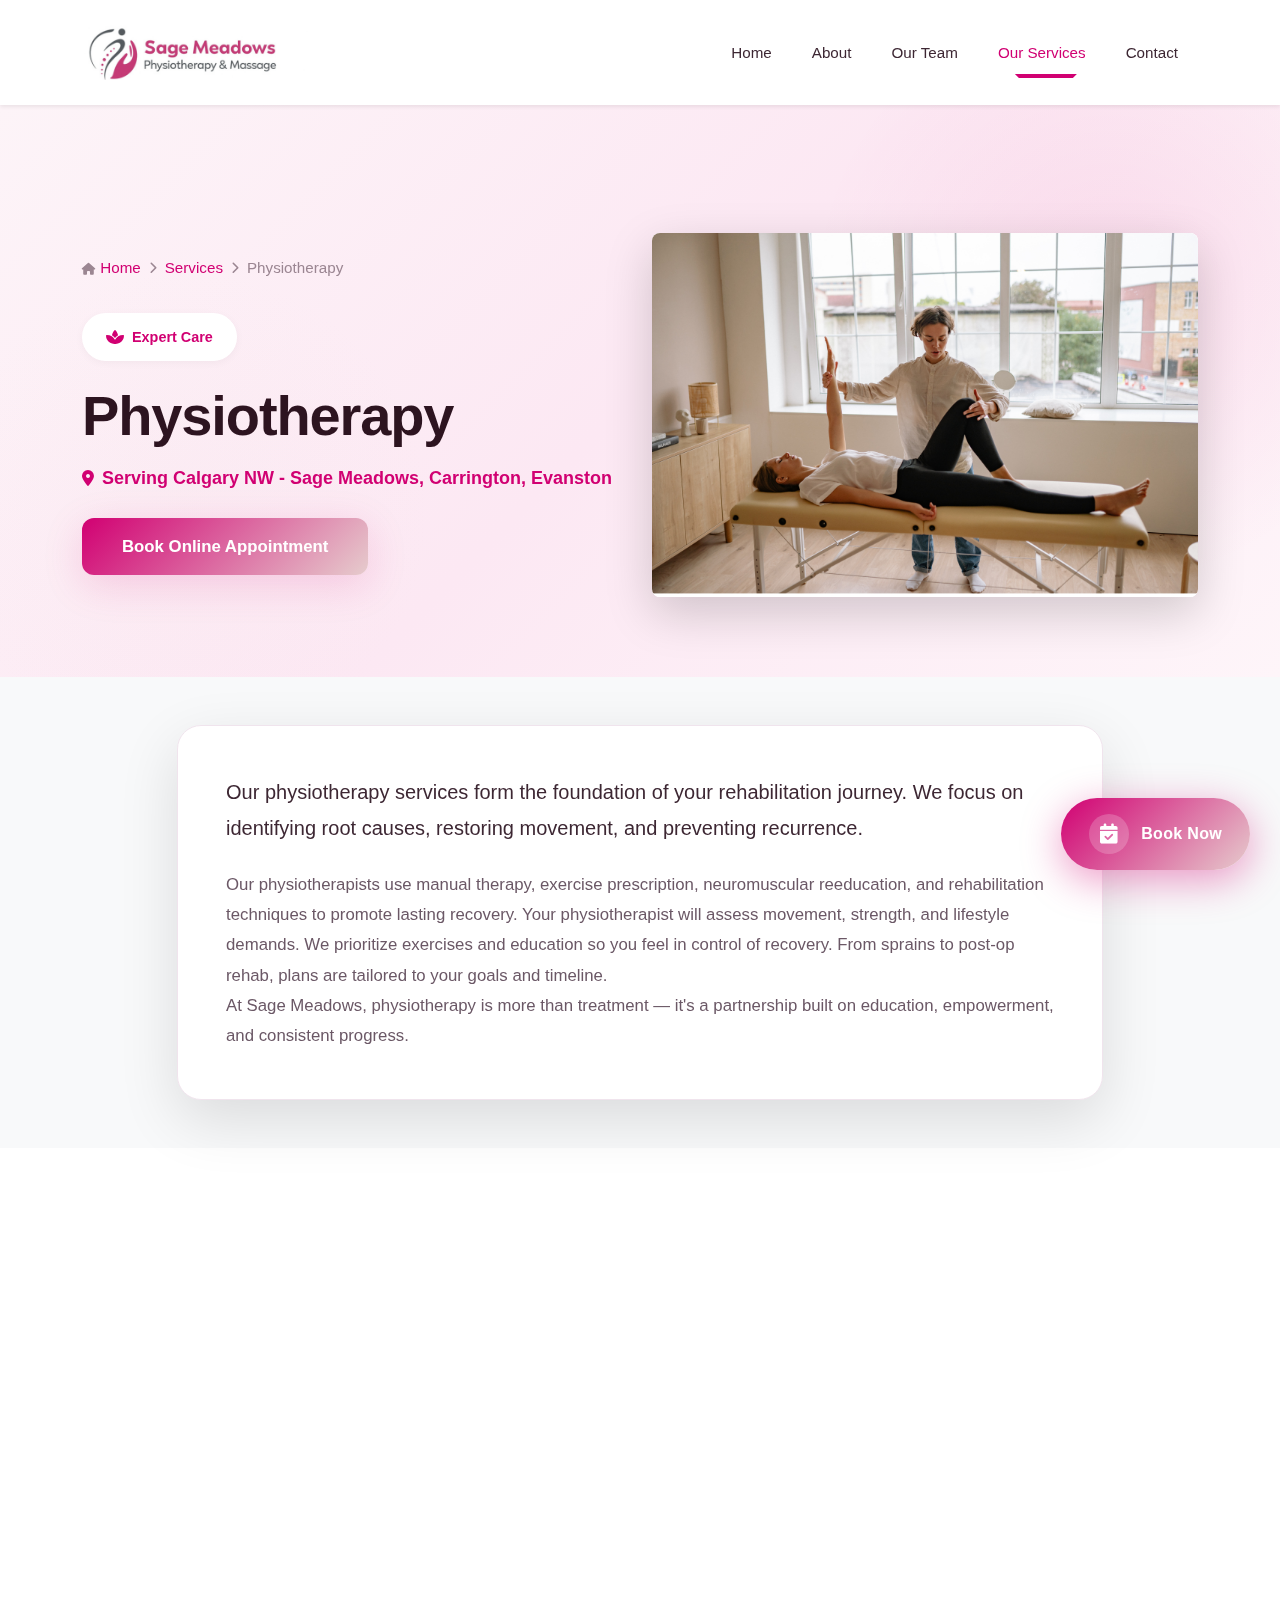
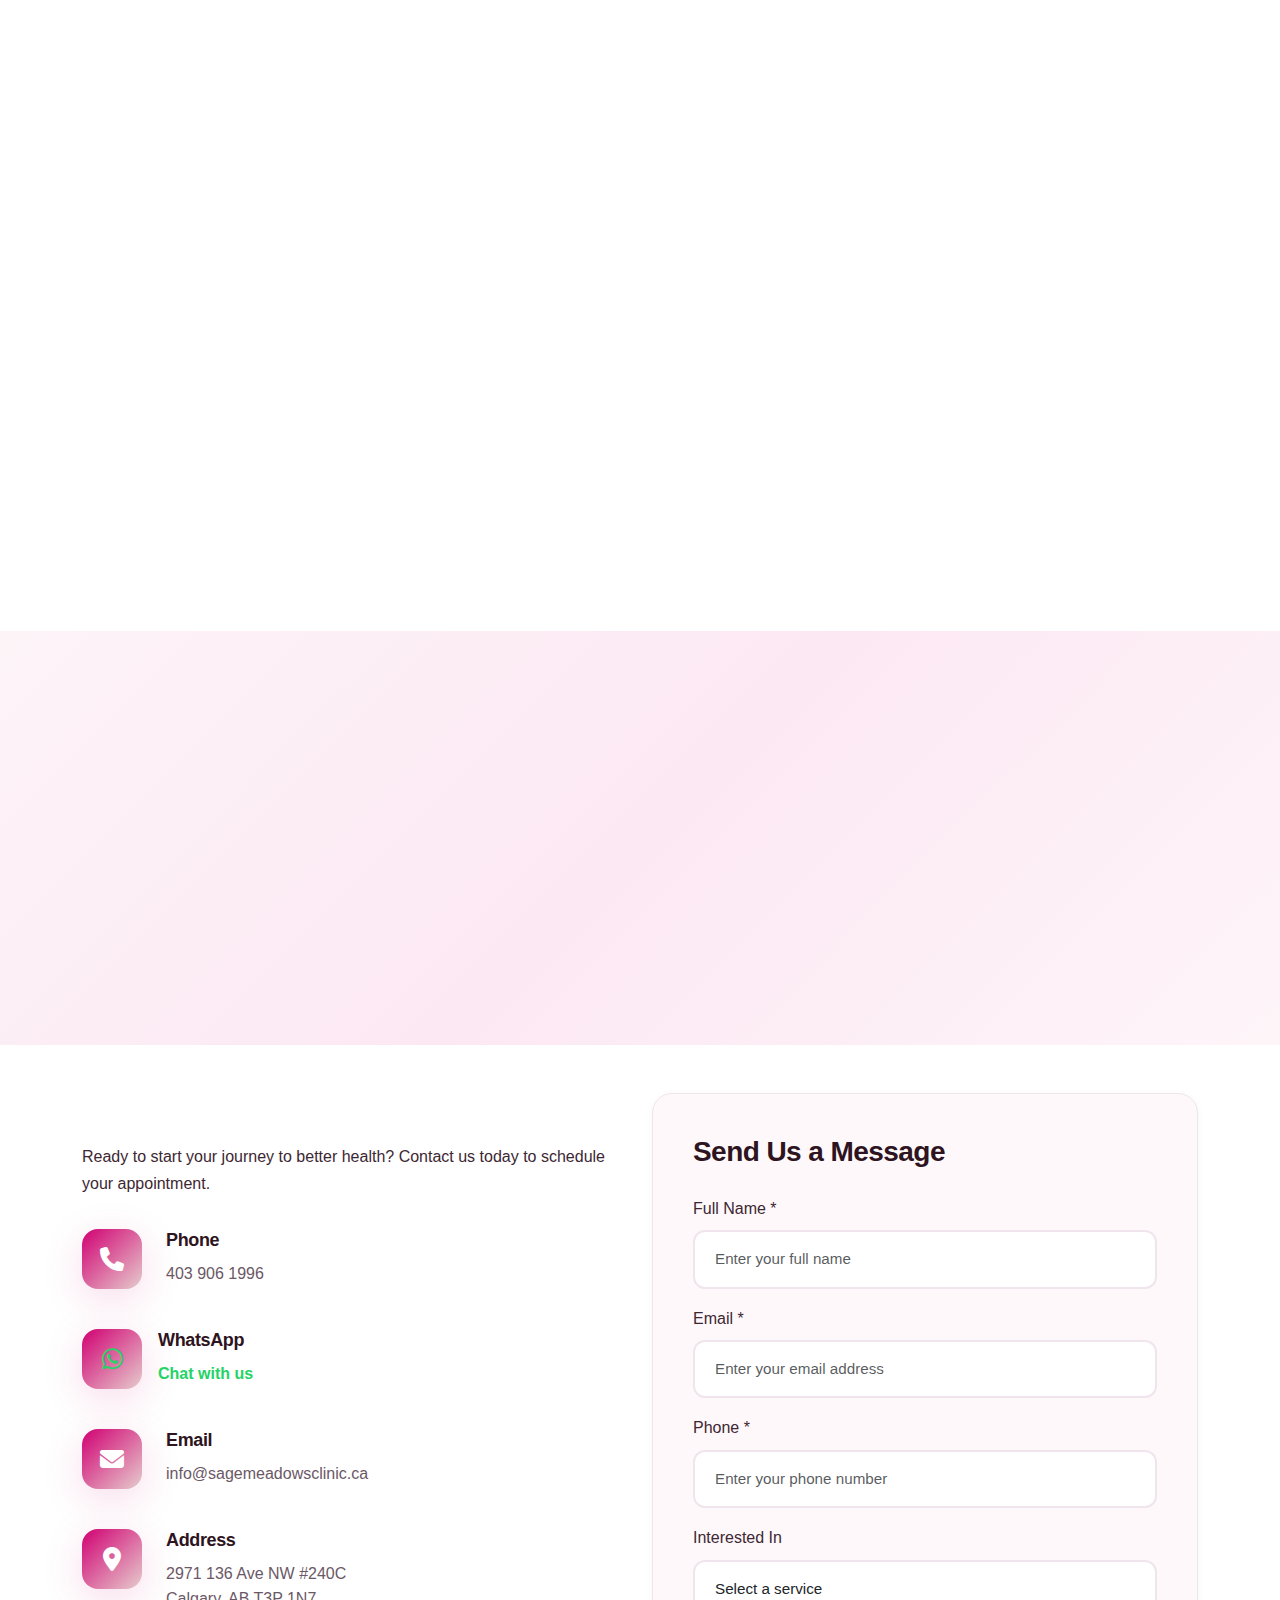
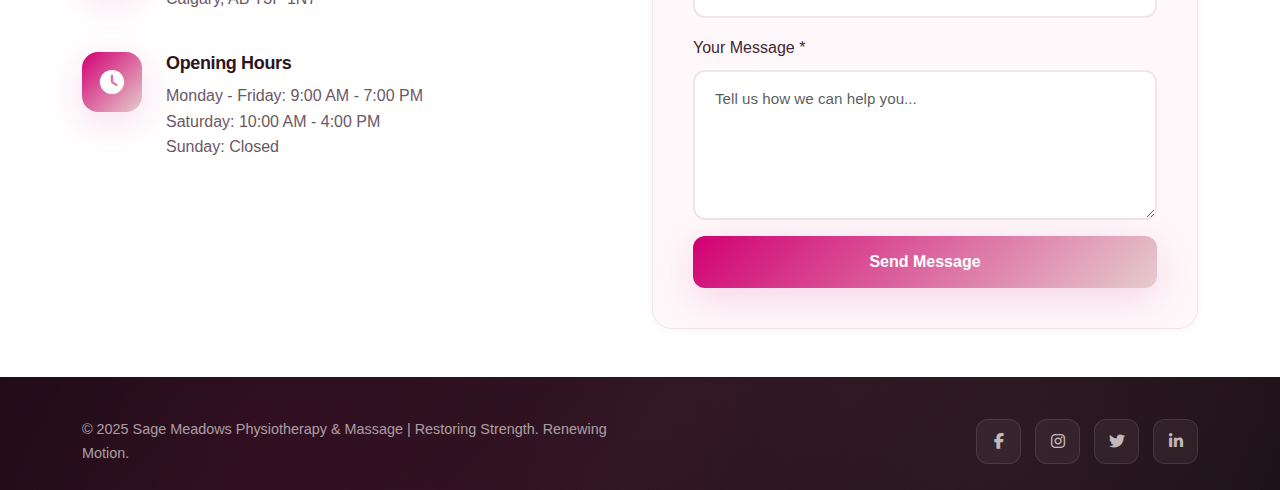
<file: physiotherapy.html>
<!DOCTYPE html>
<html lang="en">
<head>
    <meta charset="UTF-8">
    <meta name="viewport" content="width=device-width, initial-scale=1.0">
    <title>Physiotherapy - Sage Meadows Physiotherapy & Massage</title>
    <link href="https://cdn.jsdelivr.net/npm/bootstrap@5.3.0/dist/css/bootstrap.min.css" rel="stylesheet">
    <link rel="stylesheet" href="https://cdnjs.cloudflare.com/ajax/libs/font-awesome/6.4.0/css/all.min.css">
    <link href="https://unpkg.com/aos@2.3.1/dist/aos.css" rel="stylesheet">
    <link rel="stylesheet" href="css/style.css">
    <link rel="stylesheet" href="css/appointment.css">
    <link rel="icon" href="favicon.ico" sizes="32x32" type="image/x-icon">

</head>
<body>
       <nav class="navbar navbar-expand-lg navbar-light bg-white sticky-top shadow-sm">
        <div class="container">
            <a class="navbar-brand" href="index.html">
                <img src="images/logo.png" alt="Sage Meadows Physiotherapy & Massage" class="logo-img">
            </a>
            <button class="navbar-toggler" type="button" data-bs-toggle="collapse" data-bs-target="#navbarNav">
                <span class="navbar-toggler-icon"></span>
            </button>
            <div class="collapse navbar-collapse" id="navbarNav">
                <ul class="navbar-nav ms-auto">
                    <li class="nav-item">
                        <a class="nav-link" href="index.html">Home</a>
                    </li>
                    <li class="nav-item">
                        <a class="nav-link" href="about.html">About</a>
                    </li>
                    <li class="nav-item">
                        <a class="nav-link" href="team.html">Our Team</a>
                    </li>
                    <li class="nav-item dropdown">
                        <a class="nav-link dropdown-toggle  active" href="services.html" role="button" data-bs-toggle="dropdown">
                            Our Services
                        </a>
                        <ul class="dropdown-menu">
                            <li><a class="dropdown-item" href="physiotherapy.html">Physiotherapy</a></li>
                            <li><a class="dropdown-item" href="massage.html">Massage Therapy</a></li>
                            <li><a class="dropdown-item" href="chiropractic.html">Chiropractic</a></li>
                            <li><a class="dropdown-item" href="acupuncture.html">Acupuncture</a></li>
                            <li><a class="dropdown-item" href="osteopathy.html">Osteopathy</a></li>
                            <li><a class="dropdown-item" href="psychology.html">Psychology</a></li>
                            <li><a class="dropdown-item" href="dietitian.html">Dietitian</a></li>
                            <li><a class="dropdown-item" href="orthotics.html">Custom Orthotics</a></li>
                        </ul>
                    </li>
                    <li class="nav-item">
                        <a class="nav-link" href="contact.html">Contact</a>
                    </li>
                </ul>
            </div>
        </div>
    </nav>
    <section class="service-hero">
        <div class="container">
            <div class="row align-items-center">
                <div class="col-lg-6" data-aos="fade-right">
                    <nav class="breadcrumb-nav">
                        <a href="index.html"><i class="fas fa-home"></i> Home</a>
                        <i class="fas fa-chevron-right"></i>
                        <a href="services.html">Services</a>
                        <i class="fas fa-chevron-right"></i>
                        <span>Physiotherapy</span>
                    </nav>
                    <div class="service-hero-badge">
                        <i class="fas fa-spa"></i> Expert Care
                    </div>
                    <h1 class="service-hero-title">Physiotherapy</h1>
                    <p class="service-hero-location">
                        <i class="fas fa-map-marker-alt"></i>
                        Serving Calgary NW - Sage Meadows, Carrington, Evanston
                    </p>
                    <a href="https://sagemeadowsphysiotherapy.janeapp.com/" target="_blank" rel="noopener noreferrer" class="btn btn-primary btn-lg">Book Online Appointment</a>
                </div>
                <div class="col-lg-6" data-aos="fade-left">
                    <img src="images/services/Physiotherapy.svg" alt="Physiotherapy" class="img-fluid rounded-3 shadow-lg">
                </div>
            </div>
        </div>
    </section>
    <section class="service-overview py-5 bg-light">
        <div class="container">
            <div class="row justify-content-center">
                <div class="col-lg-10">
                    <div class="overview-card" data-aos="fade-up">
                        <p class="lead">Our physiotherapy services form the foundation of your rehabilitation journey. We focus on identifying root causes, restoring movement, and preventing recurrence.</p>
                        <p>Our physiotherapists use manual therapy, exercise prescription, neuromuscular reeducation, and rehabilitation techniques to promote lasting recovery. Your physiotherapist will assess movement, strength, and lifestyle demands. We prioritize exercises and education so you feel in control of recovery. From sprains to post-op rehab, plans are tailored to your goals and timeline.</p>
                        <p>At Sage Meadows, physiotherapy is more than treatment — it's a partnership built on education, empowerment, and consistent progress.</p>
                    </div>
                </div>
            </div>
        </div>
    </section>
    <section class="conditions-section py-5">
        <div class="container">
            <div class="row">
                <div class="col-lg-6 mb-4 mb-lg-0" data-aos="fade-right">
                    <h2 class="section-title mb-4">Specialized Programs Include</h2>
                    <div class="specialties-detailed">
                        <div class="specialty-item-detailed mb-4">
                            <h5><i class="fas fa-car-crash me-2"></i>Motor Vehicle Accident (MVA) Rehabilitation</h5>
                            <p>Comprehensive care following collisions, including whiplash, back pain, and concussion recovery.</p>
                        </div>
                        <div class="specialty-item-detailed mb-4">
                            <h5><i class="fas fa-heart me-2"></i>Pelvic Floor Physiotherapy</h5>
                            <p>Focused on postpartum recovery, urinary incontinence, pelvic pain, and core stability through gentle, targeted treatment.</p>
                        </div>
                        <div class="specialty-item-detailed mb-4">
                            <h5><i class="fas fa-running me-2"></i>Sports & Exercise Rehabilitation</h5>
                            <p>For athletes and active individuals managing strains, sprains, and overuse injuries, with customized performance-based recovery plans.</p>
                        </div>
                        <div class="specialty-item-detailed mb-4">
                            <h5><i class="fas fa-tooth me-2"></i>TMJ Therapy</h5>
                            <p>Relief for jaw pain, headaches, and neck stiffness through joint mobilization, myofascial release, and postural correction.</p>
                        </div>
                        <div class="specialty-item-detailed mb-4">
                            <h5><i class="fas fa-user-check me-2"></i>Ergonomic Injury Rehabilitation</h5>
                            <p>A comprehensive program designed to restore balance, alignment, and strength for individuals affected by repetitive strain or postural dysfunctions. Our approach focuses on identifying the root causes of poor ergonomics, such as prolonged sitting, improper workstation setup, or repetitive movement patterns.</p>
                        </div>
                        <div class="specialty-item-detailed mb-4">
                            <h5><i class="fas fa-briefcase me-2"></i>WCB (Workers' Compensation Board) Physiotherapy in Alberta</h5>
                            <p>We work directly with WCB to provide timely assessments, progress reports, and structured rehabilitation programs for injured workers. Early intervention ensures safe, supported, and successful return-to-work outcomes.</p>
                        </div>
                        <div class="specialty-item-detailed mb-4">
                            <h5><i class="fas fa-heartbeat me-2"></i>Chronic Pain & Vestibular Therapy</h5>
                            <p>Gentle, progressive strategies to manage dizziness, vertigo, and persistent pain.</p>
                        </div>
                    </div>
                </div>
                <div class="col-lg-6" data-aos="fade-left">
                    <h2 class="section-title mb-4">What to Expect</h2>
                    <div class="expectation-list">
                        <div class="expectation-item">
                            <div class="expectation-number">1</div>
                            <div>
                                <h5>Clear assessment and goal setting</h5>
                                <p>We take time to understand your condition and what you want to achieve.</p>
                            </div>
                        </div>
                        <div class="expectation-item">
                            <div class="expectation-number">2</div>
                            <div>
                                <h5>Personalized plan with exercises and education</h5>
                                <p>Your treatment plan is tailored to your specific needs and lifestyle.</p>
                            </div>
                        </div>
                        <div class="expectation-item">
                            <div class="expectation-number">3</div>
                            <div>
                                <h5>Progress reviews to keep you moving forward</h5>
                                <p>Regular check-ins ensure you're on track to reach your goals.</p>
                            </div>
                        </div>
                    </div>
                </div>
            </div>
        </div>
    </section>
    <section class="service-cta py-5">
        <div class="container">
            <div class="cta-card text-center" data-aos="zoom-in">
                <h2 class="mb-4">Ready to Start Your Recovery?</h2>
                <p class="lead mb-4">Book your physiotherapy assessment today and take the first step toward pain-free movement.</p>
                <a href="https://sagemeadowsphysiotherapy.janeapp.com/" target="_blank" rel="noopener noreferrer" class="btn btn-primary btn-lg">Book Online Appointment</a>
            </div>
        </div>
    </section>
    <section class="contact-section py-5" id="contact">
        <div class="container">
            <div class="row g-4">
                <div class="col-lg-6">
                    <h2 class="section-title">Get In Touch</h2>
                    <p class="mb-4">Ready to start your journey to better health? Contact us today to schedule your appointment.</p>
                    <div class="contact-info">
                        <div class="contact-item">
                            <i class="fas fa-phone"></i>
                            <div>
                                <h5>Phone</h5>
                                <p>403 906 1996</p>
                            </div>
                        </div>
                        <div class="contact-item">
                            <a href="https://wa.me/14039061996" target="_blank" rel="noopener noreferrer" style="text-decoration: none; color: inherit; display: flex; align-items: flex-start; gap: 1rem;">
                                <i class="fab fa-whatsapp" style="font-size: 1.5rem; color: #25D366;"></i>
                                <div>
                                    <h5>WhatsApp</h5>
                                    <p style="color: #25D366; font-weight: 600;">Chat with us</p>
                                </div>
                            </a>
                        </div>
                        <div class="contact-item">
                            <i class="fas fa-envelope"></i>
                            <div>
                                <h5>Email</h5>
                                <p>info@sagemeadowsclinic.ca</p>
                            </div>
                        </div>
                        <div class="contact-item">
                            <i class="fas fa-map-marker-alt"></i>
                            <div>
                                <h5>Address</h5>
                                <p>2971 136 Ave NW #240C<br>Calgary, AB T3P 1N7</p>
                            </div>
                        </div>
                        <div class="contact-item">
                            <i class="fas fa-clock"></i>
                            <div>
                                <h5>Opening Hours</h5>
                                <p>Monday - Friday: 9:00 AM - 7:00 PM<br>
                                Saturday: 10:00 AM - 4:00 PM<br>
                                Sunday: Closed</p>
                            </div>
                        </div>
                    </div>
                </div>
                <div class="col-lg-6">
                    <div class="contact-form-wrapper">
                        <h3 class="mb-4">Send Us a Message</h3>
                        <form class="contact-form">
                            <div class="mb-3">
                                <label class="form-label">Full Name *</label>
                                <input type="text" class="form-control" placeholder="Enter your full name" required>
                            </div>
                            <div class="mb-3">
                                <label class="form-label">Email *</label>
                                <input type="email" class="form-control" placeholder="Enter your email address" required>
                            </div>
                            <div class="mb-3">
                                <label class="form-label">Phone *</label>
                                <input type="tel" class="form-control" placeholder="Enter your phone number" required>
                            </div>
                            <div class="mb-3">
                                <label class="form-label">Interested In</label>
                                <select class="form-control">
                                    <option value="">Select a service</option>
                                    <option value="physiotherapy">Physiotherapy</option>
                                    <option value="massage">Massage Therapy</option>
                                    <option value="chiropractic">Chiropractic</option>
                                    <option value="acupuncture">Acupuncture</option>
                                    <option value="osteopathy">Osteopathy</option>
                                    <option value="psychology">Psychology</option>
                                    <option value="dietitian">Dietitian</option>
                                <option value="orthotics">Custom Orthotics</option>
                                    <option value="general">General Inquiry</option>
                                </select>
                            </div>
                            <div class="mb-3">
                                <label class="form-label">Your Message *</label>
                                <textarea class="form-control" rows="5" placeholder="Tell us how we can help you..." required></textarea>
                            </div>
                            <button type="submit" class="btn btn-primary w-100">Send Message</a>
                        </form>
                    </div>
                </div>
            </div>
        </div>
    </section>
<footer class="footer bg-dark text-white py-4">
        <div class="container">
            <div class="footer-bottom">
                <div class="row align-items-center g-3">
                    <div class="col-md-6 text-center text-md-start">
                        <p class="mb-0">&copy; 2025 Sage Meadows Physiotherapy & Massage | Restoring Strength. Renewing Motion.</p>
                    </div>
                    <div class="col-md-6 text-center text-md-end">
                        <div class="social-links justify-content-center justify-content-md-end">
                            <a href="#" class="social-link" aria-label="Facebook"><i class="fab fa-facebook-f"></i></a>
                            <a href="#" class="social-link" aria-label="Instagram"><i class="fab fa-instagram"></i></a>
                            <a href="#" class="social-link" aria-label="Twitter"><i class="fab fa-twitter"></i></a>
                            <a href="#" class="social-link" aria-label="LinkedIn"><i class="fab fa-linkedin-in"></i></a>
                        </div>
                    </div>
                </div>
            </div>
        </div>
    </footer>
    <a href="https://sagemeadowsphysiotherapy.janeapp.com/" target="_blank" rel="noopener noreferrer" class="floating-appointment-btn" aria-label="Schedule Appointment">
        <span class="btn-icon">
            <i class="fas fa-calendar-check"></i>
        </span>
        <span class="btn-text">Book Now</span>
    </a>
    <div class="appointment-modal" id="appointmentModal">
        <div class="appointment-modal-overlay"></div>
        <div class="appointment-modal-content">
            <button class="modal-close" id="closeModal">
                <i class="fas fa-times"></i>
            </a>
            <div class="modal-header-custom">
                <div class="modal-icon-wrapper">
                    <i class="fas fa-calendar-alt"></i>
                </div>
                <h2>Schedule Your Appointment</h2>
                <p>Choose your preferred date and time for consultation</p>
            </div>
            <form class="appointment-form" id="appointmentForm">
                <div class="row g-3">
                    <div class="col-md-6">
                        <label class="form-label">Full Name *</label>
                        <div class="input-with-icon">
                            <i class="fas fa-user"></i>
                            <input type="text" class="form-control" placeholder="John Doe" required>
                        </div>
                    </div>
                    <div class="col-md-6">
                        <label class="form-label">Phone Number *</label>
                        <div class="input-with-icon">
                            <i class="fas fa-phone"></i>
                            <input type="tel" class="form-control" placeholder="+1 403 906 1996" required>
                        </div>
                    </div>
                    <div class="col-md-6">
                        <label class="form-label">Email Address *</label>
                        <div class="input-with-icon">
                            <i class="fas fa-envelope"></i>
                            <input type="email" class="form-control" placeholder="john@example.com" required>
                        </div>
                    </div>
                    <div class="col-md-6">
                        <label class="form-label">Service Type *</label>
                        <div class="input-with-icon">
                            <i class="fas fa-briefcase-medical"></i>
                            <select class="form-control" required>
                                <option value="">Select Service</option>
                                <option value="physiotherapy" selected>Physiotherapy</option>
                                <option value="massage">Massage Therapy</option>
                                <option value="chiropractic">Chiropractic</option>
                                <option value="acupuncture">Acupuncture</option>
                                <option value="osteopathy">Osteopathy</option>
                                <option value="psychology">Psychology</option>
                                <option value="dietitian">Dietitian</option>
                                <option value="orthotics">Custom Orthotics</option>
                            </select>
                        </div>
                    </div>
                    <div class="col-md-6">
                        <label class="form-label">Preferred Date *</label>
                        <div class="input-with-icon">
                            <i class="fas fa-calendar"></i>
                            <input type="date" class="form-control" required>
                        </div>
                    </div>
                    <div class="col-md-6">
                        <label class="form-label">Preferred Time *</label>
                        <div class="input-with-icon">
                            <i class="fas fa-clock"></i>
                            <select class="form-control" required>
                                <option value="">Select Time</option>
                                <option value="08:00">08:00 AM</option>
                                <option value="09:00">09:00 AM</option>
                                <option value="10:00">10:00 AM</option>
                                <option value="11:00">11:00 AM</option>
                                <option value="12:00">12:00 PM</option>
                                <option value="13:00">01:00 PM</option>
                                <option value="14:00">02:00 PM</option>
                                <option value="15:00">03:00 PM</option>
                                <option value="16:00">04:00 PM</option>
                                <option value="17:00">05:00 PM</option>
                            </select>
                        </div>
                    </div>
                    <div class="col-12">
                        <label class="form-label">Additional Notes</label>
                        <div class="input-with-icon">
                            <i class="fas fa-comment-alt"></i>
                            <textarea class="form-control" rows="3" placeholder="Tell us about your condition or any specific concerns..."></textarea>
                        </div>
                    </div>
                </div>
                <div class="modal-actions">
                    <button type="button" class="btn btn-outline-secondary" id="cancelBtn">Cancel</a>
                    <button type="submit" class="btn btn-primary">
                        <i class="fas fa-check-circle me-2"></i>
                        Confirm Appointment
                    </a>
                </div>
            </form>
        </div>
    </div>
    <script src="https://cdn.jsdelivr.net/npm/bootstrap@5.3.0/dist/js/bootstrap.bundle.min.js"></script>
    <script src="https://unpkg.com/aos@2.3.1/dist/aos.js"></script>
    <script>
    (function() {
        function fixMobileDropdown() {
            if (window.innerWidth < 992) {
                document.querySelectorAll('.dropdown-toggle').forEach(function(el) {
                    el.removeAttribute('data-bs-toggle');
                });
            }
        }
        if (document.readyState === 'loading') {
            document.addEventListener('DOMContentLoaded', fixMobileDropdown);
        } else {
            fixMobileDropdown();
        }
    })();
    </script>
    <script src="js/script.js"></script>
</body>
</html>
</file>
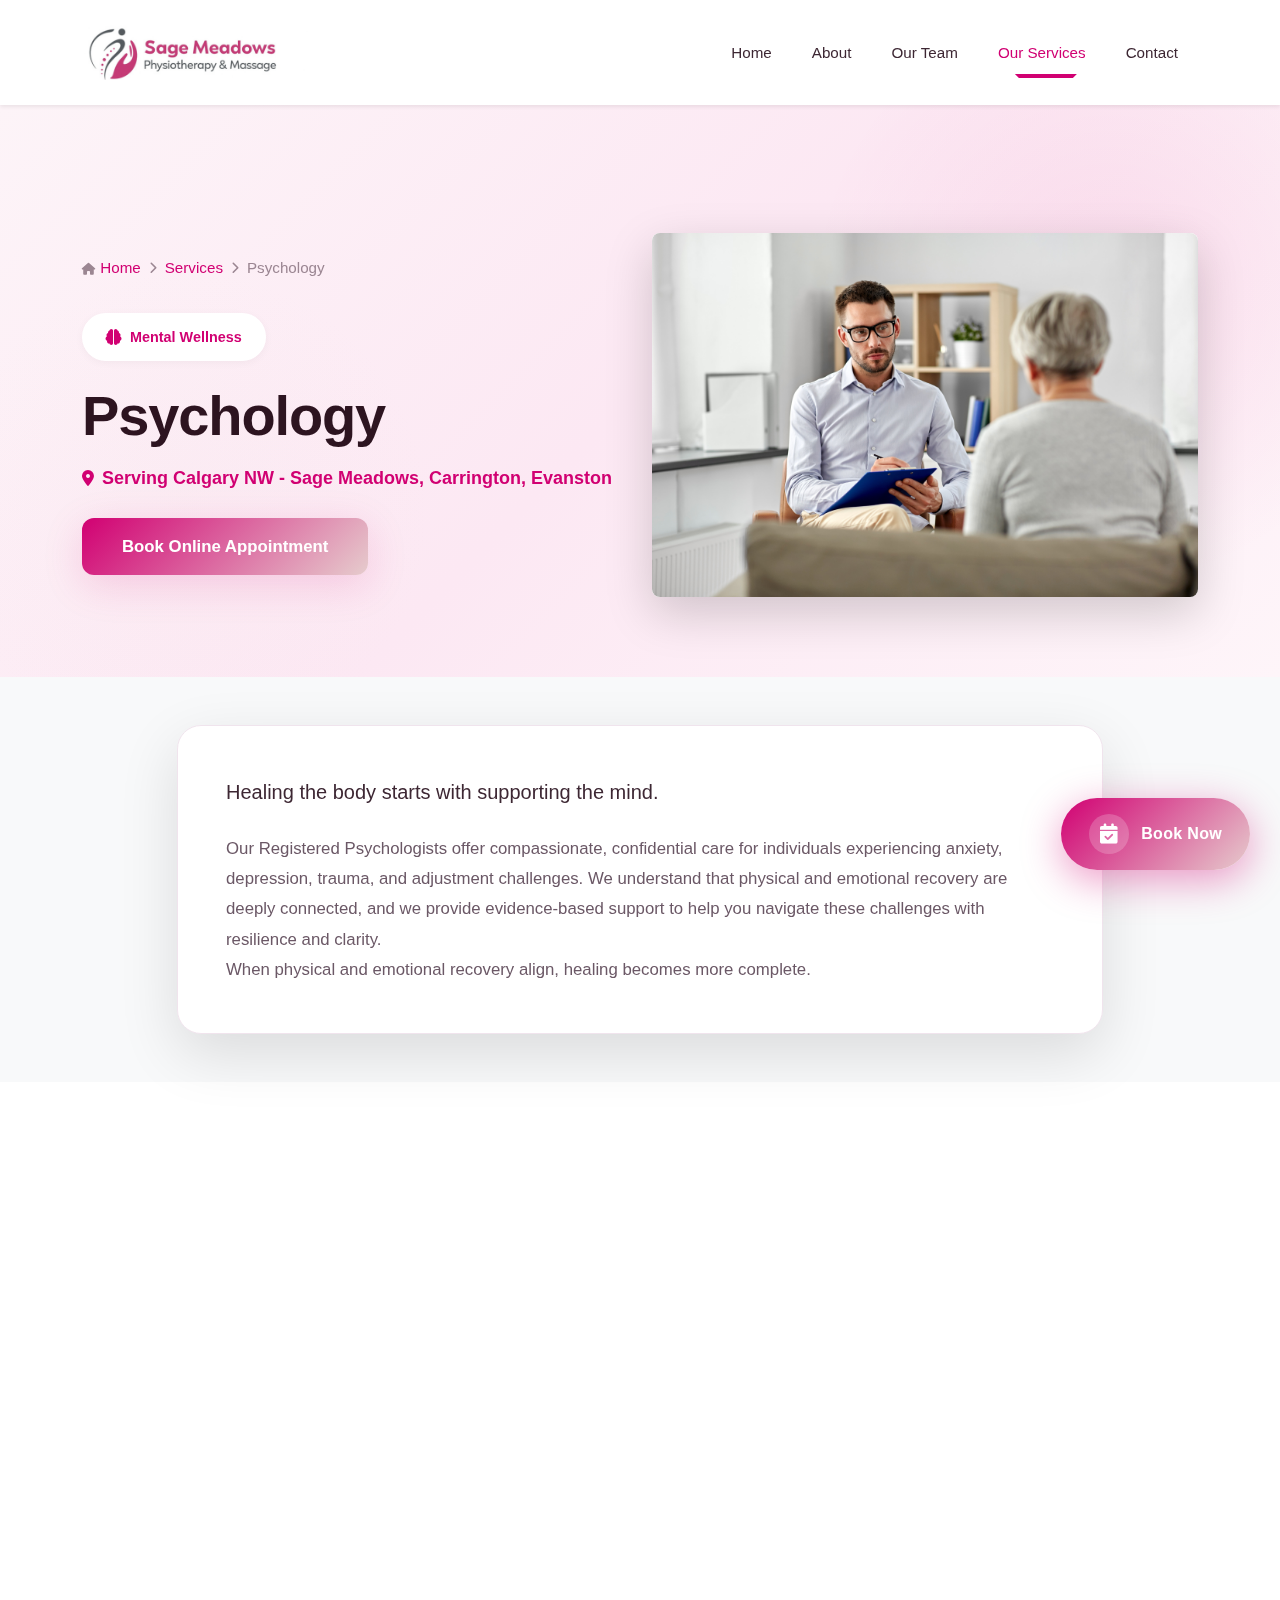
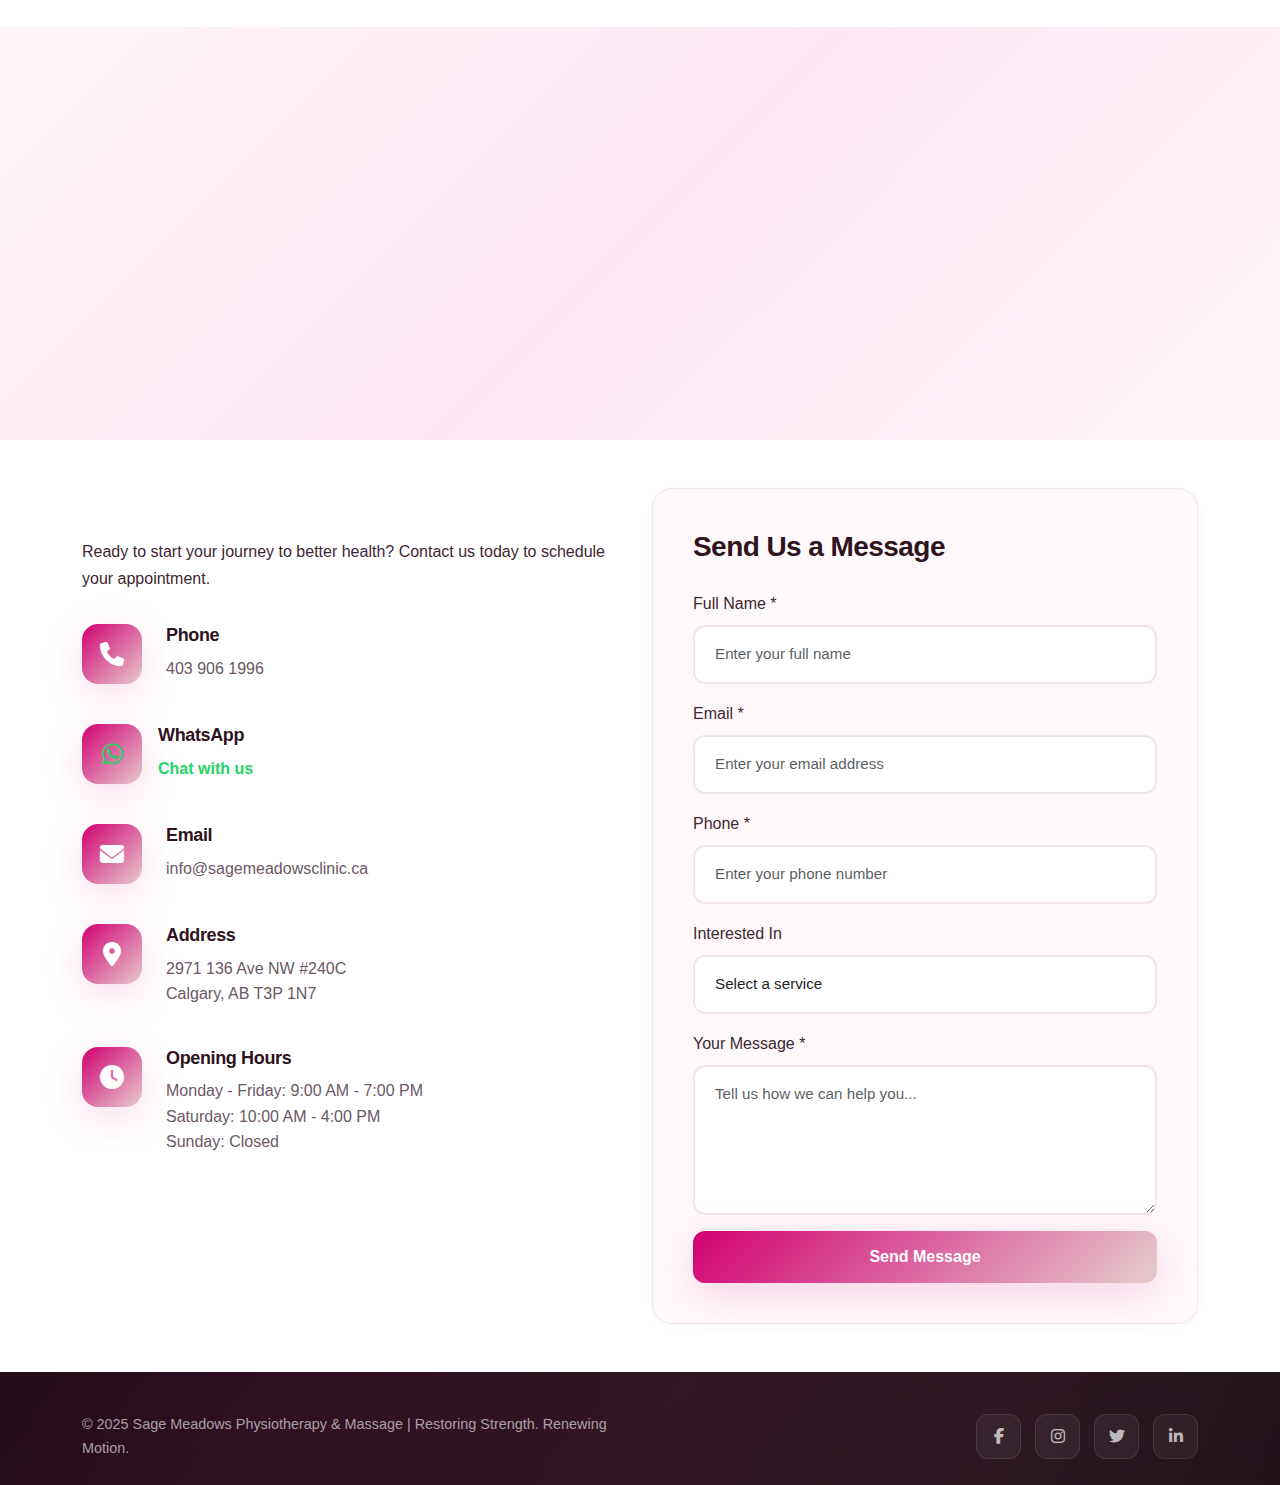
<file: psychology.html>
<!DOCTYPE html>
<html lang="en">
<head>
    <meta charset="UTF-8">
    <meta name="viewport" content="width=device-width, initial-scale=1.0">
    <title>Psychology - Sage Meadows Physiotherapy & Massage</title>
    <link href="https://cdn.jsdelivr.net/npm/bootstrap@5.3.0/dist/css/bootstrap.min.css" rel="stylesheet">
    <link rel="stylesheet" href="https://cdnjs.cloudflare.com/ajax/libs/font-awesome/6.4.0/css/all.min.css">
    <link href="https://unpkg.com/aos@2.3.1/dist/aos.css" rel="stylesheet">
    <link rel="stylesheet" href="css/style.css">
    <link rel="stylesheet" href="css/appointment.css">
    <link rel="icon" href="favicon.ico" sizes="32x32" type="image/x-icon">

</head>
<body>
       <nav class="navbar navbar-expand-lg navbar-light bg-white sticky-top shadow-sm">
        <div class="container">
            <a class="navbar-brand" href="index.html">
                <img src="images/logo.png" alt="Sage Meadows Physiotherapy & Massage" class="logo-img">
            </a>
            <button class="navbar-toggler" type="button" data-bs-toggle="collapse" data-bs-target="#navbarNav">
                <span class="navbar-toggler-icon"></span>
            </button>
            <div class="collapse navbar-collapse" id="navbarNav">
                <ul class="navbar-nav ms-auto">
                    <li class="nav-item">
                        <a class="nav-link" href="index.html">Home</a>
                    </li>
                    <li class="nav-item">
                        <a class="nav-link" href="about.html">About</a>
                    </li>
                    <li class="nav-item">
                        <a class="nav-link" href="team.html">Our Team</a>
                    </li>
                    <li class="nav-item dropdown">
                        <a class="nav-link dropdown-toggle  active" href="services.html" role="button" data-bs-toggle="dropdown">
                            Our Services
                        </a>
                        <ul class="dropdown-menu">
                            <li><a class="dropdown-item" href="physiotherapy.html">Physiotherapy</a></li>
                            <li><a class="dropdown-item" href="massage.html">Massage Therapy</a></li>
                            <li><a class="dropdown-item" href="chiropractic.html">Chiropractic</a></li>
                            <li><a class="dropdown-item" href="acupuncture.html">Acupuncture</a></li>
                            <li><a class="dropdown-item" href="osteopathy.html">Osteopathy</a></li>
                            <li><a class="dropdown-item" href="psychology.html">Psychology</a></li>
                            <li><a class="dropdown-item" href="dietitian.html">Dietitian</a></li>
                            <li><a class="dropdown-item" href="orthotics.html">Custom Orthotics</a></li>
                        </ul>
                    </li>
                    <li class="nav-item">
                        <a class="nav-link" href="contact.html">Contact</a>
                    </li>
                </ul>
            </div>
        </div>
    </nav>
    <section class="service-hero">
        <div class="container">
            <div class="row align-items-center">
                <div class="col-lg-6" data-aos="fade-right">
                    <nav class="breadcrumb-nav">
                        <a href="index.html"><i class="fas fa-home"></i> Home</a>
                        <i class="fas fa-chevron-right"></i>
                        <a href="services.html">Services</a>
                        <i class="fas fa-chevron-right"></i>
                        <span>Psychology</span>
                    </nav>
                    <div class="service-hero-badge">
                        <i class="fas fa-brain"></i> Mental Wellness
                    </div>
                    <h1 class="service-hero-title">Psychology</h1>
                    <p class="service-hero-location">
                        <i class="fas fa-map-marker-alt"></i>
                        Serving Calgary NW - Sage Meadows, Carrington, Evanston
                    </p>
                    <a href="https://sagemeadowsphysiotherapy.janeapp.com/" target="_blank" rel="noopener noreferrer" class="btn btn-primary btn-lg">Book Online Appointment</a>
                </div>
                <div class="col-lg-6" data-aos="fade-left">
                    <img src="images/services/Psychology.svg" alt="Psychology" class="img-fluid rounded-3 shadow-lg">
                </div>
            </div>
        </div>
    </section>
    <section class="service-overview py-5 bg-light">
        <div class="container">
            <div class="row justify-content-center">
                <div class="col-lg-10">
                    <div class="overview-card" data-aos="fade-up">
                        <p class="lead">Healing the body starts with supporting the mind.</p>
                        <p>Our Registered Psychologists offer compassionate, confidential care for individuals experiencing anxiety, depression, trauma, and adjustment challenges. We understand that physical and emotional recovery are deeply connected, and we provide evidence-based support to help you navigate these challenges with resilience and clarity.</p>
                        <p>When physical and emotional recovery align, healing becomes more complete.</p>
                    </div>
                </div>
            </div>
        </div>
    </section>
    <section class="conditions-section py-5">
        <div class="container">
            <div class="row">
                <div class="col-lg-6 mb-4 mb-lg-0" data-aos="fade-right">
                    <h2 class="section-title mb-4">We Can Help With</h2>
                    <div class="conditions-grid">
                        <div class="condition-item">
                            <i class="fas fa-check-circle"></i>
                            <span>Anxiety and depression</span>
                        </div>
                        <div class="condition-item">
                            <i class="fas fa-check-circle"></i>
                            <span>Trauma and post-accident stress (including MVA support)</span>
                        </div>
                        <div class="condition-item">
                            <i class="fas fa-check-circle"></i>
                            <span>Adjustment disorders and pain coping challenges</span>
                        </div>
                        <div class="condition-item">
                            <i class="fas fa-check-circle"></i>
                            <span>Motivation and lifestyle transitions</span>
                        </div>
                    </div>
                </div>
                <div class="col-lg-6" data-aos="fade-left">
                    <h2 class="section-title mb-4">What to Expect</h2>
                    <div class="expectation-list">
                        <div class="expectation-item">
                            <div class="expectation-number">1</div>
                            <div>
                                <h5>Clear assessment and goal setting</h5>
                                <p>We take time to understand your condition and what you want to achieve.</p>
                            </div>
                        </div>
                        <div class="expectation-item">
                            <div class="expectation-number">2</div>
                            <div>
                                <h5>Personalized plan with exercises and education</h5>
                                <p>Your treatment plan is tailored to your specific needs and lifestyle.</p>
                            </div>
                        </div>
                        <div class="expectation-item">
                            <div class="expectation-number">3</div>
                            <div>
                                <h5>Progress reviews to keep you moving forward</h5>
                                <p>Regular check-ins ensure you're on track to reach your goals.</p>
                            </div>
                        </div>
                    </div>
                </div>
            </div>
        </div>
    </section>
    <section class="service-cta py-5">
        <div class="container">
            <div class="cta-card text-center" data-aos="zoom-in">
                <h2 class="mb-4">Ready to Prioritize Mental Wellness?</h2>
                <p class="lead mb-4">Book your psychology consultation today and take the first step.</p>
                <a href="https://sagemeadowsphysiotherapy.janeapp.com/" target="_blank" rel="noopener noreferrer" class="btn btn-primary btn-lg">Book Online Appointment</a>
            </div>
        </div>
    </section>
    <section class="contact-section py-5" id="contact">
        <div class="container">
            <div class="row g-4">
                <div class="col-lg-6">
                    <h2 class="section-title">Get In Touch</h2>
                    <p class="mb-4">Ready to start your journey to better health? Contact us today to schedule your appointment.</p>
                    <div class="contact-info">
                        <div class="contact-item">
                            <i class="fas fa-phone"></i>
                            <div>
                                <h5>Phone</h5>
                                <p>403 906 1996</p>
                            </div>
                        </div>
                        <div class="contact-item">
                            <a href="https://wa.me/14039061996" target="_blank" rel="noopener noreferrer" style="text-decoration: none; color: inherit; display: flex; align-items: flex-start; gap: 1rem;">
                                <i class="fab fa-whatsapp" style="font-size: 1.5rem; color: #25D366;"></i>
                                <div>
                                    <h5>WhatsApp</h5>
                                    <p style="color: #25D366; font-weight: 600;">Chat with us</p>
                                </div>
                            </a>
                        </div>
                        <div class="contact-item">
                            <i class="fas fa-envelope"></i>
                            <div>
                                <h5>Email</h5>
                                <p>info@sagemeadowsclinic.ca</p>
                            </div>
                        </div>
                        <div class="contact-item">
                            <i class="fas fa-map-marker-alt"></i>
                            <div>
                                <h5>Address</h5>
                                <p>2971 136 Ave NW #240C<br>Calgary, AB T3P 1N7</p>
                            </div>
                        </div>
                        <div class="contact-item">
                            <i class="fas fa-clock"></i>
                            <div>
                                <h5>Opening Hours</h5>
                                <p>Monday - Friday: 9:00 AM - 7:00 PM<br>
                                Saturday: 10:00 AM - 4:00 PM<br>
                                Sunday: Closed</p>
                            </div>
                        </div>
                    </div>
                </div>
                <div class="col-lg-6">
                    <div class="contact-form-wrapper">
                        <h3 class="mb-4">Send Us a Message</h3>
                        <form class="contact-form">
                            <div class="mb-3">
                                <label class="form-label">Full Name *</label>
                                <input type="text" class="form-control" placeholder="Enter your full name" required>
                            </div>
                            <div class="mb-3">
                                <label class="form-label">Email *</label>
                                <input type="email" class="form-control" placeholder="Enter your email address" required>
                            </div>
                            <div class="mb-3">
                                <label class="form-label">Phone *</label>
                                <input type="tel" class="form-control" placeholder="Enter your phone number" required>
                            </div>
                            <div class="mb-3">
                                <label class="form-label">Interested In</label>
                                <select class="form-control">
                                    <option value="">Select a service</option>
                                    <option value="physiotherapy">Physiotherapy</option>
                                    <option value="massage">Massage Therapy</option>
                                    <option value="chiropractic">Chiropractic</option>
                                    <option value="acupuncture">Acupuncture</option>
                                    <option value="osteopathy">Osteopathy</option>
                                    <option value="psychology">Psychology</option>
                                    <option value="dietitian">Dietitian</option>
                                <option value="orthotics">Custom Orthotics</option>
                                    <option value="general">General Inquiry</option>
                                </select>
                            </div>
                            <div class="mb-3">
                                <label class="form-label">Your Message *</label>
                                <textarea class="form-control" rows="5" placeholder="Tell us how we can help you..." required></textarea>
                            </div>
                            <button type="submit" class="btn btn-primary w-100">Send Message</a>
                        </form>
                    </div>
                </div>
            </div>
        </div>
    </section>
<footer class="footer bg-dark text-white py-4">
        <div class="container">
            <div class="footer-bottom">
                <div class="row align-items-center g-3">
                    <div class="col-md-6 text-center text-md-start">
                        <p class="mb-0">&copy; 2025 Sage Meadows Physiotherapy & Massage | Restoring Strength. Renewing Motion.</p>
                    </div>
                    <div class="col-md-6 text-center text-md-end">
                        <div class="social-links justify-content-center justify-content-md-end">
                            <a href="#" class="social-link" aria-label="Facebook"><i class="fab fa-facebook-f"></i></a>
                            <a href="#" class="social-link" aria-label="Instagram"><i class="fab fa-instagram"></i></a>
                            <a href="#" class="social-link" aria-label="Twitter"><i class="fab fa-twitter"></i></a>
                            <a href="#" class="social-link" aria-label="LinkedIn"><i class="fab fa-linkedin-in"></i></a>
                        </div>
                    </div>
                </div>
            </div>
        </div>
    </footer>
    <a href="https://sagemeadowsphysiotherapy.janeapp.com/" target="_blank" rel="noopener noreferrer" class="floating-appointment-btn" aria-label="Schedule Appointment">
        <span class="btn-icon">
            <i class="fas fa-calendar-check"></i>
        </span>
        <span class="btn-text">Book Now</span>
    </a>
    <div class="appointment-modal" id="appointmentModal">
        <div class="appointment-modal-overlay"></div>
        <div class="appointment-modal-content">
            <button class="modal-close" id="closeModal">
                <i class="fas fa-times"></i>
            </a>
            <div class="modal-header-custom">
                <div class="modal-icon-wrapper">
                    <i class="fas fa-calendar-alt"></i>
                </div>
                <h2>Schedule Your Appointment</h2>
                <p>Choose your preferred date and time for consultation</p>
            </div>
            <form class="appointment-form" id="appointmentForm">
                <div class="row g-3">
                    <div class="col-md-6">
                        <label class="form-label">Full Name *</label>
                        <div class="input-with-icon">
                            <i class="fas fa-user"></i>
                            <input type="text" class="form-control" placeholder="John Doe" required>
                        </div>
                    </div>
                    <div class="col-md-6">
                        <label class="form-label">Phone Number *</label>
                        <div class="input-with-icon">
                            <i class="fas fa-phone"></i>
                            <input type="tel" class="form-control" placeholder="+1 403 906 1996" required>
                        </div>
                    </div>
                    <div class="col-md-6">
                        <label class="form-label">Email Address *</label>
                        <div class="input-with-icon">
                            <i class="fas fa-envelope"></i>
                            <input type="email" class="form-control" placeholder="john@example.com" required>
                        </div>
                    </div>
                    <div class="col-md-6">
                        <label class="form-label">Service Type *</label>
                        <div class="input-with-icon">
                            <i class="fas fa-briefcase-medical"></i>
                            <select class="form-control" required>
                                <option value="">Select Service</option>
                                <option value="physiotherapy">Physiotherapy</option>
                                <option value="psychology" selected>Psychology</option>
                                <option value="chiropractic">Chiropractic</option>
                                <option value="acupuncture">Acupuncture</option>
                                <option value="osteopathy">Osteopathy</option>
                                <option value="psychology">Psychology</option>
                                <option value="dietitian">Dietitian</option>
                                <option value="orthotics">Custom Orthotics</option>
                            </select>
                        </div>
                    </div>
                    <div class="col-md-6">
                        <label class="form-label">Preferred Date *</label>
                        <div class="input-with-icon">
                            <i class="fas fa-calendar"></i>
                            <input type="date" class="form-control" required>
                        </div>
                    </div>
                    <div class="col-md-6">
                        <label class="form-label">Preferred Time *</label>
                        <div class="input-with-icon">
                            <i class="fas fa-clock"></i>
                            <select class="form-control" required>
                                <option value="">Select Time</option>
                                <option value="08:00">08:00 AM</option>
                                <option value="09:00">09:00 AM</option>
                                <option value="10:00">10:00 AM</option>
                                <option value="11:00">11:00 AM</option>
                                <option value="12:00">12:00 PM</option>
                                <option value="13:00">01:00 PM</option>
                                <option value="14:00">02:00 PM</option>
                                <option value="15:00">03:00 PM</option>
                                <option value="16:00">04:00 PM</option>
                                <option value="17:00">05:00 PM</option>
                            </select>
                        </div>
                    </div>
                    <div class="col-12">
                        <label class="form-label">Additional Notes</label>
                        <div class="input-with-icon">
                            <i class="fas fa-comment-alt"></i>
                            <textarea class="form-control" rows="3" placeholder="Tell us about your condition or any specific concerns..."></textarea>
                        </div>
                    </div>
                </div>
                <div class="modal-actions">
                    <button type="button" class="btn btn-outline-secondary" id="cancelBtn">Cancel</a>
                    <button type="submit" class="btn btn-primary">
                        <i class="fas fa-check-circle me-2"></i>
                        Confirm Appointment
                    </a>
                </div>
            </form>
        </div>
    </div>
    <script src="https://cdn.jsdelivr.net/npm/bootstrap@5.3.0/dist/js/bootstrap.bundle.min.js"></script>
    <script src="https://unpkg.com/aos@2.3.1/dist/aos.js"></script>
    <script>
    (function() {
        function fixMobileDropdown() {
            if (window.innerWidth < 992) {
                document.querySelectorAll('.dropdown-toggle').forEach(function(el) {
                    el.removeAttribute('data-bs-toggle');
                });
            }
        }
        if (document.readyState === 'loading') {
            document.addEventListener('DOMContentLoaded', fixMobileDropdown);
        } else {
            fixMobileDropdown();
        }
    })();
    </script>
    <script src="js/script.js"></script>
</body>
</html>
</file>
<file: css/style.css>
:root {
    --primary-color: #d10072;
    --primary-dark: #a80059;
    --primary-light: #e6cccd;
    --accent-color: #e6cccd;
    --accent-dark: #d9b3b4;
    --dark-color: #2d1420;
    --dark-secondary: #3d1e2f;
    --light-color: #fef8fa;
    --light-secondary: #fcf3f6;
    --text-color: #3d2733;
    --text-light: #6b5866;
    --text-lighter: #9b8692;
    --border-color: #f0e4ed;
    --white: #FFFFFF;
    --shadow-sm: 0 2px 8px rgba(0, 0, 0, 0.04);
    --shadow: 0 10px 40px rgba(0, 0, 0, 0.08);
    --shadow-lg: 0 20px 60px rgba(0, 0, 0, 0.12);
    --shadow-primary: 0 10px 40px rgba(209, 0, 114, 0.15);
    --shadow-3d: 0 30px 90px rgba(0, 0, 0, 0.18);
    --transition: all 0.4s cubic-bezier(0.4, 0, 0.2, 1);
    --transition-bounce: all 0.5s cubic-bezier(0.68, -0.55, 0.265, 1.55);
    --transition-smooth: all 0.6s cubic-bezier(0.25, 0.46, 0.45, 0.94);
}

* {
    margin: 0;
    padding: 0;
    box-sizing: border-box;
}

body {
    font-family: 'Inter', -apple-system, BlinkMacSystemFont, 'Segoe UI', sans-serif;
    color: var(--text-color);
    line-height: 1.7;
    overflow-x: hidden;
    background-color: var(--white);
    -webkit-font-smoothing: antialiased;
    -moz-osx-font-smoothing: grayscale;
}

h1, h2, h3, h4, h5, h6 {
    font-family: 'Plus Jakarta Sans', sans-serif;
    font-weight: 700;
    color: var(--dark-color);
    line-height: 1.3;
    letter-spacing: -0.02em;
}

a {
    text-decoration: none;
    transition: var(--transition);
}

img {
    max-width: 100%;
    height: auto;
}

p {
    margin-bottom: 1rem;
}

.navbar {
    padding: 1.25rem 0;
    transition: var(--transition);
    backdrop-filter: blur(10px);
    background-color: rgba(255, 255, 255, 0.95) !important;
}

.navbar.scrolled {
    box-shadow: var(--shadow-sm);
}

.navbar-brand {
    font-size: 1.5rem;
    font-weight: 800;
    font-family: 'Plus Jakarta Sans', sans-serif;
    color: var(--dark-color) !important;
    letter-spacing: -0.02em;
    display: flex;
    align-items: center;
}

.logo-img {
    height: 55px;
    width: auto;
    transition: var(--transition);
    display: block;
}

.logo-img:hover {
    opacity: 0.9;
    transform: translateY(-1px);
}

.brand-text {
    color: var(--dark-color);
}

.brand-text strong {
    background: linear-gradient(135deg, var(--primary-color), var(--accent-color));
    -webkit-background-clip: text;
    -webkit-text-fill-color: transparent;
    background-clip: text;
}

@media (max-width: 768px) {
    .logo-img {
        height: 48px;
    }
}

@media (max-width: 576px) {
    .logo-img {
        height: 45px;
    }
}

.nav-link {
    color: var(--text-color) !important;
    font-weight: 500;
    margin: 0 0.75rem;
    transition: var(--transition);
    font-size: 0.95rem;
    position: relative;
}

.nav-link::after {
    content: '';
    position: absolute;
    bottom: -5px;
    left: 50%;
    width: 0;
    height: 2px;
    background: linear-gradient(90deg, var(--primary-color), var(--accent-color));
    transition: var(--transition);
    transform: translateX(-50%);
}

.nav-link:hover::after,
.nav-link.active::after {
    width: 60%;
}

.nav-link:hover,
.nav-link.active {
    color: var(--primary-color) !important;
}

.dropdown-menu {
    border: none;
    box-shadow: var(--shadow);
    border-radius: 1rem;
    padding: 0.75rem;
    margin-top: 0.5rem;
    animation: dropdownFadeIn 0.3s ease;
}

@keyframes dropdownFadeIn {
    from {
        opacity: 0;
        transform: translateY(-10px);
    }
    to {
        opacity: 1;
        transform: translateY(0);
    }
}

.dropdown-item {
    padding: 0.75rem 1rem;
    transition: var(--transition);
    border-radius: 0.5rem;
    font-size: 0.95rem;
    font-weight: 500;
}

.dropdown-item:hover {
    background: linear-gradient(135deg, var(--primary-color), var(--primary-light));
    color: white;
    transform: translateX(5px);
}

/* Mobile Navigation Improvements */
.navbar-toggler {
    border: 2px solid var(--primary-color);
    padding: 0.5rem 0.75rem;
    border-radius: 12px;
    transition: var(--transition);
}

.navbar-toggler:hover {
    background: linear-gradient(135deg, var(--primary-color), var(--accent-color));
    border-color: var(--primary-color);
}

.navbar-toggler:focus {
    box-shadow: 0 0 0 0.2rem rgba(209, 0, 114, 0.25);
    outline: none;
}

.navbar-toggler-icon {
    width: 24px;
    height: 24px;
    background-image: url("data:image/svg+xml,%3csvg xmlns='http://www.w3.org/2000/svg' viewBox='0 0 30 30'%3e%3cpath stroke='%23d10072' stroke-linecap='round' stroke-miterlimit='10' stroke-width='2.5' d='M4 7h22M4 15h22M4 23h22'/%3e%3c/svg%3e");
    transition: var(--transition);
}

.navbar-toggler:hover .navbar-toggler-icon {
    background-image: url("data:image/svg+xml,%3csvg xmlns='http://www.w3.org/2000/svg' viewBox='0 0 30 30'%3e%3cpath stroke='white' stroke-linecap='round' stroke-miterlimit='10' stroke-width='2.5' d='M4 7h22M4 15h22M4 23h22'/%3e%3c/svg%3e");
}

@media (max-width: 991px) {
    .navbar-collapse {
        background: white;
        padding: 1.5rem;
        border-radius: 16px;
        box-shadow: var(--shadow-lg);
        margin-top: 1rem;
        max-height: 70vh;
        overflow-y: auto;
        border: 1px solid var(--border-color);
    }

    .navbar-nav {
        gap: 0.5rem;
    }

    .nav-item {
        margin: 0;
        border-radius: 12px;
        transition: var(--transition);
    }

    .nav-item:hover {
        background: var(--light-color);
    }

    .nav-link {
        margin: 0;
        padding: 1rem 1.25rem !important;
        border-radius: 12px;
        font-size: 1rem;
        display: flex;
        align-items: center;
        justify-content: space-between;
    }

    .nav-link::after {
        display: none;
    }

    .nav-link:hover,
    .nav-link.active {
        background: linear-gradient(135deg, rgba(209, 0, 114, 0.1), rgba(230, 204, 205, 0.1));
        color: var(--primary-color) !important;
    }

    /* Mobile Dropdown Styles */
    .dropdown-toggle::after {
        transition: transform 0.3s ease;
        margin-left: auto;
    }

    .dropdown.show .dropdown-toggle::after {
        transform: rotate(180deg);
    }

    .dropdown-menu {
        border: none;
        box-shadow: none;
        background: var(--light-color);
        padding: 0.5rem;
        margin: 0.5rem 0 0 0;
        border-radius: 12px;
        position: static !important;
        transform: none !important;
        width: 100%;
    }

    .dropdown-item {
        padding: 0.875rem 1.25rem;
        font-size: 0.95rem;
        border-radius: 10px;
        margin-bottom: 0.25rem;
    }

    .dropdown-item:last-child {
        margin-bottom: 0;
    }

    .dropdown-item:hover,
    .dropdown-item:active {
        background: white;
        color: var(--primary-color);
        transform: translateX(8px);
        box-shadow: var(--shadow-sm);
    }

    /* Smooth collapse animation */
    .navbar-collapse.collapsing {
        transition: height 0.35s ease, opacity 0.25s ease;
    }

    .navbar-collapse.show {
        animation: slideDown 0.3s ease;
    }

    @keyframes slideDown {
        from {
            opacity: 0;
            transform: translateY(-10px);
        }
        to {
            opacity: 1;
            transform: translateY(0);
        }
    }
}

.hero-section {
    padding: 8rem 0 6rem;
    background: linear-gradient(135deg, #fdf4f8 0%, #fce8f3 50%, #fef5f9 100%);
    position: relative;
    overflow: hidden;
    min-height: 90vh;
    display: flex;
    align-items: center;
}

.hero-bg-shapes {
    position: absolute;
    top: 0;
    left: 0;
    width: 100%;
    height: 100%;
    overflow: hidden;
    z-index: 0;
}

.shape {
    position: absolute;
    border-radius: 50%;
    opacity: 0.4;
}

.shape-1 {
    width: 600px;
    height: 600px;
    background: radial-gradient(circle, rgba(209, 0, 114, 0.1) 0%, transparent 70%);
    top: -15%;
    right: -10%;
    animation: float 20s ease-in-out infinite;
}

.shape-2 {
    width: 400px;
    height: 400px;
    background: radial-gradient(circle, rgba(230, 204, 205, 0.08) 0%, transparent 70%);
    bottom: -10%;
    left: -5%;
    animation: float 15s ease-in-out infinite reverse;
}

.shape-3 {
    width: 300px;
    height: 300px;
    background: radial-gradient(circle, rgba(230, 204, 205, 0.06) 0%, transparent 70%);
    top: 50%;
    left: 50%;
    animation: float 18s ease-in-out infinite;
}

@keyframes float {
    0%, 100% {
        transform: translate(0, 0) rotate(0deg);
    }
    33% {
        transform: translate(30px, -50px) rotate(120deg);
    }
    66% {
        transform: translate(-20px, 20px) rotate(240deg);
    }
}

.hero-section .container {
    position: relative;
    z-index: 2;
}

.hero-badge {
    display: inline-flex;
    align-items: center;
    gap: 0.5rem;
    background: white;
    padding: 0.75rem 1.5rem;
    border-radius: 50px;
    font-weight: 600;
    color: var(--primary-color);
    box-shadow: var(--shadow-sm);
    margin-bottom: 1.5rem;
    font-size: 0.9rem;
    animation: fadeInDown 0.8s ease;
}

.hero-badge i {
    color: #FFD700;
    font-size: 1rem;
}

@keyframes fadeInDown {
    from {
        opacity: 0;
        transform: translateY(-20px);
    }
    to {
        opacity: 1;
        transform: translateY(0);
    }
}

.hero-title {
    font-size: 3.5rem;
    font-weight: 800;
    color: var(--dark-color);
    margin-bottom: 1.25rem;
    letter-spacing: -0.04em;
    line-height: 1.1;
}

.hero-subtitle {
    font-size: 1.5rem;
    color: var(--text-color);
    font-weight: 500;
    margin-bottom: 1.5rem;
}

.hero-description {
    font-size: 1.125rem;
    color: var(--text-light);
    margin-bottom: 2rem;
    line-height: 1.8;
    max-width: 540px;
}

.hero-buttons {
    display: flex;
    gap: 1.25rem;
    flex-wrap: wrap;
    margin-bottom: 2rem;
}

.hero-stats {
    display: grid;
    grid-template-columns: repeat(2, 1fr);
    gap: 0.875rem;
    max-width: 100%;
}

.stat-item {
    display: flex;
    align-items: center;
    gap: 0.75rem;
    padding: 0.875rem;
    background: rgba(255, 255, 255, 0.8);
    border-radius: 14px;
    transition: var(--transition);
    border: 1px solid rgba(255, 255, 255, 0.6);
}

.stat-item:hover {
    background: rgba(255, 255, 255, 1);
    transform: translateY(-3px);
    box-shadow: var(--shadow-sm);
}

.stat-icon {
    width: 40px;
    height: 40px;
    min-width: 40px;
    display: flex;
    align-items: center;
    justify-content: center;
    background: linear-gradient(135deg, var(--primary-color), var(--accent-color));
    border-radius: 10px;
    color: white;
    font-size: 1.1rem;
    flex-shrink: 0;
}

.stat-item strong {
    display: block;
    font-size: 0.9rem;
    font-weight: 700;
    color: var(--dark-color);
    line-height: 1.2;
    margin-bottom: 0.1rem;
}

.stat-item span {
    display: block;
    font-size: 0.75rem;
    color: var(--text-light);
    font-weight: 500;
}

@media (max-width: 991px) {
    .hero-stats {
        grid-template-columns: repeat(2, 1fr);
        gap: 0.75rem;
    }
}

@media (max-width: 576px) {
    .hero-stats {
        grid-template-columns: 1fr;
    }

    .stat-item {
        gap: 1rem;
    }
}

.hero-image-wrapper {
    position: relative;
    padding: 2rem;
}

.hero-image-decoration {
    position: absolute;
    top: 0;
    right: 0;
    width: 90%;
    height: 90%;
    background: linear-gradient(135deg, var(--primary-color), var(--accent-color));
    border-radius: 30px;
    opacity: 0.15;
    z-index: 0;
    animation: pulse 3s ease-in-out infinite;
}

@keyframes pulse {
    0%, 100% {
        transform: scale(1);
    }
    50% {
        transform: scale(1.05);
    }
}

.hero-main-image {
    position: relative;
    z-index: 1;
    border-radius: 30px;
    box-shadow: var(--shadow-lg);
    animation: floatImage 6s ease-in-out infinite;
}

@keyframes floatImage {
    0%, 100% {
        transform: translateY(0);
    }
    50% {
        transform: translateY(-20px);
    }
}

.floating-card {
    position: absolute;
    background: white;
    padding: 1.25rem 1.5rem;
    border-radius: 18px;
    box-shadow: var(--shadow-lg);
    display: flex;
    align-items: center;
    gap: 1rem;
    z-index: 2;
    animation: floatCard 4s ease-in-out infinite;
}

@keyframes floatCard {
    0%, 100% {
        transform: translateY(0);
    }
    50% {
        transform: translateY(-15px);
    }
}

.floating-card-1 {
    top: 10%;
    left: -5%;
    animation-delay: 0s;
}

.floating-card-2 {
    bottom: 15%;
    right: -5%;
    animation-delay: 2s;
}

.floating-card-3 {
    top: 50%;
    left: -8%;
    animation-delay: 1s;
}

.floating-card-4 {
    bottom: 5%;
    left: 10%;
    animation-delay: 3s;
}

.floating-card i {
    font-size: 2rem;
    background: linear-gradient(135deg, var(--primary-color), var(--accent-color));
    -webkit-background-clip: text;
    -webkit-text-fill-color: transparent;
    background-clip: text;
}

.floating-card strong {
    display: block;
    font-size: 0.95rem;
    font-weight: 700;
    color: var(--dark-color);
    margin-bottom: 0.15rem;
}

.floating-card span {
    display: block;
    font-size: 0.8rem;
    color: var(--text-light);
}

.why-choose-section {
    background: var(--white);
    position: relative;
    overflow: hidden;
}

.why-choose-section::before {
    content: '';
    position: absolute;
    top: 0;
    left: 0;
    width: 100%;
    height: 100%;
    background:
        radial-gradient(circle at 20% 50%, rgba(209, 0, 114, 0.03) 0%, transparent 50%),
        radial-gradient(circle at 80% 80%, rgba(230, 204, 205, 0.03) 0%, transparent 50%);
    pointer-events: none;
}

.feature-card {
    padding: 2.5rem;
    background: rgba(255, 255, 255, 0.8);
    backdrop-filter: blur(20px);
    -webkit-backdrop-filter: blur(20px);
    border-radius: 24px;
    transition: var(--transition-smooth);
    height: 100%;
    box-shadow: var(--shadow-sm);
    border: 1px solid rgba(255, 255, 255, 0.6);
    position: relative;
    overflow: hidden;
    transform-style: preserve-3d;
    perspective: 1000px;
}

.feature-card::before {
    content: '';
    position: absolute;
    top: 0;
    left: 0;
    width: 100%;
    height: 100%;
    background: linear-gradient(135deg, rgba(209, 0, 114, 0.05), rgba(230, 204, 205, 0.05));
    transform: scaleX(0);
    transform-origin: left;
    transition: var(--transition);
    z-index: 0;
}

.feature-card::after {
    content: '';
    position: absolute;
    top: -50%;
    left: -50%;
    width: 200%;
    height: 200%;
    background: linear-gradient(45deg, transparent, rgba(255, 255, 255, 0.1), transparent);
    transform: rotate(45deg) translateX(-100%);
    transition: transform 0.6s ease;
}

.feature-card:hover::before {
    transform: scaleX(1);
}

.feature-card:hover::after {
    transform: rotate(45deg) translateX(100%);
}

.feature-card:hover {
    transform: translateY(-15px) scale(1.02);
    box-shadow: var(--shadow-3d);
    border-color: rgba(209, 0, 114, 0.2);
    background: rgba(255, 255, 255, 0.95);
}

.feature-card > * {
    position: relative;
    z-index: 1;
}

.feature-icon {
    width: 100px;
    height: 100px;
    margin: 0 auto 2rem;
    display: flex;
    align-items: center;
    justify-content: center;
    background: linear-gradient(135deg, var(--primary-color), var(--accent-color));
    color: white;
    border-radius: 28px;
    font-size: 2.5rem;
    position: relative;
    transform-style: preserve-3d;
    animation: iconFloat 4s ease-in-out infinite;
}

@keyframes iconFloat {
    0%, 100% {
        transform: translateY(0) rotateZ(0deg);
    }
    50% {
        transform: translateY(-10px) rotateZ(5deg);
    }
}

.feature-icon::before {
    content: '';
    position: absolute;
    inset: -3px;
    background: linear-gradient(135deg, var(--primary-color), var(--accent-color));
    border-radius: 30px;
    opacity: 0.3;
    filter: blur(10px);
    z-index: -1;
    animation: iconGlow 3s ease-in-out infinite;
}

@keyframes iconGlow {
    0%, 100% {
        opacity: 0.3;
        transform: scale(1);
    }
    50% {
        opacity: 0.6;
        transform: scale(1.1);
    }
}

.feature-icon::after {
    content: '';
    position: absolute;
    inset: 0;
    background: linear-gradient(135deg, rgba(255, 255, 255, 0.3), transparent);
    border-radius: 28px;
}

.feature-card:hover .feature-icon {
    transform: scale(1.1) rotateY(10deg);
    animation-play-state: paused;
}

.feature-card h4 {
    font-size: 1.4rem;
    font-weight: 700;
    margin-bottom: 1rem;
    color: var(--dark-color);
    transition: var(--transition);
}

.feature-card:hover h4 {
    color: var(--primary-color);
    transform: translateX(5px);
}

.feature-card p {
    color: var(--text-light);
    margin-bottom: 0;
    line-height: 1.8;
    transition: var(--transition);
}

.feature-card:hover p {
    color: var(--text-color);
}

.contact-section {
    background: var(--white);
}

.contact-info {
    margin-top: 2rem;
}

.contact-item {
    display: flex;
    gap: 1.5rem;
    margin-bottom: 2.5rem;
    align-items: flex-start;
}

.contact-item i {
    width: 60px;
    height: 60px;
    display: flex;
    align-items: center;
    justify-content: center;
    background: linear-gradient(135deg, var(--primary-color), var(--accent-color));
    color: white;
    border-radius: 16px;
    font-size: 1.5rem;
    flex-shrink: 0;
    box-shadow: var(--shadow-primary);
}

.contact-item h5 {
    font-size: 1.125rem;
    font-weight: 700;
    margin-bottom: 0.5rem;
    color: var(--dark-color);
}

.contact-item p {
    color: var(--text-light);
    margin-bottom: 0;
    line-height: 1.6;
}

.contact-form-wrapper {
    background: var(--light-color);
    padding: 2.5rem;
    border-radius: 20px;
    box-shadow: var(--shadow-sm);
    border: 1px solid var(--border-color);
}

.contact-form .form-control {
    padding: 1rem 1.25rem;
    border: 2px solid var(--border-color);
    border-radius: 12px;
    transition: var(--transition);
    font-size: 0.95rem;
    background: var(--white);
}

.contact-form .form-control:focus {
    border-color: var(--primary-color);
    box-shadow: 0 0 0 4px rgba(209, 0, 114, 0.1);
    background: var(--white);
}

.contact-form textarea.form-control {
    resize: vertical;
}

.about-content {
    background: var(--white);
}

.about-content img {
    border-radius: 20px;
    box-shadow: var(--shadow-lg);
}

.info-box {
    background: var(--white);
    padding: 3rem;
    border-radius: 20px;
    box-shadow: var(--shadow-sm);
    height: 100%;
    border: 1px solid var(--border-color);
    transition: var(--transition);
}

.info-box:hover {
    box-shadow: var(--shadow-lg);
    transform: translateY(-5px);
}

.info-icon {
    width: 80px;
    height: 80px;
    display: flex;
    align-items: center;
    justify-content: center;
    background: linear-gradient(135deg, var(--primary-color), var(--accent-color));
    color: white;
    border-radius: 20px;
    font-size: 2rem;
    margin-bottom: 2rem;
}

.info-box h3 {
    font-size: 1.75rem;
    margin-bottom: 1.25rem;
    font-weight: 700;
}

.info-box p {
    color: var(--text-light);
    line-height: 1.8;
}

.mission-vision {
    background: var(--light-color);
}

.value-card {
    text-align: center;
    padding: 2.5rem;
    background: var(--white);
    border-radius: 20px;
    box-shadow: var(--shadow-sm);
    transition: var(--transition);
    border: 1px solid var(--border-color);
    height: 100%;
}

.value-card:hover {
    transform: translateY(-8px);
    box-shadow: var(--shadow-lg);
    border-color: transparent;
}

.value-icon {
    width: 80px;
    height: 80px;
    margin: 0 auto 1.75rem;
    display: flex;
    align-items: center;
    justify-content: center;
    background: linear-gradient(135deg, var(--primary-color), var(--accent-color));
    color: white;
    border-radius: 20px;
    font-size: 2rem;
}

.value-card h4 {
    font-size: 1.25rem;
    font-weight: 700;
    margin-bottom: 1rem;
}

.value-card p {
    color: var(--text-light);
    line-height: 1.7;
    margin-bottom: 0;
}

.stat-card {
    background: var(--white);
    padding: 2.5rem;
    border-radius: 20px;
    box-shadow: var(--shadow-sm);
    border: 1px solid var(--border-color);
    transition: var(--transition);
}

.stat-card:hover {
    box-shadow: var(--shadow-lg);
    transform: translateY(-5px);
}

.stat-number {
    font-size: 3.5rem;
    font-weight: 800;
    background: linear-gradient(135deg, var(--primary-color), var(--accent-color));
    -webkit-background-clip: text;
    -webkit-text-fill-color: transparent;
    background-clip: text;
    margin-bottom: 0.5rem;
    line-height: 1;
}

.stat-label {
    font-size: 1.05rem;
    font-weight: 600;
    color: var(--text-color);
}

.approach-step {
    text-align: center;
    padding: 2rem;
}

.step-number {
    width: 70px;
    height: 70px;
    margin: 0 auto 1.25rem;
    display: flex;
    align-items: center;
    justify-content: center;
    background: linear-gradient(135deg, var(--primary-color), var(--accent-color));
    color: white;
    border-radius: 18px;
    font-size: 1.75rem;
    font-weight: 800;
    box-shadow: var(--shadow-primary);
}

.approach-step h4 {
    font-size: 1.25rem;
    font-weight: 700;
    margin-bottom: 0.875rem;
}

.approach-step p {
    color: var(--text-light);
    line-height: 1.7;
    margin-bottom: 0;
}

.team-intro {
    background: var(--white);
}

.team-members {
    background: var(--light-color);
}

.team-card {
    background: var(--white);
    border-radius: 20px;
    overflow: hidden;
    box-shadow: var(--shadow-sm);
    transition: var(--transition);
    height: 100%;
    border: 1px solid var(--border-color);
}

.team-card:hover {
    transform: translateY(-12px);
    box-shadow: var(--shadow-lg);
    border-color: transparent;
}

.team-img-wrapper {
    position: relative;
    overflow: hidden;
    height: 380px;
}

.team-img {
    width: 100%;
    height: 100%;
    object-fit: cover;
    transition: var(--transition);
}

.team-card:hover .team-img {
    transform: scale(1.1);
}

.team-info {
    padding: 2rem;
}

.team-info h4 {
    font-size: 1.35rem;
    font-weight: 700;
    margin-bottom: 0.5rem;
    color: var(--dark-color);
}

.team-role {
    background: linear-gradient(135deg, var(--primary-color), var(--accent-color));
    -webkit-background-clip: text;
    -webkit-text-fill-color: transparent;
    background-clip: text;
    font-weight: 700;
    margin-bottom: 0.5rem;
    font-size: 1rem;
}

.team-credentials {
    color: var(--text-lighter);
    font-size: 0.875rem;
    margin-bottom: 1.25rem;
    font-weight: 500;
}

.team-bio {
    color: var(--text-light);
    font-size: 0.95rem;
    margin-bottom: 1.5rem;
    line-height: 1.7;
}

.team-specialties {
    display: flex;
    flex-wrap: wrap;
    gap: 0.625rem;
    margin-bottom: 1.5rem;
}

.specialty-badge {
    background: linear-gradient(135deg, rgba(209, 0, 114, 0.1), rgba(230, 204, 205, 0.1));
    color: var(--primary-color);
    padding: 0.375rem 1rem;
    border-radius: 20px;
    font-size: 0.8125rem;
    font-weight: 600;
    border: 1px solid rgba(209, 0, 114, 0.15);
}

.team-social {
    display: flex;
    gap: 0.875rem;
}

.team-social a {
    width: 40px;
    height: 40px;
    display: flex;
    align-items: center;
    justify-content: center;
    background: var(--light-color);
    color: var(--primary-color);
    border-radius: 12px;
    transition: var(--transition);
    border: 1px solid var(--border-color);
}

.team-social a:hover {
    background: linear-gradient(135deg, var(--primary-color), var(--accent-color));
    color: white;
    transform: translateY(-3px);
    box-shadow: var(--shadow-primary);
    border-color: transparent;
}

.qualification-item {
    padding: 1.5rem;
}

.qualification-item i {
    font-size: 3.5rem;
    background: linear-gradient(135deg, var(--primary-color), var(--accent-color));
    -webkit-background-clip: text;
    -webkit-text-fill-color: transparent;
    background-clip: text;
    margin-bottom: 1.25rem;
}

.qualification-item h5 {
    font-size: 1.125rem;
    font-weight: 700;
    margin-bottom: 0.75rem;
}

.qualification-item p {
    color: var(--text-light);
    margin-bottom: 0;
    line-height: 1.7;
}

.blog-section {
    background: var(--light-color);
}

.blog-card {
    background: var(--white);
    border-radius: 20px;
    overflow: hidden;
    box-shadow: var(--shadow-sm);
    transition: var(--transition);
    height: 100%;
    border: 1px solid var(--border-color);
}

.blog-card:hover {
    transform: translateY(-12px);
    box-shadow: var(--shadow-lg);
    border-color: transparent;
}

.blog-img-wrapper {
    position: relative;
    overflow: hidden;
    height: 260px;
}

.blog-img {
    width: 100%;
    height: 100%;
    object-fit: cover;
    transition: var(--transition);
}

.blog-card:hover .blog-img {
    transform: scale(1.1);
}

.blog-category {
    position: absolute;
    top: 1.25rem;
    left: 1.25rem;
    background: linear-gradient(135deg, var(--primary-color), var(--accent-color));
    color: white;
    padding: 0.5rem 1.25rem;
    border-radius: 20px;
    font-size: 0.8125rem;
    font-weight: 700;
    box-shadow: var(--shadow-primary);
    z-index: 2;
}

.blog-content {
    padding: 2rem;
}

.blog-meta {
    display: flex;
    gap: 1.5rem;
    margin-bottom: 1.25rem;
    font-size: 0.875rem;
    color: var(--text-lighter);
    font-weight: 500;
}

.blog-meta span {
    display: flex;
    align-items: center;
    gap: 0.5rem;
}

.blog-meta i {
    color: var(--primary-color);
}

.blog-title {
    font-size: 1.35rem;
    font-weight: 700;
    margin-bottom: 1rem;
    color: var(--dark-color);
    line-height: 1.4;
}

.blog-excerpt {
    color: var(--text-light);
    margin-bottom: 1.5rem;
    line-height: 1.7;
}

.blog-read-more {
    color: var(--primary-color);
    font-weight: 700;
    transition: var(--transition);
    display: inline-flex;
    align-items: center;
    gap: 0.5rem;
}

.blog-read-more:hover {
    color: var(--primary-dark);
    gap: 0.75rem;
}

.pagination {
    margin-top: 3rem;
}

.pagination .page-link {
    color: var(--primary-color);
    border-color: var(--border-color);
    padding: 0.75rem 1.25rem;
    border-radius: 12px;
    margin: 0 0.25rem;
    font-weight: 600;
    transition: var(--transition);
}

.pagination .page-link:hover {
    background: linear-gradient(135deg, var(--primary-color), var(--accent-color));
    color: white;
    border-color: transparent;
    transform: translateY(-2px);
}

.pagination .page-item.active .page-link {
    background: linear-gradient(135deg, var(--primary-color), var(--accent-color));
    border-color: transparent;
    box-shadow: var(--shadow-primary);
}

.newsletter-section {
    background: var(--white);
}

.newsletter-form .input-group {
    max-width: 550px;
    margin: 0 auto;
}

.newsletter-form .form-control {
    padding: 1rem 1.5rem;
    border: 2px solid var(--border-color);
    border-radius: 12px 0 0 12px;
    font-size: 1rem;
    transition: var(--transition);
}

.newsletter-form .form-control:focus {
    border-color: var(--primary-color);
    box-shadow: 0 0 0 4px rgba(209, 0, 114, 0.1);
}

.newsletter-form .btn {
    border-radius: 0 12px 12px 0;
    padding: 1rem 2rem;
}

html {
    scroll-behavior: smooth;
}

body.loaded {
    animation: fadeIn 0.3s ease;
}

@keyframes fadeIn {
    from {
        opacity: 0;
    }
    to {
        opacity: 1;
    }
}

::-webkit-scrollbar {
    width: 10px;
}

::-webkit-scrollbar-track {
    background: var(--light-color);
}

::-webkit-scrollbar-thumb {
    background: linear-gradient(180deg, var(--primary-color), var(--accent-color));
    border-radius: 10px;
}

::-webkit-scrollbar-thumb:hover {
    background: linear-gradient(180deg, var(--primary-dark), var(--accent-dark));
}

.btn-primary {
    background: linear-gradient(135deg, var(--primary-color), var(--accent-color)) !important;
    border: none !important;
    color: white !important;
    font-weight: 600 !important;
    padding: 0.875rem 2rem !important;
    border-radius: 12px !important;
    transition: var(--transition) !important;
    box-shadow: var(--shadow-primary) !important;
}

.btn-primary:hover {
    background: linear-gradient(135deg, var(--primary-dark), var(--accent-dark)) !important;
    transform: translateY(-3px) !important;
    box-shadow: 0 15px 50px rgba(209, 0, 114, 0.25) !important;
}

.btn-primary:focus,
.btn-primary:active {
    background: linear-gradient(135deg, var(--primary-dark), var(--accent-dark)) !important;
    box-shadow: 0 0 0 4px rgba(209, 0, 114, 0.2) !important;
}

.btn-outline-primary {
    background: transparent !important;
    border: 2px solid var(--primary-color) !important;
    color: var(--primary-color) !important;
    font-weight: 600 !important;
    padding: 0.875rem 2rem !important;
    border-radius: 12px !important;
    transition: var(--transition) !important;
}

.btn-outline-primary:hover {
    background: linear-gradient(135deg, var(--primary-color), var(--accent-color)) !important;
    border-color: transparent !important;
    color: white !important;
    transform: translateY(-3px) !important;
    box-shadow: var(--shadow-primary) !important;
}

.btn-outline-primary:focus,
.btn-outline-primary:active {
    background: linear-gradient(135deg, var(--primary-color), var(--accent-color)) !important;
    border-color: transparent !important;
    color: white !important;
    box-shadow: 0 0 0 4px rgba(209, 0, 114, 0.2) !important;
}

.btn-light {
    background: white !important;
    border: none !important;
    color: var(--primary-color) !important;
    font-weight: 600 !important;
    padding: 0.875rem 2rem !important;
    border-radius: 12px !important;
    transition: var(--transition) !important;
    box-shadow: var(--shadow-sm) !important;
}

.btn-light:hover {
    background: white !important;
    color: var(--primary-dark) !important;
    transform: translateY(-3px) !important;
    box-shadow: var(--shadow) !important;
}

.btn-lg {
    font-size: 1.05rem !important;
    padding: 1rem 2.5rem !important;
}

.bg-primary {
    background: linear-gradient(135deg, var(--primary-color), var(--accent-color)) !important;
}

.text-primary {
    color: var(--primary-color) !important;
}

.services-highlight {
    background: var(--white);
    position: relative;
    overflow: hidden;
}

.services-highlight::before {
    content: '';
    position: absolute;
    top: 0;
    left: 0;
    width: 100%;
    height: 100%;
    background:
        radial-gradient(circle at 10% 20%, rgba(209, 0, 114, 0.03) 0%, transparent 50%),
        radial-gradient(circle at 90% 80%, rgba(230, 204, 205, 0.04) 0%, transparent 50%);
    pointer-events: none;
    z-index: 0;
}

.services-highlight .container {
    position: relative;
    z-index: 1;
}

.service-card {
    background: var(--white);
    border-radius: 24px;
    overflow: hidden;
    box-shadow: var(--shadow-sm);
    transition: var(--transition-smooth);
    height: 100%;
    border: 1px solid var(--border-color);
    position: relative;
    transform-style: preserve-3d;
    display: flex;
    flex-direction: column;
}

.service-card::before {
    content: '';
    position: absolute;
    top: 0;
    left: 0;
    width: 100%;
    height: 100%;
    background: linear-gradient(135deg, rgba(209, 0, 114, 0.05), rgba(230, 204, 205, 0.05));
    opacity: 0;
    transition: var(--transition);
    z-index: 1;
}

.service-card:hover::before {
    opacity: 1;
}

.service-card:hover {
    transform: translateY(-15px) scale(1.02);
    box-shadow: var(--shadow-3d);
    border-color: rgba(209, 0, 114, 0.2);
}

.service-img-wrapper {
    position: relative;
    overflow: hidden;
    height: 260px;
    z-index: 2;
}

.service-img {
    width: 100%;
    height: 100%;
    object-fit: cover;
    transition: var(--transition-smooth);
}

.service-card:hover .service-img {
    transform: scale(1.15) rotate(2deg);
}

.service-img-wrapper::after {
    content: '';
    position: absolute;
    bottom: 0;
    left: 0;
    width: 100%;
    height: 50%;
    background: linear-gradient(to top, rgba(209, 0, 114, 0.8), transparent);
    opacity: 0;
    transition: var(--transition);
}

.service-card:hover .service-img-wrapper::after {
    opacity: 1;
}

.service-content {
    padding: 2rem;
    position: relative;
    z-index: 2;
    flex: 1;
    display: flex;
    flex-direction: column;
}

.service-content h4 {
    font-size: 1.5rem;
    font-weight: 700;
    margin-bottom: 1rem;
    color: var(--dark-color);
    transition: var(--transition);
    position: relative;
    display: inline-block;
}

.service-content h4::after {
    content: '';
    position: absolute;
    bottom: -5px;
    left: 0;
    width: 0;
    height: 3px;
    background: linear-gradient(90deg, var(--primary-color), var(--accent-color));
    transition: var(--transition);
    border-radius: 2px;
}

.service-card:hover .service-content h4::after {
    width: 60px;
}

.service-card:hover .service-content h4 {
    color: var(--primary-color);
    transform: translateX(5px);
}

.service-content p {
    color: var(--text-light);
    line-height: 1.8;
    margin-bottom: 1.5rem;
    flex: 1;
    font-size: 0.975rem;
}

.service-link {
    color: var(--primary-color);
    font-weight: 700;
    font-size: 0.95rem;
    transition: var(--transition);
    display: inline-flex;
    align-items: center;
    gap: 0.5rem;
    text-decoration: none;
    position: relative;
    width: fit-content;
    padding: 0.5rem 0;
}

.service-link i {
    transition: var(--transition);
}

.service-link:hover {
    color: var(--primary-dark);
    gap: 0.75rem;
}

.service-link:hover i {
    transform: translateX(5px);
}

.service-link::before {
    content: '';
    position: absolute;
    bottom: 0;
    left: 0;
    width: 0;
    height: 2px;
    background: linear-gradient(90deg, var(--primary-color), var(--accent-color));
    transition: var(--transition);
}

.service-link:hover::before {
    width: calc(100% - 1.5rem);
}

@media (max-width: 991px) {
    .service-img-wrapper {
        height: 220px;
    }

    .service-content {
        padding: 1.5rem;
    }

    .service-content h4 {
        font-size: 1.35rem;
    }
}

@media (max-width: 767px) {
    .service-card {
        margin-bottom: 1rem;
    }

    .service-img-wrapper {
        height: 200px;
    }

    .service-content h4 {
        font-size: 1.25rem;
    }
}

/* Steps To Get Physiotherapy Section */
.steps-section {
    background: var(--light-color);
    position: relative;
    overflow: hidden;
    padding: 5rem 0 !important;
}

.steps-section::before {
    content: '';
    position: absolute;
    top: -50%;
    right: -20%;
    width: 600px;
    height: 600px;
    background: radial-gradient(circle, rgba(209, 0, 114, 0.08) 0%, transparent 70%);
    border-radius: 50%;
    animation: float 20s ease-in-out infinite;
}

.steps-section::after {
    content: '';
    position: absolute;
    bottom: -30%;
    left: -10%;
    width: 500px;
    height: 500px;
    background: radial-gradient(circle, rgba(230, 204, 205, 0.12) 0%, transparent 70%);
    border-radius: 50%;
    animation: float 15s ease-in-out infinite reverse;
}

.steps-section .container {
    position: relative;
    z-index: 2;
}

.step-card {
    background: white;
    padding: 3rem 2rem;
    border-radius: 24px;
    box-shadow: var(--shadow-sm);
    border: 1px solid var(--border-color);
    transition: var(--transition-smooth);
    height: 100%;
    text-align: center;
    position: relative;
    overflow: visible;
}

.step-card:hover {
    transform: translateY(-15px);
    box-shadow: var(--shadow-3d);
    border-color: rgba(209, 0, 114, 0.2);
}

.step-number-wrapper {
    position: absolute;
    top: -25px;
    left: 50%;
    transform: translateX(-50%);
    display: flex;
    align-items: center;
    z-index: 3;
}

.step-number {
    width: 50px;
    height: 50px;
    background: linear-gradient(135deg, var(--primary-color), var(--accent-color));
    color: white;
    border-radius: 50%;
    display: flex;
    align-items: center;
    justify-content: center;
    font-size: 1.5rem;
    font-weight: 800;
    box-shadow: 0 10px 30px rgba(209, 0, 114, 0.3);
    border: 4px solid var(--light-color);
    position: relative;
    z-index: 2;
}

.steps-trail-wrapper {
    position: absolute;
    top: 60px;
    left: 0;
    right: 0;
    width: 100%;
    height: 100px;
    z-index: 0;
    pointer-events: none;
}

.steps-trail {
    width: 100%;
    height: 100%;
    opacity: 0.6;
}

.steps-trail path {
    animation: trailFlow 3s ease-in-out infinite;
}

@keyframes trailFlow {
    0%, 100% {
        stroke-dashoffset: 0;
    }
    50% {
        stroke-dashoffset: 30;
    }
}

.steps-section .container {
    position: relative;
}

.step-icon {
    width: 100px;
    height: 100px;
    margin: 3rem auto 2rem;
    background: linear-gradient(135deg, rgba(209, 0, 114, 0.1), rgba(230, 204, 205, 0.1));
    border-radius: 50%;
    display: flex;
    align-items: center;
    justify-content: center;
    font-size: 3rem;
    color: var(--primary-color);
    transition: var(--transition);
    position: relative;
}

.step-icon::before {
    content: '';
    position: absolute;
    inset: -10px;
    background: linear-gradient(135deg, var(--primary-color), var(--accent-color));
    border-radius: 50%;
    opacity: 0;
    filter: blur(20px);
    transition: var(--transition);
}

.step-card:hover .step-icon::before {
    opacity: 0.2;
}

.step-card:hover .step-icon {
    transform: scale(1.1) rotateY(15deg);
}

.step-card h4 {
    font-size: 1.5rem;
    font-weight: 700;
    color: var(--dark-color);
    margin-bottom: 1.25rem;
    transition: var(--transition);
}

.step-card:hover h4 {
    color: var(--primary-color);
}

.step-card p {
    color: var(--text-light);
    line-height: 1.8;
    margin-bottom: 0;
    font-size: 1rem;
}

@media (max-width: 991px) {
    .steps-section {
        padding: 4rem 0 !important;
    }

    .step-connector {
        display: none;
    }

    .step-card {
        padding: 2.5rem 2rem;
        margin-bottom: 2rem;
    }

    .step-icon {
        width: 90px;
        height: 90px;
        font-size: 2.5rem;
        margin: 2.5rem auto 1.5rem;
    }
}

@media (max-width: 767px) {
    .steps-section {
        padding: 3rem 0 !important;
    }

    .step-card {
        padding: 2rem 1.5rem;
    }

    .step-icon {
        width: 80px;
        height: 80px;
        font-size: 2rem;
        margin: 2rem auto 1.25rem;
    }

    .step-card h4 {
        font-size: 1.25rem;
    }

    .step-card p {
        font-size: 0.95rem;
    }
}

/* Why Choose Us Section */
.why-choose-us-section {
    background: var(--light-color);
    position: relative;
    overflow: hidden;
    padding: 5rem 0 !important;
}

.why-choose-us-section::before {
    content: '';
    position: absolute;
    top: -50%;
    right: -20%;
    width: 600px;
    height: 600px;
    background: radial-gradient(circle, rgba(209, 0, 114, 0.08) 0%, transparent 70%);
    border-radius: 50%;
    animation: float 20s ease-in-out infinite;
}

.why-choose-us-section::after {
    content: '';
    position: absolute;
    bottom: -30%;
    left: -10%;
    width: 500px;
    height: 500px;
    background: radial-gradient(circle, rgba(230, 204, 205, 0.12) 0%, transparent 70%);
    border-radius: 50%;
    animation: float 15s ease-in-out infinite reverse;
}

.why-choose-us-section .container {
    position: relative;
    z-index: 2;
}

.section-description {
    font-size: 1.125rem;
    color: var(--text-light);
    line-height: 1.8;
    margin-bottom: 0;
}

.choose-card {
    background: rgba(255, 255, 255, 0.9);
    backdrop-filter: blur(20px);
    -webkit-backdrop-filter: blur(20px);
    padding: 2rem 1.75rem;
    border-radius: 20px;
    box-shadow: var(--shadow-sm);
    border: 1px solid rgba(255, 255, 255, 0.8);
    transition: var(--transition-smooth);
    height: 100%;
    display: flex;
    align-items: center;
    gap: 1.25rem;
    position: relative;
    overflow: hidden;
}

.choose-card::before {
    content: '';
    position: absolute;
    top: 0;
    left: 0;
    width: 5px;
    height: 0;
    background: linear-gradient(180deg, var(--primary-color), var(--accent-color));
    transition: var(--transition);
    border-radius: 0 3px 3px 0;
}

.choose-card:hover::before {
    height: 100%;
}

.choose-card::after {
    content: '';
    position: absolute;
    top: 0;
    left: 0;
    width: 100%;
    height: 100%;
    background: linear-gradient(135deg, rgba(209, 0, 114, 0.05), rgba(230, 204, 205, 0.05));
    opacity: 0;
    transition: var(--transition);
    z-index: 0;
}

.choose-card:hover::after {
    opacity: 1;
}

.choose-card:hover {
    transform: translateX(10px) translateY(-5px);
    box-shadow: var(--shadow-lg);
    border-color: rgba(209, 0, 114, 0.15);
    background: rgba(255, 255, 255, 1);
}

.choose-icon {
    width: 60px;
    height: 60px;
    min-width: 60px;
    display: flex;
    align-items: center;
    justify-content: center;
    background: linear-gradient(135deg, var(--primary-color), var(--accent-color));
    color: white;
    border-radius: 16px;
    font-size: 1.75rem;
    position: relative;
    z-index: 1;
    box-shadow: 0 10px 30px rgba(209, 0, 114, 0.2);
    transition: var(--transition);
}

.choose-card:hover .choose-icon {
    transform: scale(1.15) rotate(10deg);
    box-shadow: 0 15px 40px rgba(209, 0, 114, 0.3);
}

.choose-card h5 {
    margin: 0;
    font-size: 1.15rem;
    font-weight: 700;
    color: var(--dark-color);
    line-height: 1.4;
    position: relative;
    z-index: 1;
    transition: var(--transition);
}

.choose-card:hover h5 {
    color: var(--primary-color);
}

@media (max-width: 991px) {
    .why-choose-us-section {
        padding: 4rem 0 !important;
    }

    .choose-card {
        padding: 1.75rem 1.5rem;
    }

    .choose-icon {
        width: 55px;
        height: 55px;
        min-width: 55px;
        font-size: 1.5rem;
    }

    .choose-card h5 {
        font-size: 1.05rem;
    }
}

@media (max-width: 767px) {
    .why-choose-us-section {
        padding: 3rem 0 !important;
    }

    .section-description {
        font-size: 1rem;
        margin-bottom: 1.5rem;
    }

    .choose-card {
        padding: 1.5rem 1.25rem;
    }

    .choose-icon {
        width: 50px;
        height: 50px;
        min-width: 50px;
        font-size: 1.35rem;
    }

    .choose-card h5 {
        font-size: 1rem;
    }
}

/* Testimonials Section */
.testimonials-section {
    background: var(--white);
    position: relative;
    overflow: hidden;
    padding: 5rem 0 !important;
}

.testimonials-section::before {
    content: '';
    position: absolute;
    top: 0;
    left: 0;
    width: 100%;
    height: 100%;
    background:
        radial-gradient(circle at 15% 30%, rgba(209, 0, 114, 0.02) 0%, transparent 50%),
        radial-gradient(circle at 85% 70%, rgba(230, 204, 205, 0.03) 0%, transparent 50%);
    pointer-events: none;
    z-index: 0;
}

.testimonials-section .container {
    position: relative;
    z-index: 1;
}

.testimonial-card {
    background: var(--white);
    padding: 2.5rem;
    border-radius: 24px;
    box-shadow: var(--shadow-sm);
    border: 1px solid var(--border-color);
    transition: var(--transition-smooth);
    height: 100%;
    display: flex;
    flex-direction: column;
    position: relative;
    overflow: hidden;
}

.testimonial-card::before {
    content: '\f10d';
    font-family: 'Font Awesome 6 Free';
    font-weight: 900;
    position: absolute;
    top: 20px;
    right: 25px;
    font-size: 4rem;
    color: var(--primary-color);
    opacity: 0.05;
    z-index: 0;
    transition: var(--transition);
}

.testimonial-card::after {
    content: '';
    position: absolute;
    top: 0;
    left: 0;
    width: 100%;
    height: 5px;
    background: linear-gradient(90deg, var(--primary-color), var(--accent-color));
    transform: scaleX(0);
    transform-origin: left;
    transition: var(--transition);
}

.testimonial-card:hover::after {
    transform: scaleX(1);
}

.testimonial-card:hover::before {
    opacity: 0.08;
    transform: scale(1.1) rotate(-10deg);
}

.testimonial-card:hover {
    transform: translateY(-15px);
    box-shadow: var(--shadow-3d);
    border-color: rgba(209, 0, 114, 0.15);
}

.testimonial-rating {
    display: flex;
    gap: 0.35rem;
    margin-bottom: 1.5rem;
    position: relative;
    z-index: 1;
}

.testimonial-rating i {
    color: #FFD700;
    font-size: 1.1rem;
    transition: var(--transition);
}

.testimonial-card:hover .testimonial-rating i {
    transform: scale(1.15);
}

.testimonial-card:hover .testimonial-rating i:nth-child(1) {
    animation: starBounce 0.6s ease 0.1s;
}

.testimonial-card:hover .testimonial-rating i:nth-child(2) {
    animation: starBounce 0.6s ease 0.2s;
}

.testimonial-card:hover .testimonial-rating i:nth-child(3) {
    animation: starBounce 0.6s ease 0.3s;
}

.testimonial-card:hover .testimonial-rating i:nth-child(4) {
    animation: starBounce 0.6s ease 0.4s;
}

.testimonial-card:hover .testimonial-rating i:nth-child(5) {
    animation: starBounce 0.6s ease 0.5s;
}

@keyframes starBounce {
    0%, 100% {
        transform: scale(1);
    }
    50% {
        transform: scale(1.3);
    }
}

.testimonial-text {
    color: var(--text-light);
    line-height: 1.8;
    margin-bottom: 2rem;
    flex: 1;
    font-size: 1rem;
    font-style: italic;
    position: relative;
    z-index: 1;
}

.testimonial-author {
    padding-top: 1.5rem;
    border-top: 1px solid var(--border-color);
    position: relative;
    z-index: 1;
}

.testimonial-author h5 {
    margin: 0;
    font-size: 1.05rem;
    font-weight: 700;
    color: var(--dark-color);
    line-height: 1.3;
    transition: var(--transition);
}

.testimonial-card:hover .testimonial-author h5 {
    color: var(--primary-color);
}

.testimonial-author span {
    display: block;
    font-size: 0.875rem;
    color: var(--text-lighter);
    font-weight: 500;
    margin-top: 0.25rem;
}

@media (max-width: 991px) {
    .testimonials-section {
        padding: 4rem 0 !important;
    }

    .testimonial-card {
        padding: 2rem;
    }

    .testimonial-card::before {
        font-size: 3.5rem;
        top: 15px;
        right: 20px;
    }

    .testimonial-text {
        font-size: 0.975rem;
        margin-bottom: 1.75rem;
    }
}

@media (max-width: 767px) {
    .testimonials-section {
        padding: 3rem 0 !important;
    }

    .testimonial-card {
        padding: 1.75rem;
        margin-bottom: 1rem;
    }

    .testimonial-card::before {
        font-size: 3rem;
        top: 12px;
        right: 15px;
    }

    .testimonial-rating {
        gap: 0.3rem;
        margin-bottom: 1.25rem;
    }

    .testimonial-rating i {
        font-size: 1rem;
    }

    .testimonial-text {
        font-size: 0.95rem;
        margin-bottom: 1.5rem;
    }

    .testimonial-author h5 {
        font-size: 1rem;
    }

    .testimonial-author span {
        font-size: 0.8125rem;
    }
}

/* Service Detail Pages */
.service-hero {
    background: linear-gradient(135deg, #fdf4f8 0%, #fce8f3 50%, #fef5f9 100%);
    padding: 8rem 0 5rem;
    position: relative;
    overflow: hidden;
    min-height: 60vh;
    display: flex;
    align-items: center;
}

.service-hero::before {
    content: '';
    position: absolute;
    top: -20%;
    right: -10%;
    width: 600px;
    height: 600px;
    background: radial-gradient(circle, rgba(209, 0, 114, 0.08) 0%, transparent 70%);
    border-radius: 50%;
    animation: float 20s ease-in-out infinite;
}

.service-hero::after {
    content: '';
    position: absolute;
    bottom: -15%;
    left: -5%;
    width: 500px;
    height: 500px;
    background: radial-gradient(circle, rgba(230, 204, 205, 0.06) 0%, transparent 70%);
    border-radius: 50%;
    animation: float 15s ease-in-out infinite reverse;
}

.service-hero .container {
    position: relative;
    z-index: 2;
}

.service-hero-badge {
    display: inline-flex;
    align-items: center;
    gap: 0.5rem;
    background: white;
    padding: 0.75rem 1.5rem;
    border-radius: 50px;
    font-weight: 600;
    color: var(--primary-color);
    box-shadow: var(--shadow-sm);
    margin-bottom: 1.5rem;
    font-size: 0.9rem;
}

.service-hero-badge i {
    font-size: 1rem;
}

.service-hero-title {
    font-size: 3.5rem;
    font-weight: 800;
    color: var(--dark-color);
    margin-bottom: 1rem;
    line-height: 1.1;
}

.service-hero-location {
    font-size: 1.125rem;
    color: var(--primary-color);
    font-weight: 600;
    margin-bottom: 1.5rem;
    display: flex;
    align-items: center;
    gap: 0.5rem;
}

.service-hero-location i {
    font-size: 1rem;
}

.service-hero-desc {
    font-size: 1.25rem;
    color: var(--text-light);
    margin-bottom: 2rem;
    line-height: 1.8;
}

.service-overview {
    position: relative;
}

.overview-card {
    background: white;
    padding: 3rem;
    border-radius: 24px;
    box-shadow: var(--shadow-lg);
    border: 1px solid var(--border-color);
}

.overview-card .lead {
    font-size: 1.25rem;
    color: var(--text-color);
    font-weight: 500;
    margin-bottom: 1.5rem;
}

.overview-card p {
    font-size: 1.05rem;
    color: var(--text-light);
    line-height: 1.8;
    margin-bottom: 0;
}

.conditions-section {
    background: white;
}

.conditions-grid {
    display: flex;
    flex-direction: column;
    gap: 1.5rem;
}

.condition-item {
    display: flex;
    align-items: center;
    gap: 1rem;
    padding: 1.25rem 1.5rem;
    background: var(--light-color);
    border-radius: 16px;
    border: 1px solid var(--border-color);
    transition: var(--transition);
}

.condition-item:hover {
    transform: translateX(10px);
    border-color: rgba(209, 0, 114, 0.2);
    box-shadow: var(--shadow-sm);
}

.condition-item i {
    font-size: 1.5rem;
    color: var(--primary-color);
    min-width: 24px;
}

.condition-item span {
    font-size: 1.05rem;
    font-weight: 600;
    color: var(--dark-color);
}

.expectation-list {
    display: flex;
    flex-direction: column;
    gap: 2rem;
}

.expectation-item {
    display: flex;
    gap: 1.5rem;
    align-items: flex-start;
}

.expectation-number {
    width: 50px;
    height: 50px;
    min-width: 50px;
    display: flex;
    align-items: center;
    justify-content: center;
    background: linear-gradient(135deg, var(--primary-color), var(--accent-color));
    color: white;
    border-radius: 14px;
    font-size: 1.5rem;
    font-weight: 700;
    box-shadow: var(--shadow-primary);
}

.expectation-item h5 {
    font-size: 1.15rem;
    font-weight: 700;
    color: var(--dark-color);
    margin-bottom: 0.5rem;
}

.expectation-item p {
    font-size: 1rem;
    color: var(--text-light);
    margin-bottom: 0;
    line-height: 1.7;
}

.service-cta {
    background: linear-gradient(135deg, #fdf4f8 0%, #fce8f3 50%, #fef5f9 100%);
}

.cta-card {
    background: white;
    padding: 4rem 3rem;
    border-radius: 24px;
    box-shadow: var(--shadow-lg);
    border: 1px solid var(--border-color);
}

.cta-card h2 {
    font-size: 2.5rem;
    font-weight: 800;
    color: var(--dark-color);
}

.cta-card .lead {
    font-size: 1.125rem;
    color: var(--text-light);
}

@media (max-width: 991px) {
    .service-hero {
        padding: 4rem 0 3rem;
    }

    .service-hero-title {
        font-size: 2.75rem;
    }

    .service-hero-location {
        font-size: 1rem;
    }

    .service-hero-desc {
        font-size: 1.125rem;
    }

    .overview-card {
        padding: 2.5rem;
    }

    .overview-card .lead {
        font-size: 1.125rem;
    }

    .overview-card p {
        font-size: 1rem;
    }

    .cta-card {
        padding: 3rem 2rem;
    }

    .cta-card h2 {
        font-size: 2rem;
    }
}

@media (max-width: 767px) {
    .service-hero {
        padding: 3rem 0 2rem;
    }

    .service-hero-title {
        font-size: 2.25rem;
    }

    .service-hero-location {
        font-size: 0.95rem;
        flex-wrap: wrap;
    }

    .service-hero-desc {
        font-size: 1rem;
    }

    .overview-card {
        padding: 2rem;
    }

    .overview-card .lead {
        font-size: 1.05rem;
    }

    .overview-card p {
        font-size: 0.975rem;
    }

    .condition-item {
        padding: 1rem 1.25rem;
    }

    .condition-item i {
        font-size: 1.25rem;
    }

    .condition-item span {
        font-size: 1rem;
    }

    .expectation-list {
        gap: 1.5rem;
    }

    .expectation-number {
        width: 45px;
        height: 45px;
        min-width: 45px;
        font-size: 1.35rem;
    }

    .expectation-item h5 {
        font-size: 1.05rem;
    }

    .expectation-item p {
        font-size: 0.95rem;
    }

    .cta-card {
        padding: 2.5rem 1.5rem;
    }

    .cta-card h2 {
        font-size: 1.75rem;
    }

    .cta-card .lead {
        font-size: 1rem;
    }
}

/* Footer Enhancement */
.footer {
    background: linear-gradient(135deg, #1a0d14 0%, #2d1420 50%, #1a0d14 100%) !important;
    position: relative;
    overflow: hidden;
}

.footer::before {
    content: '';
    position: absolute;
    top: 0;
    left: 0;
    width: 100%;
    height: 100%;
    background:
        radial-gradient(circle at 20% 50%, rgba(209, 0, 114, 0.08) 0%, transparent 50%),
        radial-gradient(circle at 80% 80%, rgba(230, 204, 205, 0.05) 0%, transparent 50%);
    pointer-events: none;
}

.footer .container {
    position: relative;
    z-index: 1;
}

.footer h4,
.footer h5 {
    position: relative;
    padding-bottom: 0.75rem;
    margin-bottom: 1.5rem;
}

.footer h4::after,
.footer h5::after {
    content: '';
    position: absolute;
    bottom: 0;
    left: 0;
    width: 50px;
    height: 3px;
    background: linear-gradient(90deg, var(--primary-color), var(--accent-color));
    border-radius: 2px;
}

.footer-desc {
    color: rgba(255, 255, 255, 0.7);
    line-height: 1.7;
    margin-bottom: 0;
}

.footer-contact {
    list-style: none;
    padding: 0;
    margin: 0;
}

.footer-contact li {
    display: flex;
    align-items: flex-start;
    gap: 0.875rem;
    margin-bottom: 1rem;
    color: rgba(255, 255, 255, 0.7);
    font-size: 0.95rem;
    transition: var(--transition);
}

.footer-contact li:hover {
    color: rgba(255, 255, 255, 0.95);
    transform: translateX(5px);
}

.footer-contact li i {
    color: var(--primary-color);
    font-size: 1rem;
    min-width: 20px;
    margin-top: 3px;
}

.footer-hours {
    list-style: none;
    padding: 0;
    margin: 0;
}

.footer-hours li {
    display: flex;
    justify-content: space-between;
    margin-bottom: 0.875rem;
    color: rgba(255, 255, 255, 0.7);
    font-size: 0.95rem;
    padding: 0.5rem 0;
    border-bottom: 1px solid rgba(255, 255, 255, 0.05);
}

.footer-hours li span:first-child {
    font-weight: 600;
    color: rgba(255, 255, 255, 0.9);
}

.footer-links {
    list-style: none;
    padding: 0;
    margin: 0;
}

.footer-links li {
    margin-bottom: 0.75rem;
}

.footer-links a {
    color: rgba(255, 255, 255, 0.7);
    text-decoration: none;
    transition: var(--transition);
    display: inline-block;
    font-size: 0.95rem;
}

.footer-links a:hover {
    color: var(--primary-color);
    transform: translateX(5px);
}

.social-links {
    display: flex;
    gap: 0.875rem;
}

.social-link {
    width: 45px;
    height: 45px;
    display: flex;
    align-items: center;
    justify-content: center;
    background: rgba(255, 255, 255, 0.05);
    color: rgba(255, 255, 255, 0.7);
    border-radius: 12px;
    transition: var(--transition);
    border: 1px solid rgba(255, 255, 255, 0.1);
}

.social-link:hover {
    background: linear-gradient(135deg, var(--primary-color), var(--accent-color));
    color: white;
    transform: translateY(-5px);
    box-shadow: 0 10px 25px rgba(209, 0, 114, 0.3);
    border-color: transparent;
}

.footer-divider {
    border-color: rgba(255, 255, 255, 0.1);
    opacity: 1;
}

.footer-bottom {
    padding-top: 1rem;
}

.footer-bottom p {
    color: rgba(255, 255, 255, 0.6);
    margin: 0;
    font-size: 0.9rem;
}

.footer-legal {
    list-style: none;
    padding: 0;
    margin: 0;
    display: flex;
    gap: 2rem;
    justify-content: center;
}

.footer-legal li {
    display: inline;
}

.footer-legal a {
    color: rgba(255, 255, 255, 0.6);
    text-decoration: none;
    transition: var(--transition);
    font-size: 0.9rem;
    position: relative;
}

.footer-legal a::after {
    content: '';
    position: absolute;
    bottom: -2px;
    left: 0;
    width: 0;
    height: 2px;
    background: linear-gradient(90deg, var(--primary-color), var(--accent-color));
    transition: var(--transition);
}

.footer-legal a:hover {
    color: var(--primary-color);
}

.footer-legal a:hover::after {
    width: 100%;
}

@media (max-width: 767px) {
    .footer h4,
    .footer h5 {
        font-size: 1.1rem;
        margin-bottom: 1.25rem;
    }

    .footer-contact li,
    .footer-hours li,
    .footer-links a {
        font-size: 0.875rem;
    }

    .footer-legal {
        flex-direction: column;
        gap: 0.75rem;
        text-align: center;
    }

    .footer-bottom {
        text-align: center !important;
    }

    .footer-bottom .col-md-6 {
        text-align: center !important;
    }

    .social-links {
        justify-content: center;
    }
}


/* Services Page Styles */
.services-hero-section {
    background: linear-gradient(135deg, #fdf4f8 0%, #fce8f3 50%, #fef5f9 100%);
    padding: 8rem 0 6rem;
    position: relative;
    overflow: hidden;
}

.services-hero-badge {
    display: inline-flex;
    align-items: center;
    gap: 0.75rem;
    padding: 0.75rem 1.5rem;
    background: white;
    border-radius: 50px;
    box-shadow: var(--shadow-sm);
    margin-bottom: 2rem;
    animation: fadeInDown 0.8s ease;
}

.services-hero-badge i {
    color: var(--primary-color);
    font-size: 1.25rem;
}

.services-hero-badge span {
    color: var(--dark-color);
    font-weight: 600;
    font-size: 1rem;
}

.services-hero-title {
    font-size: 4rem;
    font-weight: 800;
    color: var(--dark-color);
    margin-bottom: 1.5rem;
    line-height: 1.2;
    animation: fadeInUp 0.8s ease 0.2s backwards;
}

.services-hero-description {
    font-size: 1.25rem;
    color: var(--text-light);
    line-height: 1.8;
    max-width: 700px;
    margin: 0 auto;
    animation: fadeInUp 0.8s ease 0.4s backwards;
}

.services-grid-section {
    background: white;
    position: relative;
}

.service-overlay {
    position: absolute;
    top: 0;
    left: 0;
    right: 0;
    bottom: 0;
    background: linear-gradient(135deg, rgba(209, 0, 114, 0.9), rgba(230, 204, 205, 0.9));
    display: flex;
    align-items: center;
    justify-content: center;
    opacity: 0;
    transition: var(--transition);
    border-radius: 20px 20px 0 0;
}

.service-overlay i {
    font-size: 3rem;
    color: white;
    transform: scale(0);
    transition: var(--transition);
}

.service-card:hover .service-overlay {
    opacity: 1;
}

.service-card:hover .service-overlay i {
    transform: scale(1) rotateY(360deg);
    transition: transform 0.6s cubic-bezier(0.68, -0.55, 0.265, 1.55);
}

.services-cta-section {
    background: var(--light-color);
    padding: 5rem 0 !important;
}

.cta-card-services {
    background: white;
    padding: 4rem 3rem;
    border-radius: 30px;
    box-shadow: var(--shadow-md);
    border: 2px solid rgba(209, 0, 114, 0.1);
    position: relative;
    overflow: hidden;
}

.cta-card-services::before {
    content: '';
    position: absolute;
    top: -50%;
    right: -50%;
    width: 400px;
    height: 400px;
    background: radial-gradient(circle, rgba(209, 0, 114, 0.08) 0%, transparent 70%);
    border-radius: 50%;
    animation: float 20s ease-in-out infinite;
}

.cta-card-services::after {
    content: '';
    position: absolute;
    bottom: -50%;
    left: -50%;
    width: 350px;
    height: 350px;
    background: radial-gradient(circle, rgba(230, 204, 205, 0.12) 0%, transparent 70%);
    border-radius: 50%;
    animation: float 15s ease-in-out infinite reverse;
}

.cta-card-services > * {
    position: relative;
    z-index: 2;
}

.cta-icon-wrapper {
    width: 80px;
    height: 80px;
    margin: 0 auto 2rem;
    background: linear-gradient(135deg, var(--primary-color), var(--accent-color));
    border-radius: 50%;
    display: flex;
    align-items: center;
    justify-content: center;
    box-shadow: 0 15px 40px rgba(209, 0, 114, 0.3);
    animation: pulse 2s ease-in-out infinite;
}

.cta-icon-wrapper i {
    font-size: 2.5rem;
    color: white;
}

.cta-card-services h2 {
    font-size: 2.5rem;
    font-weight: 800;
    color: var(--dark-color);
}

.cta-card-services .lead {
    color: var(--text-light);
    font-size: 1.125rem;
}

.cta-buttons .btn {
    padding: 0.875rem 2rem;
    font-weight: 600;
}

@media (max-width: 991px) {
    .services-hero-section {
        padding: 6rem 0 4rem;
    }

    .services-hero-title {
        font-size: 3rem;
    }

    .services-hero-description {
        font-size: 1.125rem;
    }

    .cta-card-services {
        padding: 3rem 2rem;
    }

    .cta-card-services h2 {
        font-size: 2rem;
    }
}

@media (max-width: 767px) {
    .services-hero-section {
        padding: 5rem 0 3rem;
    }

    .services-hero-title {
        font-size: 2.5rem;
    }

    .services-hero-description {
        font-size: 1rem;
    }

    .services-hero-badge {
        padding: 0.625rem 1.25rem;
        font-size: 0.9rem;
    }

    .cta-card-services {
        padding: 2.5rem 1.5rem;
    }

    .cta-card-services h2 {
        font-size: 1.75rem;
    }

    .cta-buttons .btn {
        display: block;
        width: 100%;
        margin: 0 0 1rem 0 !important;
    }

    .cta-buttons .btn:last-child {
        margin-bottom: 0 !important;
    }
}

/* Modern Page Headers */
.modern-page-header {
    background: linear-gradient(135deg, #fdf4f8 0%, #fce8f3 50%, #fef5f9 100%);
    padding: 8rem 0 5rem;
    position: relative;
    overflow: hidden;
    min-height: 50vh;
    display: flex;
    align-items: center;
}

.modern-page-header::before {
    content: '';
    position: absolute;
    top: -20%;
    right: -10%;
    width: 600px;
    height: 600px;
    background: radial-gradient(circle, rgba(209, 0, 114, 0.08) 0%, transparent 70%);
    border-radius: 50%;
    animation: float 20s ease-in-out infinite;
}

.modern-page-header::after {
    content: '';
    position: absolute;
    bottom: -15%;
    left: -5%;
    width: 500px;
    height: 500px;
    background: radial-gradient(circle, rgba(230, 204, 205, 0.06) 0%, transparent 70%);
    border-radius: 50%;
    animation: float 15s ease-in-out infinite reverse;
}

.modern-page-header .container {
    position: relative;
    z-index: 2;
}

.page-header-badge {
    display: inline-flex;
    align-items: center;
    gap: 0.75rem;
    background: white;
    padding: 0.75rem 1.5rem;
    border-radius: 50px;
    font-weight: 600;
    color: var(--primary-color);
    box-shadow: var(--shadow-sm);
    margin-bottom: 1.5rem;
    font-size: 0.95rem;
    animation: fadeInDown 0.8s ease;
}

.page-header-badge i {
    font-size: 1.1rem;
}

.page-header-title {
    font-size: 4rem;
    font-weight: 800;
    color: var(--dark-color);
    margin-bottom: 1.25rem;
    line-height: 1.1;
    letter-spacing: -0.02em;
    animation: fadeInUp 0.8s ease 0.2s backwards;
}

.page-header-subtitle {
    font-size: 1.35rem;
    color: var(--text-light);
    margin-bottom: 2rem;
    line-height: 1.7;
    max-width: 700px;
    animation: fadeInUp 0.8s ease 0.4s backwards;
}

.breadcrumb-nav {
    display: flex;
    align-items: center;
    gap: 0.5rem;
    margin-bottom: 2rem;
    font-size: 0.95rem;
    animation: fadeInDown 0.8s ease 0.3s backwards;
}

.breadcrumb-nav a {
    color: var(--primary-color);
    text-decoration: none;
    font-weight: 500;
    transition: var(--transition);
}

.breadcrumb-nav a:hover {
    color: var(--primary-dark);
}

.breadcrumb-nav span {
    color: var(--text-lighter);
    font-weight: 500;
}

.breadcrumb-nav i {
    color: var(--text-lighter);
    font-size: 0.75rem;
}

@media (max-width: 991px) {
    .modern-page-header {
        padding: 6rem 0 4rem;
        min-height: 40vh;
    }

    .page-header-title {
        font-size: 3rem;
    }

    .page-header-subtitle {
        font-size: 1.2rem;
    }
}

@media (max-width: 767px) {
    .modern-page-header {
        padding: 5rem 0 3rem;
        min-height: 35vh;
    }

    .page-header-title {
        font-size: 2.25rem;
    }

    .page-header-subtitle {
        font-size: 1.05rem;
    }

    .page-header-badge {
        font-size: 0.875rem;
        padding: 0.625rem 1.25rem;
    }
}

/* Old Page Header (Deprecated - keeping for backwards compatibility) */
.page-header {
    background: linear-gradient(135deg, #fdf4f8 0%, #fce8f3 50%, #fef5f9 100%);
    padding: 6rem 0 4rem;
    text-align: center;
    position: relative;
    overflow: hidden;
}

.page-header h1 {
    font-size: 3rem;
    font-weight: 800;
    color: var(--dark-color);
    margin-bottom: 1rem;
}

.page-header p {
    font-size: 1.25rem;
    color: var(--text-light);
    margin-bottom: 0;
}

@media (max-width: 767px) {
    .page-header {
        padding: 4rem 0 3rem;
    }

    .page-header h1 {
        font-size: 2rem;
    }

    .page-header p {
        font-size: 1.05rem;
    }
}

/* Why Sage Meadows Section */
.why-us-section {
    background: var(--light-color);
    position: relative;
    overflow: hidden;
    padding: 5rem 0 !important;
}

.why-us-section::before {
    content: '';
    position: absolute;
    top: 0;
    left: 0;
    width: 100%;
    height: 100%;
    background:
        radial-gradient(circle at 10% 20%, rgba(209, 0, 114, 0.04) 0%, transparent 50%),
        radial-gradient(circle at 90% 80%, rgba(230, 204, 205, 0.05) 0%, transparent 50%);
    pointer-events: none;
    z-index: 0;
}

.why-us-section .container {
    position: relative;
    z-index: 1;
}

.why-card {
    background: white;
    padding: 2.5rem;
    border-radius: 24px;
    box-shadow: var(--shadow-sm);
    border: 1px solid var(--border-color);
    transition: var(--transition-smooth);
    text-align: center;
    position: relative;
    overflow: hidden;
}

.why-card::before {
    content: '';
    position: absolute;
    top: 0;
    left: 0;
    width: 100%;
    height: 100%;
    background: linear-gradient(135deg, rgba(209, 0, 114, 0.05), rgba(230, 204, 205, 0.05));
    opacity: 0;
    transition: var(--transition);
    z-index: 0;
}

.why-card:hover::before {
    opacity: 1;
}

.why-card:hover {
    transform: translateY(-12px);
    box-shadow: var(--shadow-3d);
    border-color: rgba(209, 0, 114, 0.2);
}

.why-icon {
    width: 90px;
    height: 90px;
    margin: 0 auto 2rem;
    background: linear-gradient(135deg, var(--primary-color), var(--accent-color));
    border-radius: 50%;
    display: flex;
    align-items: center;
    justify-content: center;
    font-size: 2.5rem;
    color: white;
    transition: var(--transition);
    position: relative;
    z-index: 1;
    box-shadow: 0 15px 40px rgba(209, 0, 114, 0.25);
}

.why-icon::before {
    content: '';
    position: absolute;
    inset: -10px;
    background: linear-gradient(135deg, var(--primary-color), var(--accent-color));
    border-radius: 50%;
    opacity: 0;
    filter: blur(20px);
    transition: var(--transition);
    z-index: -1;
}

.why-card:hover .why-icon {
    transform: scale(1.15) rotateY(15deg);
    box-shadow: 0 20px 50px rgba(209, 0, 114, 0.35);
}

.why-card:hover .why-icon::before {
    opacity: 0.4;
}

.why-card h4 {
    font-size: 1.4rem;
    font-weight: 700;
    color: var(--dark-color);
    margin-bottom: 1rem;
    transition: var(--transition);
    position: relative;
    z-index: 1;
}

.why-card:hover h4 {
    color: var(--primary-color);
}

.why-card p {
    color: var(--text-light);
    line-height: 1.8;
    margin-bottom: 0;
    font-size: 1rem;
    position: relative;
    z-index: 1;
}

@media (max-width: 991px) {
    .why-us-section {
        padding: 4rem 0 !important;
    }

    .why-card {
        padding: 2rem;
        margin-bottom: 1.5rem;
    }

    .why-icon {
        width: 80px;
        height: 80px;
        font-size: 2.25rem;
        margin-bottom: 1.5rem;
    }

    .why-card h4 {
        font-size: 1.3rem;
    }
}

@media (max-width: 767px) {
    .why-us-section {
        padding: 3rem 0 !important;
    }

    .why-card {
        padding: 2rem 1.5rem;
        margin-bottom: 1rem;
    }

    .why-icon {
        width: 75px;
        height: 75px;
        font-size: 2rem;
        margin-bottom: 1.25rem;
    }

    .why-card h4 {
        font-size: 1.2rem;
    }

    .why-card p {
        font-size: 0.95rem;
    }
}

/* ===============================================
   About Page Enhanced Styles
   =============================================== */

/* About Story Section */
.about-lead {
    font-size: 1.35rem;
    font-weight: 600;
    line-height: 1.8;
    color: var(--dark-color);
    margin-bottom: 1.5rem;
    letter-spacing: -0.01em;
}

.highlight-text {
    color: var(--primary-color);
    font-weight: 700;
    position: relative;
    padding: 0 4px;
    background: linear-gradient(120deg, rgba(209, 0, 114, 0.08) 0%, rgba(230, 204, 205, 0.15) 100%);
    border-radius: 4px;
    transition: var(--transition);
}

.highlight-text:hover {
    background: linear-gradient(120deg, rgba(209, 0, 114, 0.12) 0%, rgba(230, 204, 205, 0.25) 100%);
    transform: translateY(-1px);
}

.about-paragraph {
    font-size: 1.05rem;
    line-height: 1.85;
    color: var(--text-light);
    margin-bottom: 1.25rem;
}

/* Image Wrapper with Decoration */
.about-image-wrapper {
    position: relative;
    border-radius: 24px;
    overflow: visible;
    padding: 20px;
}

.about-image-wrapper img {
    position: relative;
    z-index: 2;
    border-radius: 20px;
    box-shadow: 0 25px 60px rgba(0, 0, 0, 0.15);
    transition: var(--transition-smooth);
}

.about-image-wrapper:hover img {
    transform: scale(1.02);
    box-shadow: 0 30px 70px rgba(0, 0, 0, 0.2);
}

.about-image-decoration {
    position: absolute;
    top: -15px;
    left: -15px;
    right: 15px;
    bottom: 15px;
    background: linear-gradient(135deg, var(--primary-color), var(--accent-color));
    border-radius: 24px;
    z-index: 1;
    opacity: 0.15;
    transition: var(--transition-smooth);
}

.about-image-wrapper:hover .about-image-decoration {
    opacity: 0.25;
    transform: translate(-5px, -5px);
}

/* Languages Box */
.languages-box {
    background: linear-gradient(135deg, #fdf4f8 0%, #fce8f3 100%);
    border: 2px solid rgba(209, 0, 114, 0.1);
    border-radius: 16px;
    padding: 1.75rem;
    display: flex;
    align-items: flex-start;
    gap: 1.25rem;
    transition: var(--transition-smooth);
    box-shadow: 0 8px 20px rgba(209, 0, 114, 0.08);
}

.languages-box:hover {
    transform: translateY(-4px);
    box-shadow: 0 12px 30px rgba(209, 0, 114, 0.15);
    border-color: rgba(209, 0, 114, 0.2);
}

.languages-icon {
    width: 60px;
    height: 60px;
    min-width: 60px;
    background: linear-gradient(135deg, var(--primary-color), var(--accent-color));
    border-radius: 50%;
    display: flex;
    align-items: center;
    justify-content: center;
    color: white;
    font-size: 1.5rem;
    box-shadow: 0 8px 20px rgba(209, 0, 114, 0.3);
    transition: var(--transition);
}

.languages-box:hover .languages-icon {
    transform: scale(1.1) rotate(5deg);
    box-shadow: 0 12px 30px rgba(209, 0, 114, 0.4);
}

.languages-box h5 {
    font-size: 1.15rem;
    font-weight: 700;
    color: var(--dark-color);
    margin-bottom: 0.5rem;
}

.languages-box p {
    margin-bottom: 0.25rem;
    color: var(--text-light);
    font-size: 0.95rem;
    line-height: 1.6;
}

.languages-box .text-muted {
    font-size: 0.85rem;
    font-style: italic;
}

/* Mission & Vision Section */
.mission-vision {
    background: linear-gradient(135deg, #ffffff 0%, #fdf4f8 50%, #fce8f3 100%);
    position: relative;
    overflow: hidden;
}

.mission-vision::before {
    content: '';
    position: absolute;
    top: -50%;
    left: -10%;
    width: 500px;
    height: 500px;
    background: radial-gradient(circle, rgba(209, 0, 114, 0.05) 0%, transparent 70%);
    border-radius: 50%;
}

.mission-vision::after {
    content: '';
    position: absolute;
    bottom: -50%;
    right: -10%;
    width: 600px;
    height: 600px;
    background: radial-gradient(circle, rgba(230, 204, 205, 0.08) 0%, transparent 70%);
    border-radius: 50%;
}

.mission-vision-card {
    background: white;
    border-radius: 24px;
    padding: 3rem;
    box-shadow: 0 15px 40px rgba(0, 0, 0, 0.08);
    border: 2px solid rgba(209, 0, 114, 0.08);
    position: relative;
    overflow: hidden;
    transition: var(--transition-smooth);
    height: 100%;
    display: flex;
    flex-direction: column;
}

.mission-vision-card:hover {
    transform: translateY(-8px);
    box-shadow: 0 25px 60px rgba(0, 0, 0, 0.12);
    border-color: rgba(209, 0, 114, 0.15);
}

.mission-vision-header {
    display: flex;
    align-items: center;
    gap: 1.5rem;
    margin-bottom: 2rem;
    position: relative;
    z-index: 2;
}

.mission-vision-icon {
    width: 80px;
    height: 80px;
    min-width: 80px;
    border-radius: 50%;
    display: flex;
    align-items: center;
    justify-content: center;
    font-size: 2rem;
    color: white;
    position: relative;
    transition: var(--transition-smooth);
    box-shadow: 0 15px 35px rgba(0, 0, 0, 0.15);
}

.mission-vision-card:hover .mission-vision-icon {
    transform: scale(1.15) rotateY(15deg);
    box-shadow: 0 20px 45px rgba(0, 0, 0, 0.2);
}

.mission-icon {
    background: linear-gradient(135deg, #d10072, #e91e8c);
}

.vision-icon {
    background: linear-gradient(135deg, #7b2cbf, #a855f7);
}

.mission-vision-header h3 {
    font-size: 2rem;
    font-weight: 800;
    color: var(--dark-color);
    margin: 0;
    letter-spacing: -0.02em;
}

.mission-vision-content {
    position: relative;
    z-index: 2;
    flex-grow: 1;
}

.mission-vision-lead {
    font-size: 1.25rem;
    font-weight: 700;
    color: var(--primary-color);
    margin-bottom: 1.25rem;
    line-height: 1.5;
}

.mission-vision-content p {
    font-size: 1.05rem;
    line-height: 1.85;
    color: var(--text-light);
    margin-bottom: 1rem;
}

.mission-vision-content p:last-child {
    margin-bottom: 0;
}

.mission-vision-decoration {
    position: absolute;
    bottom: -30px;
    right: -30px;
    width: 180px;
    height: 180px;
    border-radius: 50%;
    opacity: 0.06;
    transition: var(--transition-smooth);
    z-index: 1;
}

.mission-vision-card:nth-child(1) .mission-vision-decoration {
    background: linear-gradient(135deg, #d10072, #e91e8c);
}

.mission-vision-card:nth-child(2) .mission-vision-decoration {
    background: linear-gradient(135deg, #7b2cbf, #a855f7);
}

.mission-vision-card:hover .mission-vision-decoration {
    opacity: 0.12;
    transform: scale(1.2);
}

/* Responsive Styles for About Page */
@media (max-width: 991px) {
    .about-lead {
        font-size: 1.2rem;
    }

    .about-paragraph {
        font-size: 1rem;
    }

    .about-image-wrapper {
        margin-bottom: 2rem;
        padding: 15px;
    }

    .languages-box {
        padding: 1.5rem;
        gap: 1rem;
    }

    .languages-icon {
        width: 50px;
        height: 50px;
        min-width: 50px;
        font-size: 1.25rem;
    }

    .mission-vision-card {
        padding: 2.5rem;
        margin-bottom: 2rem;
    }

    .mission-vision-icon {
        width: 70px;
        height: 70px;
        min-width: 70px;
        font-size: 1.75rem;
    }

    .mission-vision-header h3 {
        font-size: 1.75rem;
    }

    .mission-vision-lead {
        font-size: 1.15rem;
    }
}

@media (max-width: 767px) {
    .about-lead {
        font-size: 1.1rem;
        line-height: 1.7;
    }

    .about-paragraph {
        font-size: 0.95rem;
    }

    .about-image-wrapper {
        padding: 10px;
    }

    .about-image-decoration {
        top: -10px;
        left: -10px;
        right: 10px;
        bottom: 10px;
    }

    .languages-box {
        padding: 1.25rem;
        flex-direction: column;
        align-items: center;
        text-align: center;
    }

    .languages-icon {
        width: 55px;
        height: 55px;
        min-width: 55px;
    }

    .mission-vision-card {
        padding: 2rem;
    }

    .mission-vision-header {
        flex-direction: column;
        text-align: center;
        gap: 1rem;
    }

    .mission-vision-icon {
        width: 65px;
        height: 65px;
        min-width: 65px;
        font-size: 1.5rem;
    }

    .mission-vision-header h3 {
        font-size: 1.5rem;
    }

    .mission-vision-lead {
        font-size: 1.05rem;
    }

    .mission-vision-content p {
        font-size: 0.95rem;
        line-height: 1.75;
    }

    .mission-vision-decoration {
        width: 150px;
        height: 150px;
        bottom: -25px;
        right: -25px;
    }
}

/* ===============================================
   COMPREHENSIVE RESPONSIVE FIXES
   =============================================== */

/* Tablet Breakpoint (992px and below) */
@media (max-width: 991px) {
    .logo-img {
        height: 45px;
    }

    .hero-section {
        padding: 6rem 0 4rem;
    }

    .hero-title {
        font-size: 2.75rem;
        margin-bottom: 1rem;
    }

    .hero-subtitle {
        font-size: 1.25rem;
        margin-bottom: 1.25rem;
    }

    .hero-description {
        font-size: 1.05rem;
        margin-bottom: 1.75rem;
    }

    .hero-buttons {
        gap: 1rem;
    }

    .hero-buttons .btn {
        font-size: 0.95rem;
        padding: 0.875rem 1.75rem;
    }

    .floating-card {
        padding: 1rem 1.25rem;
        font-size: 0.9rem;
    }

    .floating-card strong {
        font-size: 0.95rem;
    }

    .floating-card span {
        font-size: 0.85rem;
    }

    .section-title {
        font-size: 2.25rem;
    }

    .section-subtitle {
        font-size: 1.05rem;
    }

    .contact-section {
        padding: 4rem 0 !important;
    }

    .contact-info {
        margin-bottom: 2rem;
    }

    .contact-form-wrapper {
        padding: 2rem;
    }
}

/* Mobile Landscape and Small Tablets (768px and below) */
@media (max-width: 767px) {
    .container {
        padding-left: 1rem;
        padding-right: 1rem;
    }

    .logo-img {
        height: 40px;
    }

    .hero-section {
        padding: 5rem 0 3rem;
    }

    .hero-title {
        font-size: 2.25rem;
        line-height: 1.2;
        margin-bottom: 0.875rem;
    }

    .hero-subtitle {
        font-size: 1.15rem;
        margin-bottom: 1rem;
    }

    .hero-description {
        font-size: 1rem;
        margin-bottom: 1.5rem;
        line-height: 1.7;
    }

    .hero-buttons {
        flex-direction: column;
        gap: 0.875rem;
        width: 100%;
    }

    .hero-buttons .btn {
        width: 100%;
        justify-content: center;
        padding: 0.875rem 1.5rem;
        font-size: 0.95rem;
    }

    .floating-card {
        display: none;
    }

    .hero-image-wrapper {
        padding: 1rem;
        margin-top: 2rem;
    }

    .section-title {
        font-size: 1.875rem;
        margin-bottom: 0.75rem;
    }

    .section-subtitle {
        font-size: 1rem;
        margin-bottom: 1.5rem;
    }

    .contact-section {
        padding: 3rem 0 !important;
    }

    .contact-section .section-title {
        font-size: 1.75rem;
    }

    .contact-item {
        margin-bottom: 1.5rem;
        padding: 1.25rem;
    }

    .contact-item i {
        font-size: 1.25rem;
        min-width: 40px;
    }

    .contact-item h5 {
        font-size: 1rem;
        margin-bottom: 0.375rem;
    }

    .contact-item p {
        font-size: 0.9rem;
    }

    .contact-form-wrapper {
        padding: 1.5rem;
        margin-top: 2rem;
    }

    .contact-form-wrapper h3 {
        font-size: 1.5rem;
        margin-bottom: 1.25rem;
    }

    .form-label {
        font-size: 0.9rem;
        margin-bottom: 0.5rem;
    }

    .form-control {
        font-size: 0.95rem;
        padding: 0.75rem 1rem;
    }

    .form-control::placeholder {
        font-size: 0.9rem;
    }

    .btn {
        font-size: 0.95rem;
        padding: 0.75rem 1.5rem;
    }

    .btn-lg {
        font-size: 1rem;
        padding: 0.875rem 1.75rem;
    }

    .footer {
        padding: 2.5rem 0 !important;
    }

    .footer-bottom p {
        font-size: 0.85rem;
        line-height: 1.6;
    }

    .social-links {
        margin: 1rem 0;
        gap: 0.75rem;
    }

    .social-link {
        width: 38px;
        height: 38px;
        font-size: 0.95rem;
    }

    .footer-legal {
        gap: 1rem;
        font-size: 0.85rem;
    }

    .footer-legal li {
        display: block;
        margin-bottom: 0.5rem;
    }

    section {
        padding: 3rem 0 !important;
    }

    section.py-5 {
        padding: 3rem 0 !important;
    }

    .mb-5 {
        margin-bottom: 2rem !important;
    }

    .mt-5 {
        margin-top: 2rem !important;
    }

    .services-highlight .row {
        gap: 1rem;
    }

    .services-highlight .col-md-6,
    .services-highlight .col-lg-4 {
        padding-left: 0.5rem;
        padding-right: 0.5rem;
    }

    .team-card {
        margin-bottom: 1.5rem;
    }

    .team-member-name {
        font-size: 1.25rem;
    }

    .team-member-role {
        font-size: 0.9rem;
    }

    .team-member-bio {
        font-size: 0.9rem;
    }

    select.form-control,
    input.form-control,
    textarea.form-control {
        font-size: 16px !important;
    }

    .appointment-modal-content {
        margin: 1rem;
        padding: 1.5rem;
        max-width: calc(100% - 2rem);
    }

    .modal-header-custom h2 {
        font-size: 1.5rem;
    }

    .modal-header-custom p {
        font-size: 0.9rem;
    }

    .modal-icon-wrapper {
        width: 60px;
        height: 60px;
        font-size: 1.75rem;
    }

    .input-with-icon i {
        font-size: 0.95rem;
    }

    .modal-actions {
        flex-direction: column;
        gap: 0.75rem;
    }

    .modal-actions .btn {
        width: 100%;
    }
}

/* Mobile Portrait (576px and below) */
@media (max-width: 576px) {
    .hero-section {
        padding: 4rem 0 2.5rem;
    }

    .hero-title {
        font-size: 1.875rem;
        line-height: 1.25;
    }

    .hero-subtitle {
        font-size: 1.05rem;
    }

    .hero-description {
        font-size: 0.95rem;
    }

    .hero-image-wrapper {
        padding: 0.5rem;
        margin-top: 1.5rem;
    }

    .section-title {
        font-size: 1.625rem;
    }

    .section-subtitle {
        font-size: 0.95rem;
    }

    .contact-form-wrapper {
        padding: 1.25rem;
    }

    .contact-form-wrapper h3 {
        font-size: 1.375rem;
    }

    .service-card {
        margin-bottom: 1.25rem;
    }

    .service-content h4 {
        font-size: 1.2rem;
    }

    .service-content p {
        font-size: 0.9rem;
    }

    .btn {
        font-size: 0.9rem;
        padding: 0.7rem 1.25rem;
    }

    .btn-lg {
        font-size: 0.95rem;
        padding: 0.8rem 1.5rem;
    }

    .footer-bottom .col-md-4 {
        margin-bottom: 1.25rem;
    }

    .footer-bottom .col-md-4:last-child {
        margin-bottom: 0;
    }

    .floating-appointment-btn {
        bottom: 15px;
        right: 10px;
        padding: 0.75rem 1rem;
    }

    .floating-appointment-btn .btn-text {
        display: none;
    }

    .floating-appointment-btn .btn-icon {
        margin: 0;
        font-size: 1.25rem;
    }
}

/* Extra Small Devices (480px and below) */
@media (max-width: 480px) {
    .hero-title {
        font-size: 1.625rem;
    }

    .section-title {
        font-size: 1.5rem;
    }

    .hero-buttons .btn,
    .btn-lg {
        padding: 0.75rem 1.25rem;
        font-size: 0.9rem;
    }

    .contact-item {
        padding: 1rem;
    }

    .contact-form-wrapper {
        padding: 1rem;
    }
}

/* Fix overflow issues globally */
body {
    overflow-x: hidden;
}

.container-fluid {
    overflow-x: hidden;
}
</file>
<file: css/appointment.css>
.appointment-modal {
    position: fixed;
    inset: 0;
    z-index: 9999;
    display: flex;
    align-items: center;
    justify-content: center;
    opacity: 0;
    visibility: hidden;
    transition: all 0.4s cubic-bezier(0.4, 0, 0.2, 1);
}

.appointment-modal.active {
    opacity: 1;
    visibility: visible;
}

.appointment-modal-overlay {
    position: absolute;
    inset: 0;
    background: rgba(10, 14, 39, 0.8);
    backdrop-filter: blur(10px);
    -webkit-backdrop-filter: blur(10px);
}

.appointment-modal-content {
    position: relative;
    background: white;
    border-radius: 30px;
    padding: 3rem;
    max-width: 700px;
    width: 90%;
    max-height: 90vh;
    overflow-y: auto;
    box-shadow: var(--shadow-3d);
    transform: scale(0.9) translateY(30px);
    transition: all 0.4s cubic-bezier(0.4, 0, 0.2, 1);
}

.appointment-modal.active .appointment-modal-content {
    transform: scale(1) translateY(0);
}

.modal-close {
    position: absolute;
    top: 1.5rem;
    right: 1.5rem;
    width: 40px;
    height: 40px;
    border-radius: 50%;
    background: var(--light-color);
    border: none;
    color: var(--text-color);
    font-size: 1.25rem;
    cursor: pointer;
    transition: var(--transition);
    display: flex;
    align-items: center;
    justify-content: center;
    z-index: 2;
}

.modal-close:hover {
    background: var(--primary-color);
    color: white;
    transform: rotate(90deg) scale(1.1);
}

.modal-header-custom {
    text-align: center;
    margin-bottom: 2.5rem;
}

.modal-icon-wrapper {
    width: 80px;
    height: 80px;
    margin: 0 auto 1.5rem;
    display: flex;
    align-items: center;
    justify-content: center;
    background: linear-gradient(135deg, var(--primary-color), var(--accent-color));
    border-radius: 24px;
    color: white;
    font-size: 2.5rem;
    box-shadow: var(--shadow-primary);
    animation: iconBounce 2s ease-in-out infinite;
}

@keyframes iconBounce {
    0%, 100% {
        transform: translateY(0) scale(1);
    }
    50% {
        transform: translateY(-10px) scale(1.05);
    }
}

.modal-header-custom h2 {
    font-size: 2rem;
    font-weight: 800;
    color: var(--dark-color);
    margin-bottom: 0.5rem;
}

.modal-header-custom p {
    color: var(--text-light);
    font-size: 1rem;
    margin: 0;
}

.appointment-form .form-label {
    font-weight: 600;
    color: var(--text-color);
    margin-bottom: 0.5rem;
    font-size: 0.95rem;
}

.input-with-icon {
    position: relative;
}

.input-with-icon i {
    position: absolute;
    left: 1rem;
    top: 50%;
    transform: translateY(-50%);
    color: var(--primary-color);
    font-size: 1.125rem;
    z-index: 2;
}

.input-with-icon .form-control {
    padding-left: 3rem;
    border: 2px solid var(--border-color);
    border-radius: 14px;
    padding-top: 0.875rem;
    padding-bottom: 0.875rem;
    transition: var(--transition);
    font-size: 0.95rem;
}

.input-with-icon .form-control:focus {
    border-color: var(--primary-color);
    box-shadow: 0 0 0 4px rgba(209, 0, 114, 0.1);
    transform: translateY(-2px);
}

.input-with-icon textarea.form-control {
    padding-top: 1rem;
    resize: vertical;
}

.input-with-icon select.form-control {
    cursor: pointer;
}

.modal-actions {
    display: flex;
    gap: 1rem;
    margin-top: 2rem;
    padding-top: 2rem;
    border-top: 2px solid var(--border-color);
}

.modal-actions .btn {
    flex: 1;
    padding: 1rem 2rem;
    font-weight: 700;
    border-radius: 14px;
}

.modal-actions .btn-outline-secondary {
    border: 2px solid var(--border-color);
    color: var(--text-color);
}

.modal-actions .btn-outline-secondary:hover {
    background: var(--light-color);
    border-color: var(--text-color);
}

.feature-card,
.service-card,
.team-card,
.blog-card {
    will-change: transform;
}


.floating-appointment-btn {
    position: fixed;
    bottom: 30px;
    right: 30px;
    background: linear-gradient(135deg, var(--primary-color), var(--accent-color));
    color: white;
    border: none;
    border-radius: 50px;
    padding: 1rem 1.75rem;
    display: flex;
    align-items: center;
    gap: 0.75rem;
    box-shadow: 0 10px 40px rgba(209, 0, 114, 0.4);
    cursor: pointer;
    font-weight: 700;
    font-size: 1rem;
    z-index: 1000;
    transition: all 0.4s cubic-bezier(0.4, 0, 0.2, 1);
    animation: floatButton 3s ease-in-out infinite;
}

.floating-appointment-btn:hover {
    transform: translateY(-5px) scale(1.05);
    box-shadow: 0 15px 50px rgba(209, 0, 114, 0.5);
}

.floating-appointment-btn .btn-icon {
    width: 40px;
    height: 40px;
    background: rgba(255, 255, 255, 0.2);
    border-radius: 50%;
    display: flex;
    align-items: center;
    justify-content: center;
    font-size: 1.25rem;
    transition: var(--transition);
}

.floating-appointment-btn:hover .btn-icon {
    background: rgba(255, 255, 255, 0.3);
    transform: rotate(360deg);
}

.floating-appointment-btn .btn-text {
    font-size: 1rem;
    letter-spacing: 0.02em;
}

@keyframes floatButton {
    0%, 100% {
        transform: translateY(0);
    }
    50% {
        transform: translateY(-10px);
    }
}

@media (max-width: 768px) {
    .floating-appointment-btn {
        bottom: 20px;
        right: 20px;
        padding: 0.875rem 1.25rem;
        font-size: 0.9rem;
    }

    .floating-appointment-btn .btn-icon {
        width: 35px;
        height: 35px;
        font-size: 1rem;
    }

    .floating-appointment-btn .btn-text {
        font-size: 0.9rem;
    }
}

@media (max-width: 576px) {
    .floating-appointment-btn {
        bottom: 15px;
        right: 15px;
        padding: 0.75rem 1rem;
    }

    .floating-appointment-btn .btn-text {
        display: none;
    }

    .floating-appointment-btn .btn-icon {
        width: 50px;
        height: 50px;
        font-size: 1.35rem;
    }
}


@media (max-width: 991px) {
    .appointment-modal-content {
        padding: 2rem;
        max-width: 95%;
        width: 95%;
    }

    .modal-header-custom {
        margin-bottom: 2rem;
    }

    .modal-header-custom h2 {
        font-size: 1.75rem;
    }

    .modal-icon-wrapper {
        width: 70px;
        height: 70px;
        font-size: 2rem;
    }

    .before-visit-content {
        padding: 1.5rem !important;
    }

    .modal-actions {
        padding: 1rem 1.5rem !important;
    }
}

@media (max-width: 767px) {
    .appointment-modal-content {
        padding: 1.5rem;
        border-radius: 20px;
        max-height: 95vh;
    }

    .modal-close {
        top: 1rem;
        right: 1rem;
        width: 35px;
        height: 35px;
        font-size: 1.125rem;
    }

    .modal-header-custom {
        margin-bottom: 1.5rem;
    }

    .modal-header-custom h2 {
        font-size: 1.5rem;
    }

    .modal-header-custom p {
        font-size: 0.9rem;
    }

    .modal-icon-wrapper {
        width: 60px;
        height: 60px;
        margin-bottom: 1rem;
        font-size: 1.75rem;
        border-radius: 18px;
    }

    .before-visit-content {
        padding: 1rem !important;
        max-height: 50vh !important;
    }

    .before-visit-content .info-section {
        margin-bottom: 1.5rem !important;
    }

    .before-visit-content h4 {
        font-size: 1.125rem;
        margin-bottom: 0.75rem;
    }

    .before-visit-content p,
    .before-visit-content ul li {
        font-size: 0.9rem;
        line-height: 1.5;
    }

    .before-visit-content .lead {
        font-size: 1rem;
        margin-bottom: 1.25rem !important;
    }

    .modal-actions {
        flex-direction: column;
        gap: 0.75rem;
        margin-top: 1.5rem;
        padding: 1rem !important;
    }

    .modal-actions .btn {
        width: 100%;
        padding: 0.875rem 1.5rem;
    }

    .appointment-form .row {
        row-gap: 1rem !important;
    }
}

@media (max-width: 480px) {
    .appointment-modal-content {
        padding: 1.25rem;
        width: 98%;
        max-width: 98%;
    }

    .modal-header-custom h2 {
        font-size: 1.35rem;
    }

    .modal-icon-wrapper {
        width: 50px;
        height: 50px;
        font-size: 1.5rem;
        border-radius: 14px;
    }

    .before-visit-content {
        padding: 0.75rem !important;
    }

    .before-visit-content h4 {
        font-size: 1rem;
    }

    .before-visit-content p,
    .before-visit-content ul li {
        font-size: 0.85rem;
    }

    .modal-actions {
        padding: 0.75rem !important;
    }
}
</file>
